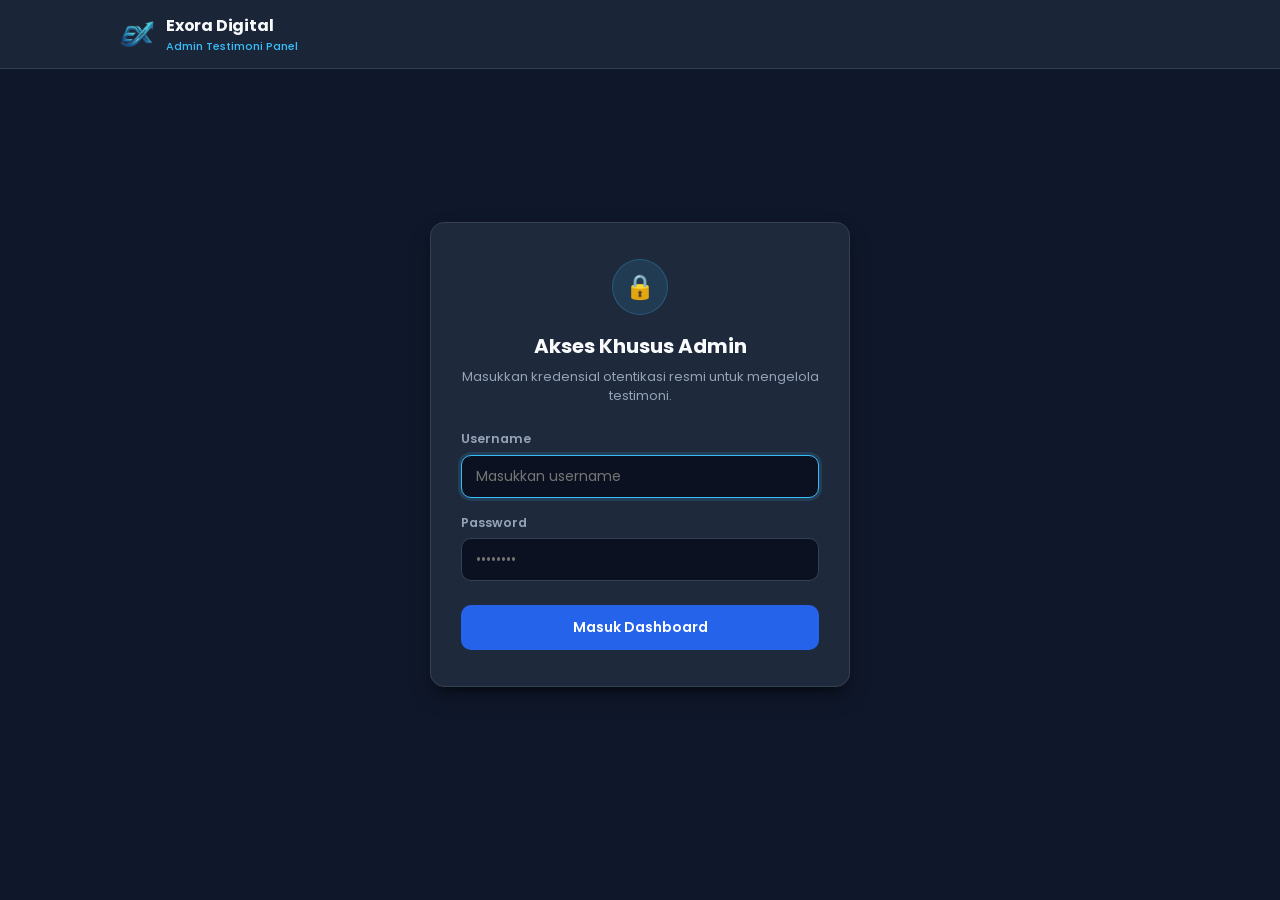
<file: admin.html>
<!DOCTYPE html>
<html lang="id">
<head>
    <meta charset="UTF-8">
    <meta name="viewport" content="width=device-width, initial-scale=1.0, viewport-fit=cover">
    <meta name="robots" content="noindex, nofollow, noarchive, nosnippet">
    <title>Exora Admin | Manajemen Testimoni</title>
    
    <link rel="icon" type="image/png" href="logo.png">
    
    <!-- Google Fonts: Poppins -->
    <link rel="preconnect" href="https://fonts.googleapis.com">
    <link rel="preconnect" href="https://fonts.gstatic.com" crossorigin>
    <link href="https://fonts.googleapis.com/css2?family=Poppins:wght@300;400;500;600;700&display=swap" rel="stylesheet">
    
    <style>
        :root {
            --bg-body: #0F172A;
            --bg-card: #1E293B;
            --bg-card-hover: #26354D;
            --bg-input: #0B1120;
            --border-color: #334155;
            --border-focus: #38BDF8;
            --text-primary: #F8FAFC;
            --text-secondary: #94A3B8;
            --text-muted: #64748B;
            --accent-blue: #38BDF8;
            --accent-green: #10B981;
            --accent-red: #EF4444;
            --radius-md: 10px;
            --radius-lg: 14px;
            --radius-full: 9999px;
            --font-family: 'Poppins', -apple-system, BlinkMacSystemFont, 'Segoe UI', Roboto, sans-serif;
            --shadow-card: 0 10px 25px -5px rgba(0, 0, 0, 0.4), 0 8px 10px -6px rgba(0, 0, 0, 0.4);
        }

        * {
            box-sizing: border-box;
            margin: 0;
            padding: 0;
            font-family: var(--font-family);
        }

        body {
            background-color: var(--bg-body);
            color: var(--text-primary);
            min-height: 100vh;
            display: flex;
            flex-direction: column;
            line-height: 1.5;
            padding-bottom: 60px;
        }

        /* Container */
        .container {
            max-width: 1080px;
            margin: 0 auto;
            padding: 0 20px;
            width: 100%;
        }

        /* Header / Navbar */
        .admin-nav {
            background-color: rgba(30, 41, 59, 0.85);
            backdrop-filter: blur(12px);
            border-bottom: 1px solid var(--border-color);
            position: sticky;
            top: 0;
            z-index: 100;
        }

        .admin-nav-content {
            display: flex;
            align-items: center;
            justify-content: space-between;
            height: 68px;
        }

        .brand-block {
            display: flex;
            align-items: center;
            gap: 12px;
            text-decoration: none;
            color: var(--text-primary);
        }

        .brand-logo-img {
            width: 34px;
            height: 34px;
            border-radius: 8px;
            object-fit: contain;
        }

        .brand-title-wrap {
            display: flex;
            flex-direction: column;
        }

        .brand-title {
            font-size: 16px;
            font-weight: 700;
            letter-spacing: -0.2px;
        }

        .brand-badge {
            font-size: 11px;
            color: var(--accent-blue);
            font-weight: 500;
        }

        .nav-right-actions {
            display: flex;
            align-items: center;
            gap: 12px;
        }

        .btn-logout {
            background: rgba(239, 68, 68, 0.12);
            color: #F87171;
            border: 1px solid rgba(239, 68, 68, 0.3);
            padding: 7px 16px;
            border-radius: var(--radius-md);
            font-size: 13px;
            font-weight: 600;
            cursor: pointer;
            transition: all 0.2s ease;
        }

        .btn-logout:hover {
            background: rgba(239, 68, 68, 0.25);
            color: #FFFFFF;
        }

        /* Authentication View */
        .auth-wrapper {
            display: flex;
            align-items: center;
            justify-content: center;
            flex-grow: 1;
            padding: 40px 20px;
        }

        .auth-card {
            background: var(--bg-card);
            border: 1px solid var(--border-color);
            border-radius: var(--radius-lg);
            padding: 36px 30px;
            width: 100%;
            max-width: 420px;
            box-shadow: var(--shadow-card);
            text-align: center;
        }

        .auth-icon-badge {
            width: 56px;
            height: 56px;
            background: rgba(56, 189, 248, 0.12);
            border: 1px solid rgba(56, 189, 248, 0.25);
            border-radius: 50%;
            display: flex;
            align-items: center;
            justify-content: center;
            margin: 0 auto 16px;
            color: var(--accent-blue);
            font-size: 24px;
        }

        .auth-title {
            font-size: 20px;
            font-weight: 700;
            margin-bottom: 6px;
        }

        .auth-desc {
            font-size: 13px;
            color: var(--text-secondary);
            margin-bottom: 24px;
        }

        .form-group {
            text-align: left;
            margin-bottom: 16px;
        }

        .form-label {
            display: block;
            font-size: 12.5px;
            font-weight: 600;
            color: var(--text-secondary);
            margin-bottom: 6px;
        }

        .form-input, .form-select, .form-textarea {
            width: 100%;
            background: var(--bg-input);
            border: 1px solid var(--border-color);
            border-radius: var(--radius-md);
            padding: 10px 14px;
            color: var(--text-primary);
            font-size: 14px;
            outline: none;
            transition: border-color 0.2s;
        }

        .form-input:focus, .form-select:focus, .form-textarea:focus {
            border-color: var(--border-focus);
            box-shadow: 0 0 0 3px rgba(56, 189, 248, 0.15);
        }

        .btn-submit-login {
            width: 100%;
            background: #2563EB;
            color: #FFFFFF;
            border: none;
            border-radius: var(--radius-md);
            padding: 12px;
            font-size: 14px;
            font-weight: 600;
            cursor: pointer;
            transition: background 0.2s ease;
            margin-top: 8px;
        }

        .btn-submit-login:hover {
            background: #1D4ED8;
        }

        .alert-box {
            padding: 10px 14px;
            border-radius: var(--radius-md);
            font-size: 13px;
            margin-bottom: 16px;
            display: none;
        }

        .alert-danger {
            background: rgba(239, 68, 68, 0.15);
            border: 1px solid rgba(239, 68, 68, 0.4);
            color: #FCA5A5;
        }

        .alert-success {
            background: rgba(16, 185, 129, 0.15);
            border: 1px solid rgba(16, 185, 129, 0.4);
            color: #6EE7B7;
        }

        /* Dashboard Views */
        .dashboard-container {
            margin-top: 30px;
        }

        .dashboard-header {
            margin-bottom: 24px;
        }

        .dashboard-headline {
            font-size: 22px;
            font-weight: 700;
            letter-spacing: -0.3px;
        }

        .dashboard-subheadline {
            font-size: 13.5px;
            color: var(--text-secondary);
        }

        .admin-grid {
            display: grid;
            grid-template-columns: 1fr 1fr;
            gap: 24px;
        }

        @media (max-width: 860px) {
            .admin-grid {
                grid-template-columns: 1fr;
            }
        }

        .card-panel {
            background: var(--bg-card);
            border: 1px solid var(--border-color);
            border-radius: var(--radius-lg);
            padding: 24px;
            box-shadow: var(--shadow-card);
        }

        .panel-title {
            font-size: 17px;
            font-weight: 700;
            margin-bottom: 16px;
            display: flex;
            align-items: center;
            gap: 8px;
        }

        .input-row-inline {
            display: flex;
            gap: 8px;
        }

        .btn-inline-action {
            background: #334155;
            color: var(--text-primary);
            border: 1px solid var(--border-color);
            padding: 0 14px;
            border-radius: var(--radius-md);
            font-size: 12px;
            font-weight: 600;
            white-space: nowrap;
            cursor: pointer;
            transition: all 0.2s;
        }

        .btn-inline-action:hover {
            background: var(--border-focus);
            color: #0F172A;
        }

        /* Dropzone / Upload Area */
        .dropzone-box {
            border: 2px dashed var(--border-color);
            border-radius: var(--radius-md);
            padding: 24px 16px;
            text-align: center;
            background: rgba(11, 17, 32, 0.5);
            cursor: pointer;
            transition: all 0.2s;
            position: relative;
        }

        .dropzone-box:hover, .dropzone-box.dragover {
            border-color: var(--accent-blue);
            background: rgba(56, 189, 248, 0.05);
        }

        .dropzone-icon {
            font-size: 32px;
            margin-bottom: 8px;
        }

        .dropzone-text {
            font-size: 13.5px;
            font-weight: 500;
            color: var(--text-primary);
            margin-bottom: 4px;
        }

        .dropzone-hint {
            font-size: 11.5px;
            color: var(--text-muted);
        }

        .file-hidden-input {
            position: absolute;
            top: 0;
            left: 0;
            width: 100%;
            height: 100%;
            opacity: 0;
            cursor: pointer;
        }

        /* Image Previews Strip */
        .image-preview-grid {
            display: grid;
            grid-template-columns: repeat(auto-fill, minmax(80px, 1fr));
            gap: 10px;
            margin-top: 14px;
        }

        .preview-item {
            position: relative;
            aspect-ratio: 9/16;
            background: #000;
            border-radius: 8px;
            overflow: hidden;
            border: 1px solid var(--border-color);
        }

        .preview-item img {
            width: 100%;
            height: 100%;
            object-fit: cover;
        }

        .btn-remove-img {
            position: absolute;
            top: 4px;
            right: 4px;
            background: rgba(239, 68, 68, 0.85);
            color: white;
            border: none;
            width: 20px;
            height: 20px;
            border-radius: 50%;
            font-size: 11px;
            cursor: pointer;
            display: flex;
            align-items: center;
            justify-content: center;
        }

        .btn-add-testi {
            width: 100%;
            background: var(--accent-green);
            color: #064E3B;
            border: none;
            border-radius: var(--radius-md);
            padding: 12px;
            font-size: 14px;
            font-weight: 700;
            cursor: pointer;
            transition: all 0.2s ease;
            margin-top: 14px;
            display: flex;
            align-items: center;
            justify-content: center;
            gap: 6px;
        }

        .btn-add-testi:hover {
            background: #34D399;
            box-shadow: 0 4px 15px rgba(16, 185, 129, 0.3);
        }

        /* Testimonial List Items */
        .testi-list-wrapper {
            display: flex;
            flex-direction: column;
            gap: 12px;
            max-height: 520px;
            overflow-y: auto;
            padding-right: 4px;
        }

        .testi-list-item {
            background: var(--bg-input);
            border: 1px solid var(--border-color);
            border-radius: var(--radius-md);
            padding: 14px;
            display: flex;
            align-items: flex-start;
            gap: 12px;
            justify-content: space-between;
        }

        .item-main-info {
            display: flex;
            gap: 12px;
            align-items: flex-start;
        }

        .item-thumb-strip {
            display: flex;
            gap: 4px;
        }

        .item-thumb {
            width: 44px;
            height: 64px;
            border-radius: 6px;
            object-fit: cover;
            border: 1px solid var(--border-color);
        }

        .item-details h4 {
            font-size: 14px;
            font-weight: 600;
            color: var(--text-primary);
        }

        .item-tag {
            display: inline-block;
            background: rgba(56, 189, 248, 0.15);
            color: var(--accent-blue);
            font-size: 11px;
            padding: 2px 8px;
            border-radius: 4px;
            font-weight: 500;
            margin: 4px 0;
        }

        .item-date {
            font-size: 11px;
            color: var(--text-muted);
        }

        .item-comment {
            font-size: 12px;
            color: var(--text-secondary);
            margin-top: 4px;
            font-style: italic;
        }

        .btn-delete-item {
            background: transparent;
            color: #EF4444;
            border: 1px solid rgba(239, 68, 68, 0.2);
            padding: 6px 10px;
            border-radius: 6px;
            font-size: 12px;
            cursor: pointer;
            transition: all 0.2s;
        }

        .btn-delete-item:hover {
            background: #EF4444;
            color: white;
        }

        /* Action Center & Push Box */
        .push-helper-box {
            background: linear-gradient(135deg, rgba(30, 41, 59, 0.9), rgba(15, 23, 42, 0.95));
            border: 1px solid rgba(56, 189, 248, 0.3);
            border-radius: var(--radius-lg);
            padding: 22px;
            margin-top: 24px;
        }

        .push-helper-headline {
            font-size: 15px;
            font-weight: 700;
            color: var(--accent-blue);
            margin-bottom: 6px;
            display: flex;
            align-items: center;
            gap: 8px;
        }

        .push-helper-text {
            font-size: 13px;
            color: var(--text-secondary);
            margin-bottom: 16px;
        }

        .action-btn-row {
            display: flex;
            gap: 12px;
            flex-wrap: wrap;
        }

        .btn-download-assets {
            background: #2563EB;
            color: white;
            border: none;
            padding: 10px 18px;
            border-radius: var(--radius-md);
            font-size: 13px;
            font-weight: 600;
            cursor: pointer;
            transition: background 0.2s;
            display: inline-flex;
            align-items: center;
            gap: 6px;
        }

        .btn-download-assets:hover {
            background: #1D4ED8;
        }

        .badge-verified-mini {
            color: var(--accent-green);
            font-size: 11px;
            font-weight: 600;
        }
    </style>
</head>
<body>

    <!-- Admin Navigation -->
    <header class="admin-nav">
        <div class="container admin-nav-content">
            <div class="brand-block">
                <img src="logo.png" alt="Exora Logo" class="brand-logo-img">
                <div class="brand-title-wrap">
                    <span class="brand-title">Exora Digital</span>
                    <span class="brand-badge">Admin Testimoni Panel</span>
                </div>
            </div>
            <div class="nav-right-actions" id="nav-actions" style="display: none;">
                <button type="button" class="btn-logout" id="btn-logout">Keluar (Logout)</button>
            </div>
        </div>
    </header>

    <!-- SECTION 1: AUTHENTICATION SCREEN -->
    <main class="auth-wrapper" id="auth-screen">
        <div class="auth-card">
            <div class="auth-icon-badge">🔒</div>
            <h1 class="auth-title">Akses Khusus Admin</h1>
            <p class="auth-desc">Masukkan kredensial otentikasi resmi untuk mengelola testimoni.</p>

            <div class="alert-box alert-danger" id="login-error-alert">Username atau password salah.</div>

            <form id="login-form" autocomplete="off">
                <div class="form-group">
                    <label class="form-label" for="login-user">Username</label>
                    <input type="text" class="form-input" id="login-user" placeholder="Masukkan username" required autofocus>
                </div>

                <div class="form-group">
                    <label class="form-label" for="login-pass">Password</label>
                    <input type="password" class="form-input" id="login-pass" placeholder="••••••••" required>
                </div>

                <button type="submit" class="btn-submit-login" id="btn-submit-login">Masuk Dashboard</button>
            </form>
        </div>
    </main>

    <!-- SECTION 2: ADMIN DASHBOARD (HIDDEN UNTIL AUTHENTICATED) -->
    <main class="container dashboard-container" id="dashboard-screen" style="display: none;">
        <div class="dashboard-header">
            <h1 class="dashboard-headline">Kelola Testimoni Pelanggan</h1>
            <p class="dashboard-subheadline">Upload screenshot bukti transaksi (multi-foto), sensor nama otomatis, dan kompresi WebP instan.</p>
        </div>

        <div class="admin-grid">
            <!-- Left Column: Add Testimonial Form -->
            <div class="card-panel">
                <h2 class="panel-title"><span>➕</span> Tambah Testimoni Baru</h2>

                <form id="add-testi-form">
                    <div class="form-group">
                        <label class="form-label">Nama Pelanggan</label>
                        <div class="input-row-inline">
                            <input type="text" class="form-input" id="cust-name" placeholder="Misal: Ahmad Santoso" required>
                            <button type="button" class="btn-inline-action" id="btn-auto-mask" title="Sensor nama otomatis dengan bintang">🔒 Sensor Otomatis</button>
                        </div>
                        <small style="font-size: 11px; color: var(--text-muted); margin-top: 4px; display: block;">Format sensor privasi: <code>A***d S*****o</code></small>
                    </div>

                    <div class="form-group">
                        <label class="form-label">Pilihan Paket yang Dibeli</label>
                        <select class="form-select" id="cust-package" required>
                            <option value="Akun Pribadi (18 Bulan)">Akun Pribadi (18 Bulan)</option>
                            <option value="Invite Sharing Family (18 Bulan)">Invite Sharing Family (18 Bulan)</option>
                            <option value="Akun Pribadi 5 TB">Akun Pribadi 5 TB</option>
                            <option value="Family Sharing 5 TB">Family Sharing 5 TB</option>
                        </select>
                    </div>

                    <div style="display: grid; grid-template-columns: 1fr 1fr; gap: 12px;">
                        <div class="form-group">
                            <label class="form-label">Rating</label>
                            <select class="form-select" id="cust-rating">
                                <option value="5">⭐⭐⭐⭐⭐ (5.0 / 5)</option>
                                <option value="4">⭐⭐⭐⭐ (4.0 / 5)</option>
                            </select>
                        </div>
                        <div class="form-group">
                            <label class="form-label">Tanggal Transaksi</label>
                            <input type="text" class="form-input" id="cust-date" required>
                        </div>
                    </div>

                    <div class="form-group">
                        <label class="form-label">Catatan / Ulasan Pelanggan (Opsional)</label>
                        <textarea class="form-textarea" id="cust-comment" rows="2" placeholder="Contoh: Proses cepat banget, langsung aktif 5 TB. Mantap!"></textarea>
                    </div>

                    <!-- Drag & Drop Multi-Image Uploader -->
                    <div class="form-group">
                        <label class="form-label">Screenshot Bukti Transaksi (Bisa 1 atau Lebih)</label>
                        <div class="dropzone-box" id="dropzone">
                            <input type="file" class="file-hidden-input" id="image-file-input" accept="image/png, image/jpeg, image/webp" multiple>
                            <div class="dropzone-icon">📸</div>
                            <div class="dropzone-text">Pilih atau Tarik Screenshot ke Sini</div>
                            <div class="dropzone-hint">Mendukung banyak foto sekaligus (Transfer, Chat WA, Bukti 5TB). Otomatis kompres WebP.</div>
                        </div>

                        <!-- Previews Grid -->
                        <div class="image-preview-grid" id="preview-grid"></div>
                    </div>

                    <button type="submit" class="btn-add-testi" id="btn-submit-testi">
                        <span>✓ Simpan Testimoni</span>
                    </button>
                </form>
            </div>

            <!-- Right Column: Testimonial List -->
            <div class="card-panel">
                <div style="display: flex; justify-content: space-between; align-items: center; margin-bottom: 16px;">
                    <h2 class="panel-title" style="margin-bottom: 0;"><span>📋</span> Daftar Testimoni Aktif</h2>
                    <span id="testi-count-badge" style="font-size: 12px; background: #334155; padding: 3px 8px; border-radius: var(--radius-full);">0 Testimoni</span>
                </div>

                <div class="testi-list-wrapper" id="testi-list-container">
                    <!-- Dynamic Testimonials Rendered Here -->
                </div>
            </div>
        </div>

        <!-- Push & Export Helper Box -->
        <div class="push-helper-box">
            <div class="push-helper-headline">
                <span>🚀</span>
                <span>Pusat Publikasi ke Website (GitHub Live Sync)</span>
            </div>
            <p class="push-helper-text">
                Setelah menambahkan testimoni baru di atas, klik tombol <strong>"Download File Testimoni & Gambar"</strong> lalu beritahukan ke Antigravity: <em>"Tolong push testimoni baru ke GitHub"</em> agar langsung live di <strong>exoradigital.my.id</strong>.
            </p>
            <div class="action-btn-row">
                <button type="button" class="btn-download-assets" id="btn-export-data">
                    <span>📥 Download Data JSON & Gambar WebP</span>
                </button>
            </div>
        </div>
    </main>

    <!-- App Logic Script -->
    <script>
        (function() {
            // Cryptographic Salt & Hash (SHA-256 with Salt for exoradigital:opay2139)
            const SALT = "exora_sec_2026_salt";
            const AUTH_HASH = "2d76e52fac515713149a4ea647ea30a26d6dadae0099ad1e9cad466eed34cdb5";
            const SESSION_KEY = "exora_auth_session_token";
            const STORAGE_KEY = "exora_local_testimonials";

            // State
            let currentTestimonials = [];
            let uploadedWebpImages = []; // Stores { name: string, dataUrl: string, blob: Blob }
            let failedAttempts = 0;
            let lockoutUntil = 0;

            // Elements
            const authScreen = document.getElementById('auth-screen');
            const dashboardScreen = document.getElementById('dashboard-screen');
            const navActions = document.getElementById('nav-actions');
            const loginForm = document.getElementById('login-form');
            const loginErrorAlert = document.getElementById('login-error-alert');
            const btnLogout = document.getElementById('btn-logout');

            const addTestiForm = document.getElementById('add-testi-form');
            const custNameInput = document.getElementById('cust-name');
            const btnAutoMask = document.getElementById('btn-auto-mask');
            const custPackageInput = document.getElementById('cust-package');
            const custRatingInput = document.getElementById('cust-rating');
            const custDateInput = document.getElementById('cust-date');
            const custCommentInput = document.getElementById('cust-comment');
            const imageFileInput = document.getElementById('image-file-input');
            const previewGrid = document.getElementById('preview-grid');
            const testiListContainer = document.getElementById('testi-list-container');
            const testiCountBadge = document.getElementById('testi-count-badge');
            const btnExportData = document.getElementById('btn-export-data');

            // Default Today's Date in Indonesian format
            const indonesianMonths = ['Januari', 'Februari', 'Maret', 'April', 'Mei', 'Juni', 'Juli', 'Agustus', 'September', 'Oktober', 'November', 'Desember'];
            const today = new Date();
            custDateInput.value = `${today.getDate()} ${indonesianMonths[today.getMonth()]} ${today.getFullYear()}`;

            // Helper: Compute SHA-256 Hash using Web Crypto API
            async function computeSha256(text) {
                const encoder = new TextEncoder();
                const data = encoder.encode(text);
                const hashBuffer = await crypto.subtle.digest('SHA-256', data);
                const hashArray = Array.from(new Uint8Array(hashBuffer));
                return hashArray.map(b => b.toString(16).padStart(2, '0')).join('');
            }

            // Check existing session
            async function checkSession() {
                const token = sessionStorage.getItem(SESSION_KEY);
                if (token === AUTH_HASH) {
                    showDashboard();
                } else {
                    showAuth();
                }
            }

            function showAuth() {
                authScreen.style.display = 'flex';
                dashboardScreen.style.display = 'none';
                navActions.style.display = 'none';
            }

            function showDashboard() {
                authScreen.style.display = 'none';
                dashboardScreen.style.display = 'block';
                navActions.style.display = 'flex';
                loadTestimonials();
            }

            // Authentication Handler
            loginForm.addEventListener('submit', async function(e) {
                e.preventDefault();
                const now = Date.now();
                if (now < lockoutUntil) {
                    const remaining = Math.ceil((lockoutUntil - now) / 1000);
                    loginErrorAlert.textContent = `Terlalu banyak percobaan gagal. Silakan coba lagi dalam ${remaining} detik.`;
                    loginErrorAlert.style.display = 'block';
                    return;
                }

                const username = document.getElementById('login-user').value.trim();
                const password = document.getElementById('login-pass').value.trim();

                const combinedInput = SALT + username + ':' + password;
                const inputHash = await computeSha256(combinedInput);

                if (inputHash === AUTH_HASH) {
                    failedAttempts = 0;
                    sessionStorage.setItem(SESSION_KEY, AUTH_HASH);
                    loginErrorAlert.style.display = 'none';
                    showDashboard();
                } else {
                    failedAttempts++;
                    if (failedAttempts >= 4) {
                        lockoutUntil = Date.now() + 180000; // 3 minutes lockout
                        loginErrorAlert.textContent = "Akses dikunci selama 3 menit karena percobaan tidak valid.";
                    } else {
                        loginErrorAlert.textContent = `Username atau password salah. (Percobaan ke-${failedAttempts}/4)`;
                    }
                    loginErrorAlert.style.display = 'block';
                }
            });

            btnLogout.addEventListener('click', function() {
                sessionStorage.removeItem(SESSION_KEY);
                showAuth();
            });

            // Name Auto-Masker (e.g., "Ahmad Santoso" -> "A***d S*****o")
            btnAutoMask.addEventListener('click', function() {
                const rawName = custNameInput.value.trim();
                if (!rawName) return;

                const words = rawName.split(/\s+/);
                const maskedWords = words.map(word => {
                    if (word.length <= 2) return word;
                    if (word.length === 3) return word[0] + '*' + word[2];
                    const stars = '*'.repeat(Math.max(1, word.length - 2));
                    return word[0] + stars + word[word.length - 1];
                });

                custNameInput.value = maskedWords.join(' ');
            });

            // Image Auto-Compressor to WebP using HTML5 Canvas
            async function compressToWebP(file) {
                return new Promise((resolve, reject) => {
                    const reader = new FileReader();
                    reader.onload = function(event) {
                        const img = new Image();
                        img.onload = function() {
                            const canvas = document.createElement('canvas');
                            let width = img.width;
                            let height = img.height;

                            // Scale down if larger than 1200px width for max efficiency
                            const MAX_WIDTH = 1200;
                            if (width > MAX_WIDTH) {
                                height = Math.round((height * MAX_WIDTH) / width);
                                width = MAX_WIDTH;
                            }

                            canvas.width = width;
                            canvas.height = height;
                            const ctx = canvas.getContext('2d');
                            ctx.drawImage(img, 0, 0, width, height);

                            canvas.toBlob(function(blob) {
                                if (!blob) {
                                    resolve(null);
                                    return;
                                }
                                const dataUrl = canvas.toDataURL('image/webp', 0.82);
                                resolve({ blob, dataUrl });
                            }, 'image/webp', 0.82);
                        };
                        img.onerror = reject;
                        img.src = event.target.result;
                    };
                    reader.onerror = reject;
                    reader.readAsDataURL(file);
                });
            }

            // Handle Multi-file selection & Drag/Drop
            imageFileInput.addEventListener('change', async function(e) {
                const files = Array.from(e.target.files);
                for (const file of files) {
                    if (!file.type.startsWith('image/')) continue;
                    const compressed = await compressToWebP(file);
                    if (compressed) {
                        const filename = `testi-${Date.now()}-${uploadedWebpImages.length + 1}.webp`;
                        uploadedWebpImages.push({
                            name: filename,
                            dataUrl: compressed.dataUrl,
                            blob: compressed.blob
                        });
                    }
                }
                renderImagePreviews();
                imageFileInput.value = '';
            });

            function renderImagePreviews() {
                previewGrid.innerHTML = '';
                uploadedWebpImages.forEach((imgObj, idx) => {
                    const item = document.createElement('div');
                    item.className = 'preview-item';
                    
                    const img = document.createElement('img');
                    img.src = imgObj.dataUrl;
                    
                    const btnRemove = document.createElement('button');
                    btnRemove.className = 'btn-remove-img';
                    btnRemove.type = 'button';
                    btnRemove.textContent = '✕';
                    btnRemove.onclick = () => {
                        uploadedWebpImages.splice(idx, 1);
                        renderImagePreviews();
                    };

                    item.appendChild(img);
                    item.appendChild(btnRemove);
                    previewGrid.appendChild(item);
                });
            }

            // Load Testimonials Data (from file/storage)
            async function loadTestimonials() {
                const localData = localStorage.getItem(STORAGE_KEY);
                if (localData) {
                    try {
                        currentTestimonials = JSON.parse(localData);
                        renderTestimonialsList();
                        return;
                    } catch (e) {
                        console.error(e);
                    }
                }

                try {
                    const res = await fetch('data/testimonials.json');
                    if (res.ok) {
                        currentTestimonials = await res.json();
                        localStorage.setItem(STORAGE_KEY, JSON.stringify(currentTestimonials));
                    }
                } catch (err) {
                    console.log('Using local state', err);
                }
                renderTestimonialsList();
            }

            function renderTestimonialsList() {
                testiListContainer.innerHTML = '';
                testiCountBadge.textContent = `${currentTestimonials.length} Testimoni`;

                if (currentTestimonials.length === 0) {
                    testiListContainer.innerHTML = '<p style="color: var(--text-muted); font-size: 13px; text-align: center; padding: 20px;">Belum ada testimoni.</p>';
                    return;
                }

                currentTestimonials.forEach((item, index) => {
                    const div = document.createElement('div');
                    div.className = 'testi-list-item';

                    const mainInfo = document.createElement('div');
                    mainInfo.className = 'item-main-info';

                    // Thumbnail strip
                    const thumbStrip = document.createElement('div');
                    thumbStrip.className = 'item-thumb-strip';
                    const imgList = item.images || (item.image ? [item.image] : []);
                    imgList.forEach(src => {
                        const img = document.createElement('img');
                        img.src = src;
                        img.className = 'item-thumb';
                        img.alt = item.name;
                        thumbStrip.appendChild(img);
                    });

                    // Details
                    const details = document.createElement('div');
                    details.className = 'item-details';

                    const nameEl = document.createElement('h4');
                    nameEl.textContent = item.name;

                    const tagEl = document.createElement('span');
                    tagEl.className = 'item-tag';
                    tagEl.textContent = item.package;

                    const dateEl = document.createElement('div');
                    dateEl.className = 'item-date';
                    dateEl.textContent = `${item.date} • ${'⭐'.repeat(item.rating || 5)}`;

                    details.appendChild(nameEl);
                    details.appendChild(tagEl);
                    details.appendChild(dateEl);

                    if (item.comment) {
                        const commentEl = document.createElement('div');
                        commentEl.className = 'item-comment';
                        commentEl.textContent = `“${item.comment}”`;
                        details.appendChild(commentEl);
                    }

                    mainInfo.appendChild(thumbStrip);
                    mainInfo.appendChild(details);

                    // Delete Action
                    const btnDelete = document.createElement('button');
                    btnDelete.className = 'btn-delete-item';
                    btnDelete.textContent = 'Hapus';
                    btnDelete.onclick = () => {
                        if (confirm(`Hapus testimoni dari "${item.name}"?`)) {
                            currentTestimonials.splice(index, 1);
                            localStorage.setItem(STORAGE_KEY, JSON.stringify(currentTestimonials));
                            renderTestimonialsList();
                        }
                    };

                    div.appendChild(mainInfo);
                    div.appendChild(btnDelete);
                    testiListContainer.appendChild(div);
                });
            }

            // Add Testimonial Form Submit
            addTestiForm.addEventListener('submit', function(e) {
                e.preventDefault();
                const name = custNameInput.value.trim();
                const pkg = custPackageInput.value;
                const rating = parseInt(custRatingInput.value, 10);
                const date = custDateInput.value.trim();
                const comment = custCommentInput.value.trim();

                const imagePaths = [];
                if (uploadedWebpImages.length > 0) {
                    uploadedWebpImages.forEach(img => {
                        imagePaths.push(`assets/testimonials/${img.name}`);
                    });
                } else {
                    imagePaths.push('assets/testimonials/testi-01.webp');
                }

                const newTestimonial = {
                    id: `exora-t-${Date.now()}`,
                    name: name,
                    package: pkg,
                    rating: rating,
                    date: date,
                    images: imagePaths,
                    verified: true,
                    comment: comment
                };

                currentTestimonials.unshift(newTestimonial);
                localStorage.setItem(STORAGE_KEY, JSON.stringify(currentTestimonials));
                renderTestimonialsList();

                // Trigger automatic download of new WebP images
                uploadedWebpImages.forEach(img => {
                    const a = document.createElement('a');
                    a.href = URL.createObjectURL(img.blob);
                    a.download = img.name;
                    document.body.appendChild(a);
                    a.click();
                    document.body.removeChild(a);
                });

                // Reset inputs
                custNameInput.value = '';
                custCommentInput.value = '';
                uploadedWebpImages = [];
                renderImagePreviews();

                alert('Testimoni berhasil ditambahkan! File gambar .webp otomatis terunduh.');
            });

            // Export Data JSON
            btnExportData.addEventListener('click', function() {
                const dataStr = JSON.stringify(currentTestimonials, null, 2);
                const blob = new Blob([dataStr], { type: 'application/json' });
                const url = URL.createObjectURL(blob);
                const a = document.createElement('a');
                a.href = url;
                a.download = 'testimonials.json';
                document.body.appendChild(a);
                a.click();
                document.body.removeChild(a);
                URL.revokeObjectURL(url);
            });

            // Init
            checkSession();
        })();
    </script>
</body>
</html>
</file>
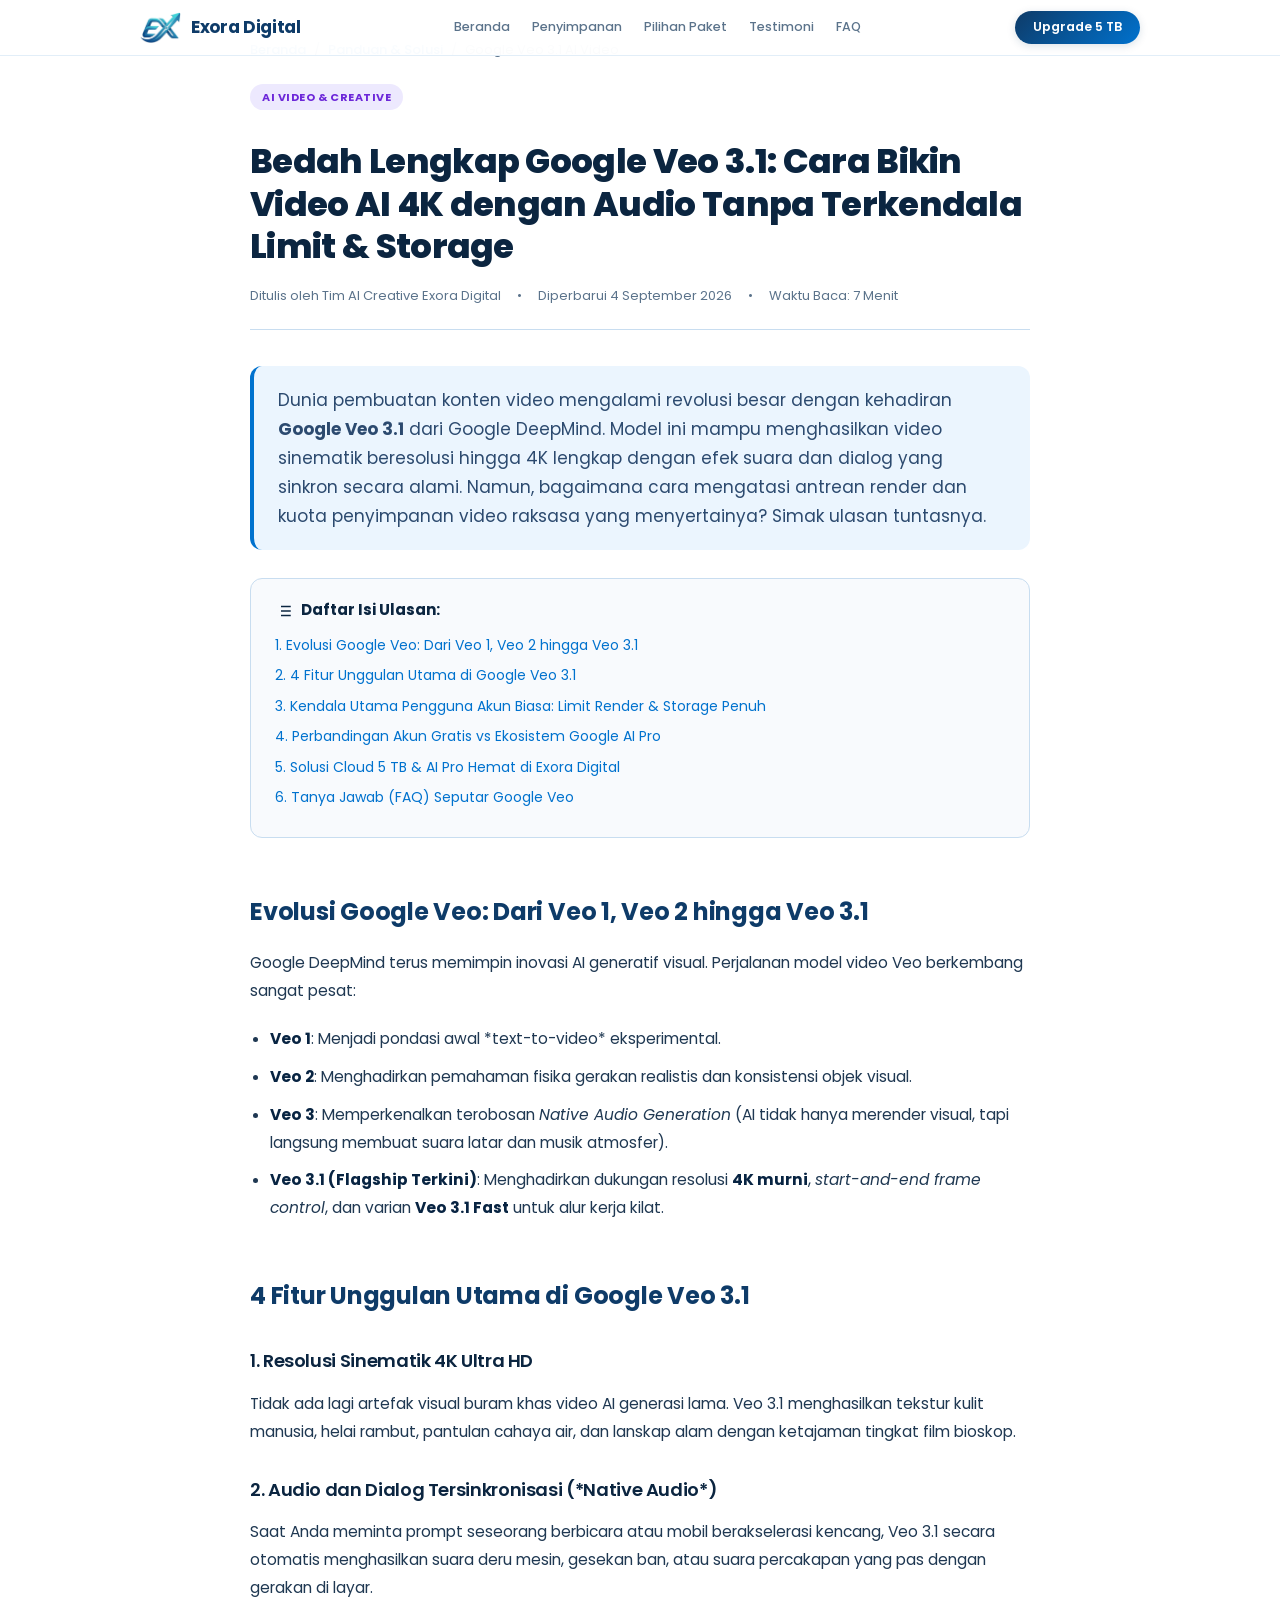
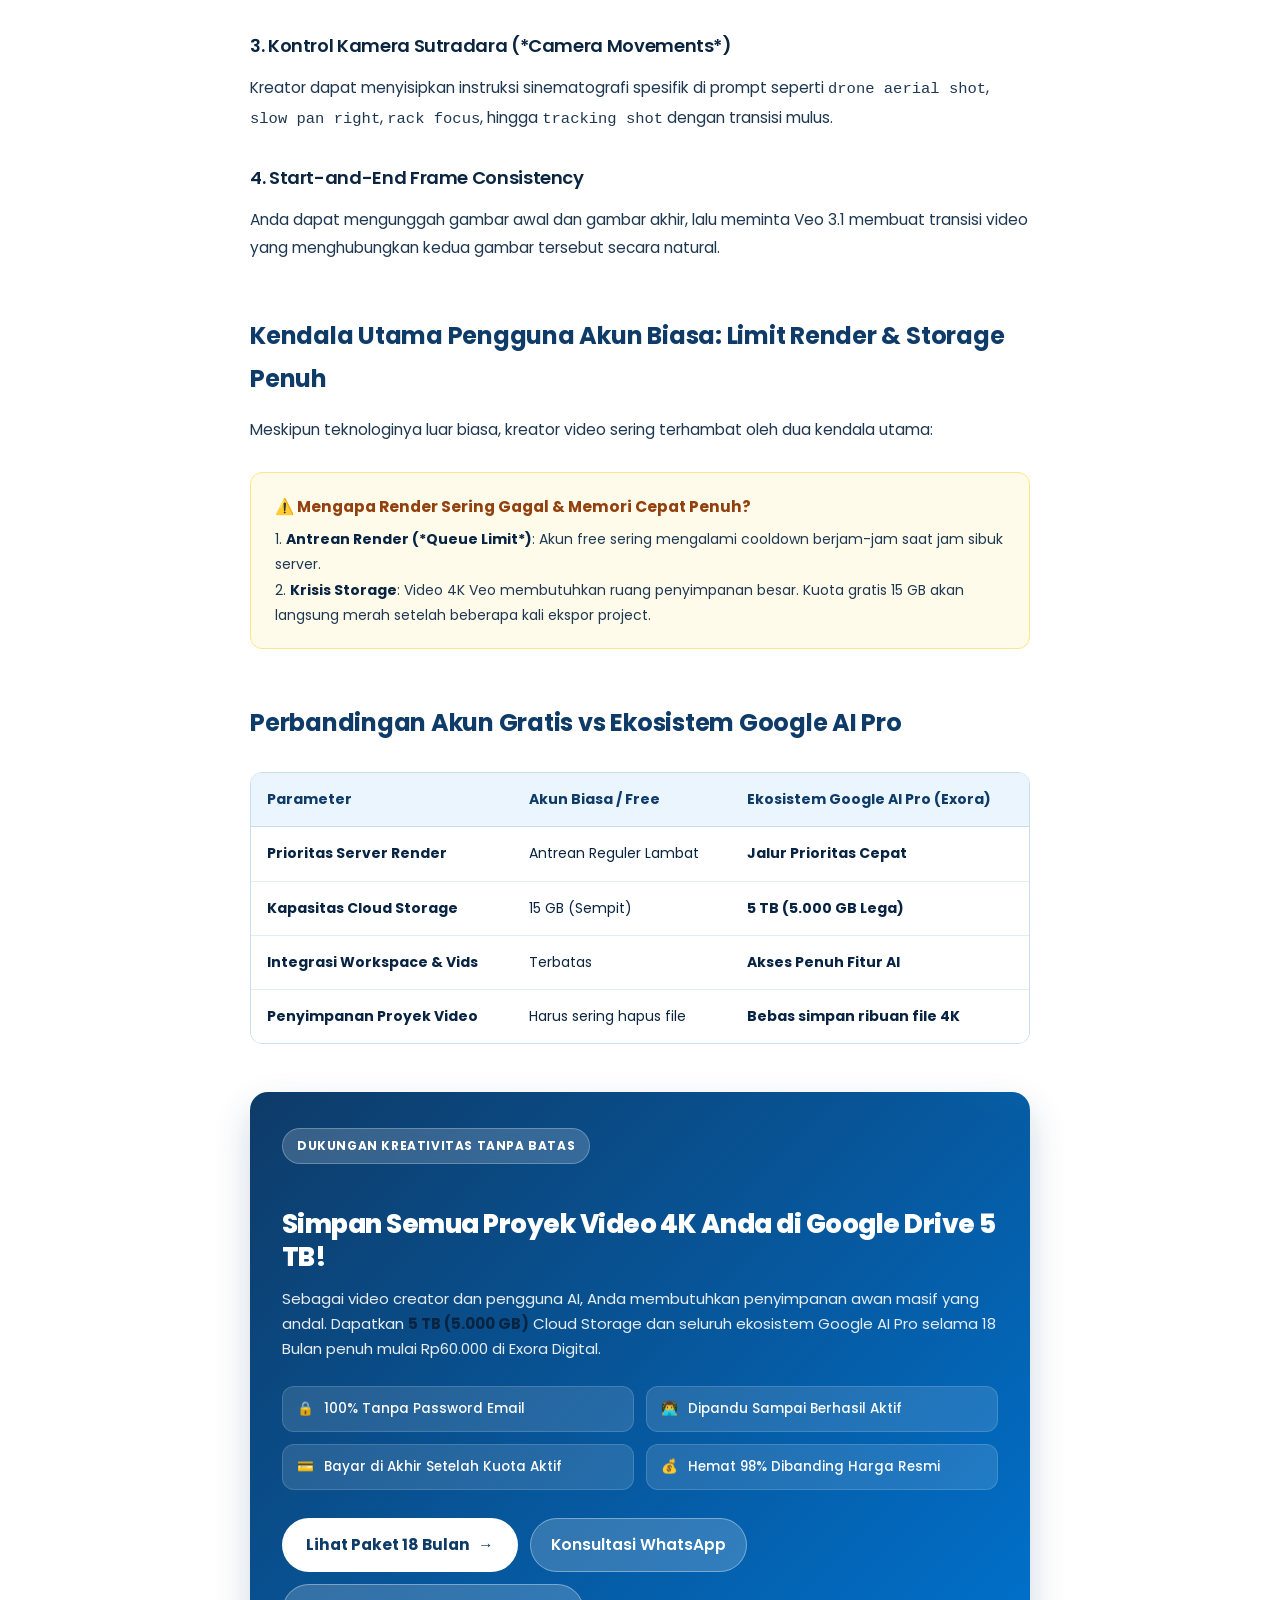
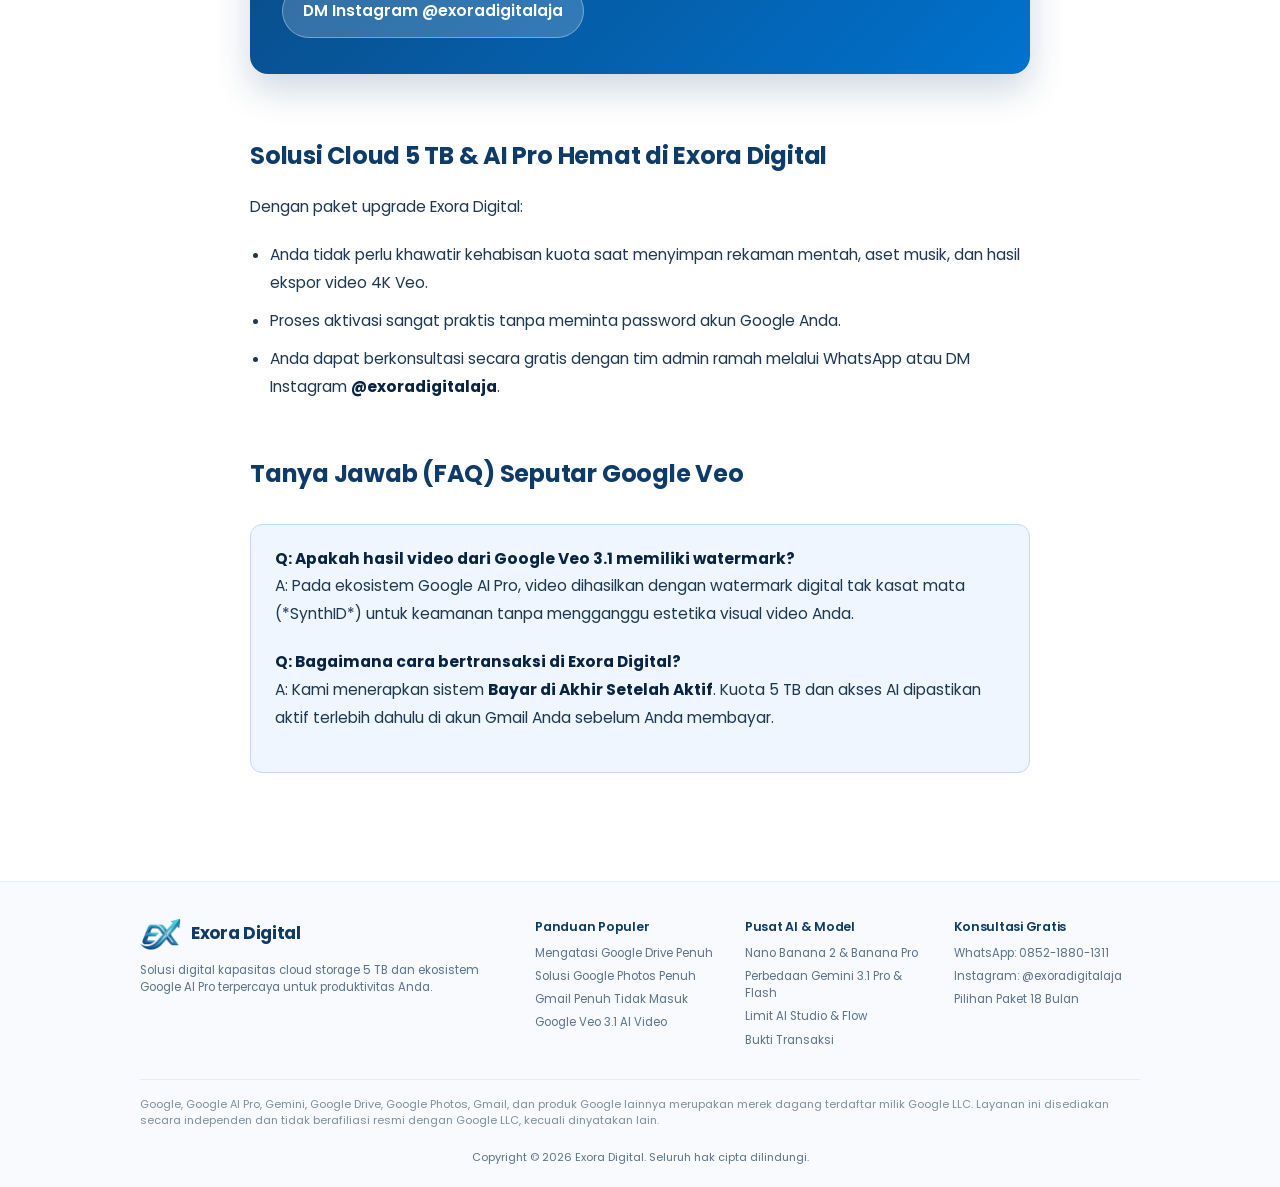
<file: bedah-google-veo-3-ai-video-generator.html>
<!DOCTYPE html>
<html lang="id">

<head>
    <meta charset="UTF-8">
    <meta name="viewport" content="width=device-width, initial-scale=1.0, viewport-fit=cover">

    <!-- Primary SEO Meta Tags -->
    <title>Bedah Lengkap Google Veo 3.1: Cara Bikin Video AI 4K dengan Audio Tanpa Terkendala Limit & Storage | Exora Digital</title>
    <meta name="title" content="Bedah Lengkap Google Veo 3.1: Cara Bikin Video AI 4K dengan Audio Tanpa Terkendala Limit & Storage | Exora Digital">
    <meta name="description"
        content="Ulasan lengkap Google Veo 3.1 AI Video Generator: fitur video 4K sinematik, audio sinkron otomatis, perbandingan akun biasa vs Google AI Pro, dan solusi penyimpanan 5 TB.">
    <meta name="keywords"
        content="google veo 3.1 video ai, cara menggunakan google veo 4k, limit render video google veo, ai generator video google deepmind, prompt veo video, upgrade google ai pro 5tb, exora digital">
    <meta name="robots" content="index, follow">
    <meta name="author" content="Exora Digital">
    <link rel="canonical" href="https://exoradigital.my.id/bedah-google-veo-3-ai-video-generator.html">

    <!-- Favicon & Icons -->
    <link rel="icon" type="image/png" href="logo.png">
    <link rel="apple-touch-icon" href="logo.png">

    <!-- Open Graph / WhatsApp Preview -->
    <meta property="og:type" content="article">
    <meta property="og:site_name" content="Exora Digital">
    <meta property="og:title" content="Bedah Lengkap Google Veo 3.1: Cara Bikin Video AI 4K dengan Audio Tanpa Terkendala Limit">
    <meta property="og:description"
        content="Panduan menyeluruh model video AI Google Veo 3.1. Ketahui cara bypass antrean render dan simpan aset video raksasa di Cloud 5 TB.">
    <meta property="og:image" content="https://exoradigital.my.id/logo.png">
    <meta property="og:url" content="https://exoradigital.my.id/bedah-google-veo-3-ai-video-generator.html">

    <!-- Structured Data (JSON-LD) -->
    <script type="application/ld+json">
    {
      "@context": "https://schema.org",
      "@graph": [
        {
          "@type": "BreadcrumbList",
          "itemListElement": [
            {
              "@type": "ListItem",
              "position": 1,
              "name": "Beranda",
              "item": "https://exoradigital.my.id/"
            },
            {
              "@type": "ListItem",
              "position": 2,
              "name": "Panduan",
              "item": "https://exoradigital.my.id/#panduan"
            },
            {
              "@type": "ListItem",
              "position": 3,
              "name": "Google Veo 3.1 AI Video",
              "item": "https://exoradigital.my.id/bedah-google-veo-3-ai-video-generator.html"
            }
          ]
        },
        {
          "@type": "Article",
          "headline": "Bedah Lengkap Google Veo 3.1: Cara Bikin Video AI 4K dengan Audio Tanpa Terkendala Limit & Storage",
          "image": "https://exoradigital.my.id/logo.png",
          "author": {
            "@type": "Organization",
            "name": "Exora Digital",
            "url": "https://exoradigital.my.id/"
          },
          "publisher": {
            "@type": "Organization",
            "name": "Exora Digital",
            "logo": {
              "@type": "ImageObject",
              "url": "https://exoradigital.my.id/logo.png"
            }
          },
          "datePublished": "2026-09-03",
          "dateModified": "2026-09-04",
          "description": "Panduan mendalam mengenai teknologi AI Video Google Veo 3.1, kemampuan audio terintegrasi, dan solusi kuota prioritas Google AI Pro."
        },
        {
          "@type": "FAQPage",
          "mainEntity": [
            {
              "@type": "Question",
              "name": "Apa keunggulan utama Google Veo 3.1 dibanding model AI video lainnya?",
              "acceptedAnswer": {
                "@type": "Answer",
                "text": "Google Veo 3.1 mendukung output hingga resolusi 4K dengan kemampuan Native Synchronized Audio (efek suara dan dialog yang sinkron otomatis) serta pemahaman fisika gerak dan kontrol sudut kamera sinematik."
              }
            },
            {
              "@type": "Question",
              "name": "Mengapa akun gratis sering mengalami limit render saat menggunakan Veo?",
              "acceptedAnswer": {
                "@type": "Answer",
                "text": "Komputasi render video berbasis difusi memerlukan resource GPU yang sangat besar. Akun gratis dibatasi dengan antrean reguler dan jatah kredit render harian yang sangat minim."
              }
            },
            {
              "@type": "Question",
              "name": "Mengapa butuh penyimpanan 5 TB untuk produksi video AI Veo?",
              "acceptedAnswer": {
                "@type": "Answer",
                "text": "File video mentah resolusi 4K dan aset generasi AI berukuran ratusan MB hingga gigabyte per klip. Kuota gratis 15 GB akan penuh hanya dalam beberapa kali eksperimen."
              }
            }
          ]
        }
      ]
    }
    </script>

    <!-- Google Fonts: Poppins -->
    <link rel="preconnect" href="https://fonts.googleapis.com">
    <link rel="preconnect" href="https://fonts.gstatic.com" crossorigin>
    <link href="https://fonts.googleapis.com/css2?family=Poppins:wght@300;400;500;600;700;800&display=swap"
        rel="stylesheet">
    <link rel="stylesheet" href="styles.css?v=3.0">
</head>

<body>

    <!-- Global Navigation -->
    <nav class="navbar" id="globalnav">
        <div class="container nav-content">
            <a href="index.html" class="nav-brand">
                <img src="logo.png" alt="Exora Digital Logo" class="brand-logo-img">
                <span class="nav-brand-text">Exora Digital</span>
            </a>
            <div class="nav-links">
                <a href="index.html" class="nav-link">Beranda</a>
                <a href="index.html#notification" class="nav-link">Penyimpanan</a>
                <a href="index.html#pricing" class="nav-link">Pilihan Paket</a>
                <a href="testimoni.html" class="nav-link">Testimoni</a>
                <a href="index.html#faq" class="nav-link">FAQ</a>
            </div>
            <a href="index.html#pricing" class="nav-cta">Upgrade 5 TB</a>
        </div>
    </nav>

    <!-- ARTICLE MAIN CONTAINER -->
    <main class="article-page-wrap">
        <!-- Breadcrumbs -->
        <nav class="article-breadcrumb" aria-label="Breadcrumb">
            <a href="index.html">Beranda</a>
            <span>/</span>
            <a href="index.html#panduan">Panduan & Solusi</a>
            <span>/</span>
            <span>Google Veo 3.1 AI Video</span>
        </nav>

        <!-- Article Header -->
        <header class="article-header">
            <span class="article-card-tag tag-ai">AI Video & Creative</span>
            <h1 class="article-headline">Bedah Lengkap Google Veo 3.1: Cara Bikin Video AI 4K dengan Audio Tanpa Terkendala Limit & Storage</h1>
            <div class="article-meta-row">
                <span>Ditulis oleh Tim AI Creative Exora Digital</span>
                <span>•</span>
                <span>Diperbarui 4 September 2026</span>
                <span>•</span>
                <span>Waktu Baca: 7 Menit</span>
            </div>
        </header>

        <!-- Lead Highlight -->
        <div class="article-lead">
            Dunia pembuatan konten video mengalami revolusi besar dengan kehadiran <strong>Google Veo 3.1</strong> dari Google DeepMind. Model ini mampu menghasilkan video sinematik beresolusi hingga 4K lengkap dengan efek suara dan dialog yang sinkron secara alami. Namun, bagaimana cara mengatasi antrean render dan kuota penyimpanan video raksasa yang menyertainya? Simak ulasan tuntasnya.
        </div>

        <!-- Table of Contents -->
        <div class="article-toc">
            <div class="article-toc-title">
                <svg width="18" height="18" viewBox="0 0 24 24" fill="none" stroke="currentColor" stroke-width="2">
                    <line x1="8" y1="6" x2="21" y2="6"></line>
                    <line x1="8" y1="12" x2="21" y2="12"></line>
                    <line x1="8" y1="18" x2="21" y2="18"></line>
                    <line x1="3" y1="6" x2="3.01" y2="6"></line>
                    <line x1="3" y1="12" x2="3.01" y2="12"></line>
                    <line x1="3" y1="18" x2="3.01" y2="18"></line>
                </svg>
                <span>Daftar Isi Ulasan:</span>
            </div>
            <ul class="article-toc-list">
                <li><a href="#apa-itu-veo">1. Evolusi Google Veo: Dari Veo 1, Veo 2 hingga Veo 3.1</a></li>
                <li><a href="#fitur-unggulan">2. 4 Fitur Unggulan Utama di Google Veo 3.1</a></li>
                <li><a href="#kendala-akun-biasa">3. Kendala Utama Pengguna Akun Biasa: Limit Render & Storage Penuh</a></li>
                <li><a href="#tabel-komparasi">4. Perbandingan Akun Gratis vs Ekosistem Google AI Pro</a></li>
                <li><a href="#solusi-exora">5. Solusi Cloud 5 TB & AI Pro Hemat di Exora Digital</a></li>
                <li><a href="#faq">6. Tanya Jawab (FAQ) Seputar Google Veo</a></li>
            </ul>
        </div>

        <!-- Article Body -->
        <article class="article-body">
            <h2 id="apa-itu-veo">Evolusi Google Veo: Dari Veo 1, Veo 2 hingga Veo 3.1</h2>
            <p>
                Google DeepMind terus memimpin inovasi AI generatif visual. Perjalanan model video Veo berkembang sangat pesat:
            </p>
            <ul>
                <li><strong>Veo 1</strong>: Menjadi pondasi awal *text-to-video* eksperimental.</li>
                <li><strong>Veo 2</strong>: Menghadirkan pemahaman fisika gerakan realistis dan konsistensi objek visual.</li>
                <li><strong>Veo 3</strong>: Memperkenalkan terobosan <em>Native Audio Generation</em> (AI tidak hanya merender visual, tapi langsung membuat suara latar dan musik atmosfer).</li>
                <li><strong>Veo 3.1 (Flagship Terkini)</strong>: Menghadirkan dukungan resolusi <strong>4K murni</strong>, <em>start-and-end frame control</em>, dan varian <strong>Veo 3.1 Fast</strong> untuk alur kerja kilat.</li>
            </ul>

            <h2 id="fitur-unggulan">4 Fitur Unggulan Utama di Google Veo 3.1</h2>
            
            <h3>1. Resolusi Sinematik 4K Ultra HD</h3>
            <p>
                Tidak ada lagi artefak visual buram khas video AI generasi lama. Veo 3.1 menghasilkan tekstur kulit manusia, helai rambut, pantulan cahaya air, dan lanskap alam dengan ketajaman tingkat film bioskop.
            </p>

            <h3>2. Audio dan Dialog Tersinkronisasi (*Native Audio*)</h3>
            <p>
                Saat Anda meminta prompt seseorang berbicara atau mobil berakselerasi kencang, Veo 3.1 secara otomatis menghasilkan suara deru mesin, gesekan ban, atau suara percakapan yang pas dengan gerakan di layar.
            </p>

            <h3>3. Kontrol Kamera Sutradara (*Camera Movements*)</h3>
            <p>
                Kreator dapat menyisipkan instruksi sinematografi spesifik di prompt seperti <code>drone aerial shot</code>, <code>slow pan right</code>, <code>rack focus</code>, hingga <code>tracking shot</code> dengan transisi mulus.
            </p>

            <h3>4. Start-and-End Frame Consistency</h3>
            <p>
                Anda dapat mengunggah gambar awal dan gambar akhir, lalu meminta Veo 3.1 membuat transisi video yang menghubungkan kedua gambar tersebut secara natural.
            </p>

            <h2 id="kendala-akun-biasa">Kendala Utama Pengguna Akun Biasa: Limit Render & Storage Penuh</h2>
            <p>
                Meskipun teknologinya luar biasa, kreator video sering terhambat oleh dua kendala utama:
            </p>
            <div class="callout-box warning">
                <div class="callout-title">⚠️ Mengapa Render Sering Gagal & Memori Cepat Penuh?</div>
                <p style="margin:0; font-size:14px;">
                    1. <strong>Antrean Render (*Queue Limit*)</strong>: Akun free sering mengalami cooldown berjam-jam saat jam sibuk server.<br>
                    2. <strong>Krisis Storage</strong>: Video 4K Veo membutuhkan ruang penyimpanan besar. Kuota gratis 15 GB akan langsung merah setelah beberapa kali ekspor project.
                </p>
            </div>

            <h2 id="tabel-komparasi">Perbandingan Akun Gratis vs Ekosistem Google AI Pro</h2>
            <div class="table-responsive">
                <table class="article-table">
                    <thead>
                        <tr>
                            <th>Parameter</th>
                            <th>Akun Biasa / Free</th>
                            <th>Ekosistem Google AI Pro (Exora)</th>
                        </tr>
                    </thead>
                    <tbody>
                        <tr>
                            <td><strong>Prioritas Server Render</strong></td>
                            <td>Antrean Reguler Lambat</td>
                            <td><strong>Jalur Prioritas Cepat</strong></td>
                        </tr>
                        <tr>
                            <td><strong>Kapasitas Cloud Storage</strong></td>
                            <td>15 GB (Sempit)</td>
                            <td><strong>5 TB (5.000 GB Lega)</strong></td>
                        </tr>
                        <tr>
                            <td><strong>Integrasi Workspace & Vids</strong></td>
                            <td>Terbatas</td>
                            <td><strong>Akses Penuh Fitur AI</strong></td>
                        </tr>
                        <tr>
                            <td><strong>Penyimpanan Proyek Video</strong></td>
                            <td>Harus sering hapus file</td>
                            <td><strong>Bebas simpan ribuan file 4K</strong></td>
                        </tr>
                    </tbody>
                </table>
            </div>

            <!-- HIGH-CONVERTING CONVERSION CARD -->
            <section class="article-conversion-card" id="upgrade-cta">
                <span class="article-conversion-badge">DUKUNGAN KREATIVITAS TANPA BATAS</span>
                <h3>Simpan Semua Proyek Video 4K Anda di Google Drive 5 TB!</h3>
                <p>
                    Sebagai video creator dan pengguna AI, Anda membutuhkan penyimpanan awan masif yang andal. Dapatkan <strong>5 TB (5.000 GB)</strong> Cloud Storage dan seluruh ekosistem Google AI Pro selama 18 Bulan penuh mulai Rp60.000 di Exora Digital.
                </p>

                <div class="article-usp-grid">
                    <div class="article-usp-item">
                        <span>🔒</span>
                        <span>100% Tanpa Password Email</span>
                    </div>
                    <div class="article-usp-item">
                        <span>👨‍💻</span>
                        <span>Dipandu Sampai Berhasil Aktif</span>
                    </div>
                    <div class="article-usp-item">
                        <span>💳</span>
                        <span>Bayar di Akhir Setelah Kuota Aktif</span>
                    </div>
                    <div class="article-usp-item">
                        <span>💰</span>
                        <span>Hemat 98% Dibanding Harga Resmi</span>
                    </div>
                </div>

                <div class="article-cta-btn-group">
                    <a href="index.html#pricing" class="article-cta-btn-primary">
                        <span>Lihat Paket 18 Bulan</span>
                        <span>→</span>
                    </a>
                    <a href="https://wa.me/6285218801311?text=Halo%20Exora%20Digital,%20saya%20tertarik%20upgrade%20Google%20AI%20Pro%20untuk%20produksi%20video"
                        target="_blank" rel="noopener" class="article-cta-btn-secondary">
                        <span>Konsultasi WhatsApp</span>
                    </a>
                    <a href="https://instagram.com/exoradigitalaja" target="_blank" rel="noopener" class="article-cta-btn-secondary">
                        <span>DM Instagram @exoradigitalaja</span>
                    </a>
                </div>
            </section>

            <h2 id="solusi-exora">Solusi Cloud 5 TB & AI Pro Hemat di Exora Digital</h2>
            <p>
                Dengan paket upgrade Exora Digital:
            </p>
            <ul>
                <li>Anda tidak perlu khawatir kehabisan kuota saat menyimpan rekaman mentah, aset musik, dan hasil ekspor video 4K Veo.</li>
                <li>Proses aktivasi sangat praktis tanpa meminta password akun Google Anda.</li>
                <li>Anda dapat berkonsultasi secara gratis dengan tim admin ramah melalui WhatsApp atau DM Instagram <strong>@exoradigitalaja</strong>.</li>
            </ul>

            <h2 id="faq">Tanya Jawab (FAQ) Seputar Google Veo</h2>
            <div class="callout-box info">
                <p><strong>Q: Apakah hasil video dari Google Veo 3.1 memiliki watermark?</strong><br>
                A: Pada ekosistem Google AI Pro, video dihasilkan dengan watermark digital tak kasat mata (*SynthID*) untuk keamanan tanpa mengganggu estetika visual video Anda.</p>
                
                <p style="margin-top:14px;"><strong>Q: Bagaimana cara bertransaksi di Exora Digital?</strong><br>
                A: Kami menerapkan sistem <strong>Bayar di Akhir Setelah Aktif</strong>. Kuota 5 TB dan akses AI dipastikan aktif terlebih dahulu di akun Gmail Anda sebelum Anda membayar.</p>
            </div>
        </article>
    </main>

    <!-- Global Footer -->
    <footer class="footer-clean">
        <div class="container">
            <div class="footer-navs">
                <div class="footer-col">
                    <div class="footer-brand-wrap">
                        <img src="logo.png" alt="Exora Digital Logo" class="brand-logo-img">
                        <span class="brand-title-text">Exora Digital</span>
                    </div>
                    <p style="margin-bottom: 12px;">Solusi digital kapasitas cloud storage 5 TB dan ekosistem Google AI Pro terpercaya untuk produktivitas Anda.</p>
                </div>
                <div class="footer-col">
                    <h4>Panduan Populer</h4>
                    <ul>
                        <li><a href="panduan-mengatasi-google-drive-penuh.html">Mengatasi Google Drive Penuh</a></li>
                        <li><a href="solusi-penyimpanan-google-foto-penuh.html">Solusi Google Photos Penuh</a></li>
                        <li><a href="cara-mengatasi-gmail-penuh-tidak-bisa-terima-email.html">Gmail Penuh Tidak Masuk</a></li>
                        <li><a href="bedah-google-veo-3-ai-video-generator.html">Google Veo 3.1 AI Video</a></li>
                    </ul>
                </div>
                <div class="footer-col">
                    <h4>Pusat AI & Model</h4>
                    <ul>
                        <li><a href="mengenal-nano-banana-2-dan-banana-pro-gemini.html">Nano Banana 2 & Banana Pro</a></li>
                        <li><a href="perbedaan-gemini-3-pro-flash-nano-model-google.html">Perbedaan Gemini 3.1 Pro & Flash</a></li>
                        <li><a href="panduan-mengatasi-rate-limit-google-ai-studio-flow.html">Limit AI Studio & Flow</a></li>
                        <li><a href="testimoni.html">Bukti Transaksi</a></li>
                    </ul>
                </div>
                <div class="footer-col">
                    <h4>Konsultasi Gratis</h4>
                    <ul>
                        <li><a href="https://wa.me/6285218801311" target="_blank" rel="noopener">WhatsApp: 0852-1880-1311</a></li>
                        <li><a href="https://instagram.com/exoradigitalaja" target="_blank" rel="noopener">Instagram: @exoradigitalaja</a></li>
                        <li><a href="index.html#pricing">Pilihan Paket 18 Bulan</a></li>
                    </ul>
                </div>
            </div>

            <div class="footer-disclaimer-text">
                Google, Google AI Pro, Gemini, Google Drive, Google Photos, Gmail, dan produk Google lainnya merupakan merek dagang terdaftar milik Google LLC. Layanan ini disediakan secara independen dan tidak berafiliasi resmi dengan Google LLC, kecuali dinyatakan lain.
            </div>

            <div class="footer-row-bottom">
                <div>Copyright &copy; 2026 Exora Digital. Seluruh hak cipta dilindungi.</div>
            </div>
        </div>
    </footer>

</body>

</html>
</file>
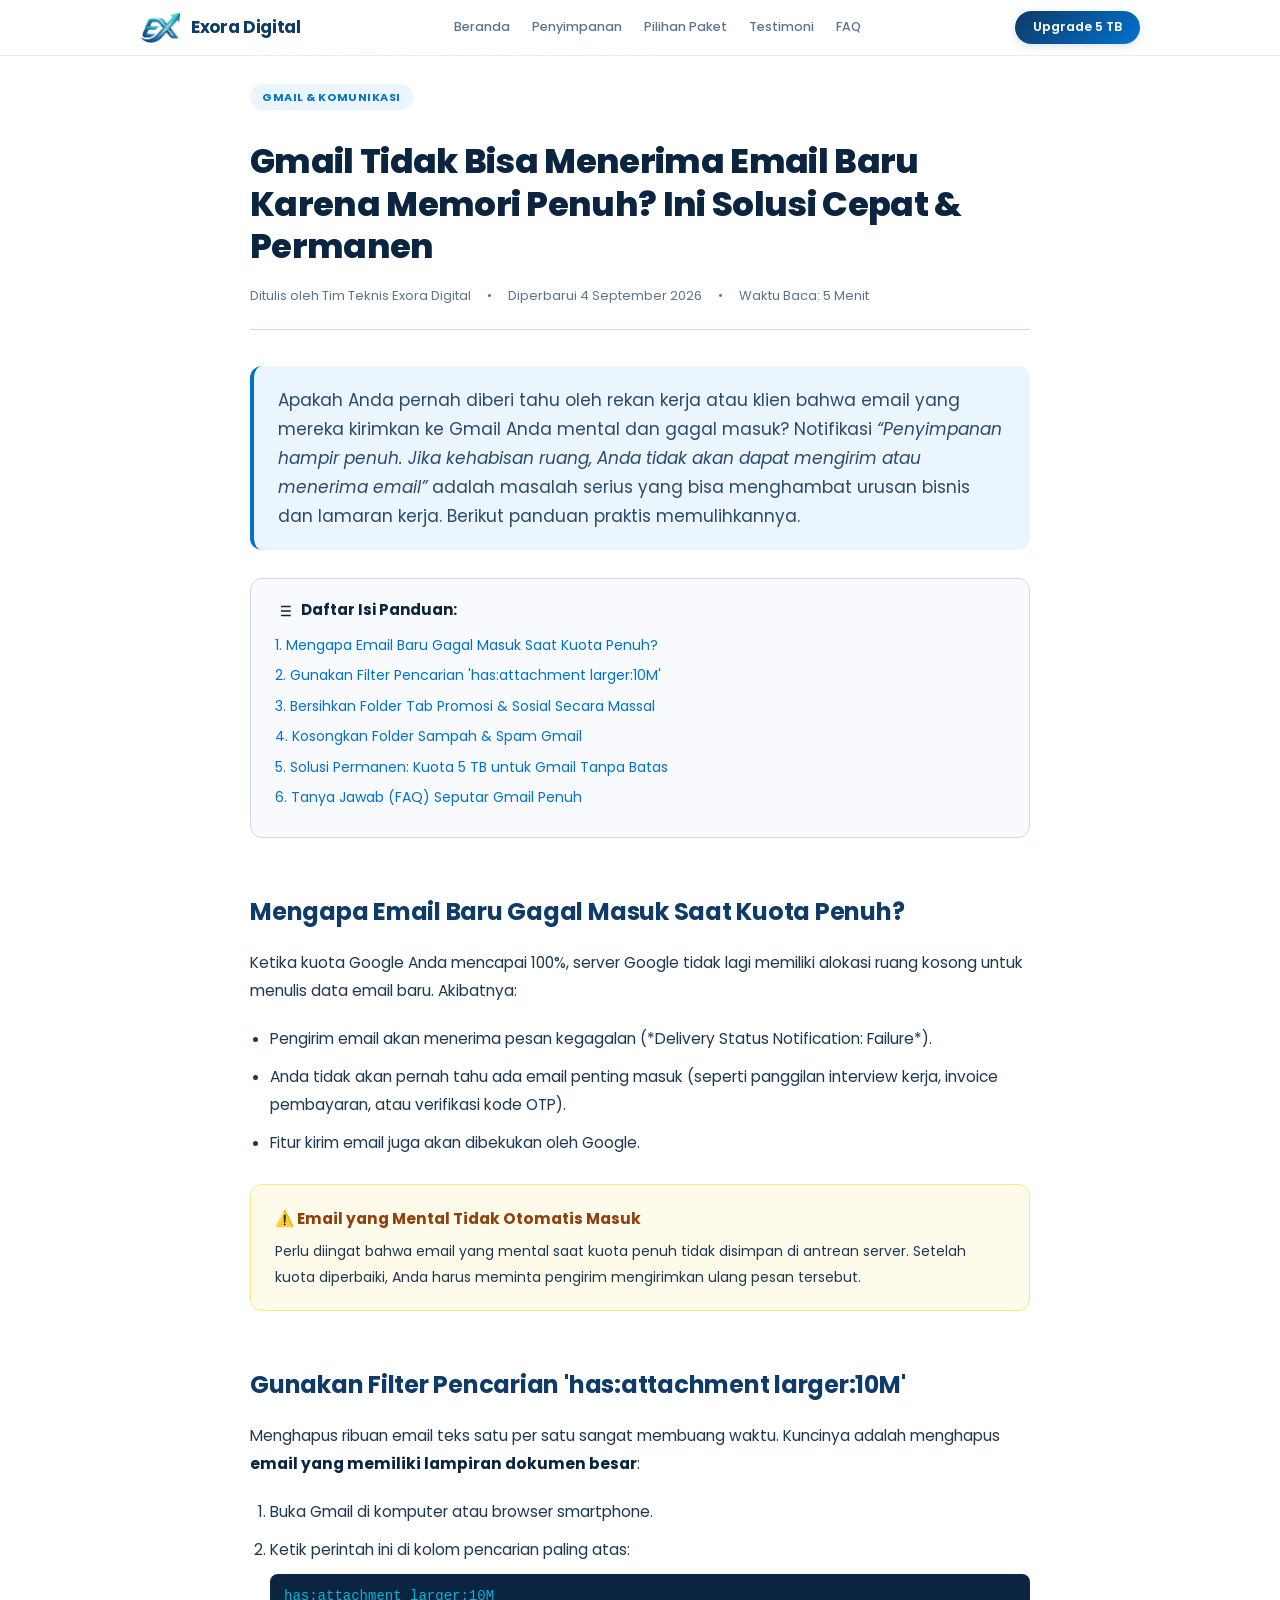
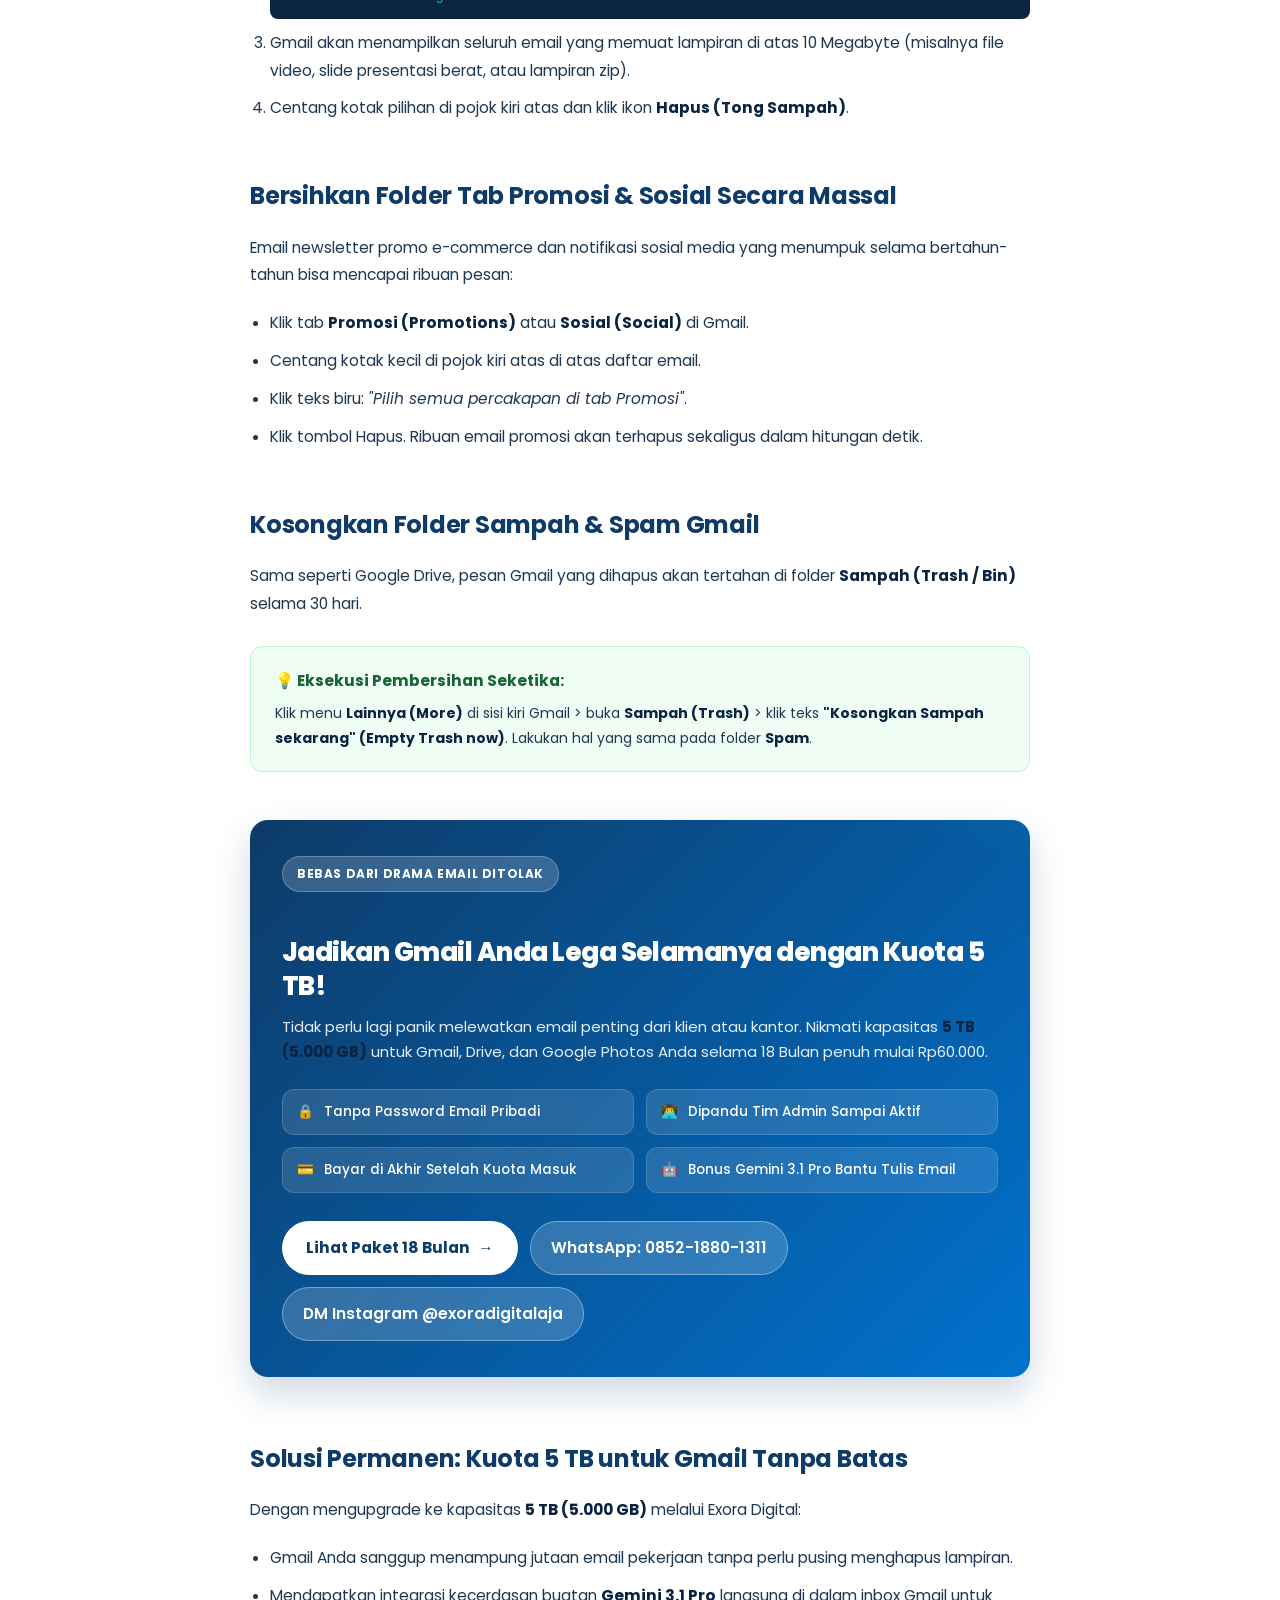
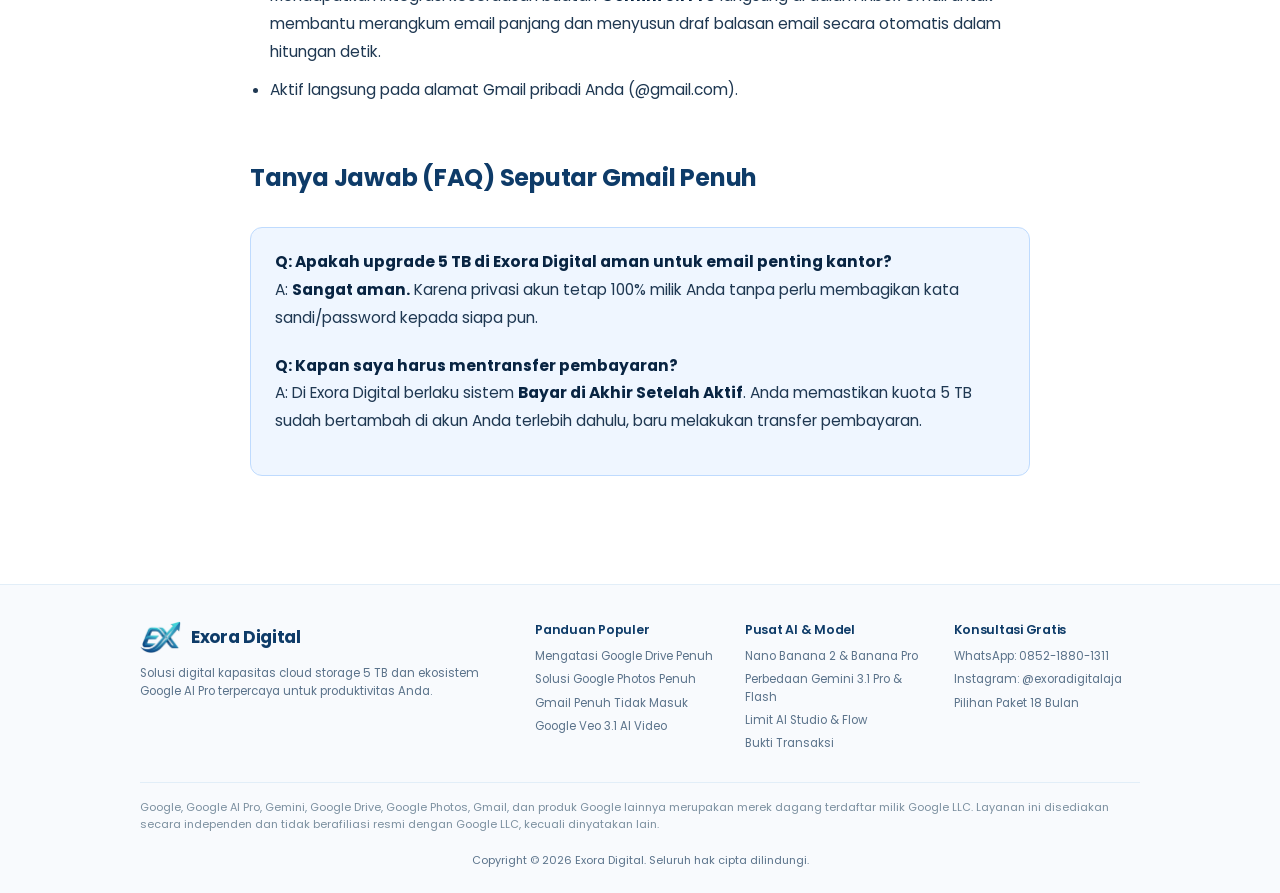
<file: cara-mengatasi-gmail-penuh-tidak-bisa-terima-email.html>
<!DOCTYPE html>
<html lang="id">

<head>
    <meta charset="UTF-8">
    <meta name="viewport" content="width=device-width, initial-scale=1.0, viewport-fit=cover">

    <!-- Primary SEO Meta Tags -->
    <title>Gmail Tidak Bisa Menerima Email Baru Karena Memori Penuh? Ini Solusi Cepat & Permanen | Exora Digital</title>
    <meta name="title" content="Gmail Tidak Bisa Menerima Email Baru Karena Memori Penuh? Ini Solusi Cepat & Permanen | Exora Digital">
    <meta name="description"
        content="Penyimpanan Gmail penuh sehingga pesan penting gagal masuk? Pelajari cara memfilter email berukuran besar, trik mengosongkan kuota, dan solusi tambah kapasitas hingga 5 TB.">
    <meta name="keywords"
        content="gmail tidak bisa menerima email, memori gmail penuh, penyimpanan google penuh email tidak masuk, cara bersihkan email lampiran besar, tambah kuota gmail, exora digital">
    <meta name="robots" content="index, follow">
    <meta name="author" content="Exora Digital">
    <link rel="canonical" href="https://exoradigital.my.id/cara-mengatasi-gmail-penuh-tidak-bisa-terima-email.html">

    <!-- Favicon & Icons -->
    <link rel="icon" type="image/png" href="logo.png">
    <link rel="apple-touch-icon" href="logo.png">

    <!-- Open Graph / WhatsApp Preview -->
    <meta property="og:type" content="article">
    <meta property="og:site_name" content="Exora Digital">
    <meta property="og:title" content="Gmail Tidak Bisa Menerima Email Baru Karena Memori Penuh? Ini Solusi Cepat & Permanen">
    <meta property="og:description"
        content="Jangan biarkan email penting kantor atau lamaran kerja tertolak. Ini cara mengatasi memori Gmail penuh dan solusi kuota 5 TB 18 Bulan.">
    <meta property="og:image" content="https://exoradigital.my.id/logo.png">
    <meta property="og:url" content="https://exoradigital.my.id/cara-mengatasi-gmail-penuh-tidak-bisa-terima-email.html">

    <!-- Structured Data (JSON-LD) -->
    <script type="application/ld+json">
    {
      "@context": "https://schema.org",
      "@graph": [
        {
          "@type": "BreadcrumbList",
          "itemListElement": [
            {
              "@type": "ListItem",
              "position": 1,
              "name": "Beranda",
              "item": "https://exoradigital.my.id/"
            },
            {
              "@type": "ListItem",
              "position": 2,
              "name": "Panduan",
              "item": "https://exoradigital.my.id/#panduan"
            },
            {
              "@type": "ListItem",
              "position": 3,
              "name": "Gmail Penuh Tidak Bisa Terima Email",
              "item": "https://exoradigital.my.id/cara-mengatasi-gmail-penuh-tidak-bisa-terima-email.html"
            }
          ]
        },
        {
          "@type": "Article",
          "headline": "Gmail Tidak Bisa Menerima Email Baru Karena Memori Penuh? Ini Solusi Cepat & Permanen",
          "image": "https://exoradigital.my.id/logo.png",
          "author": {
            "@type": "Organization",
            "name": "Exora Digital",
            "url": "https://exoradigital.my.id/"
          },
          "publisher": {
            "@type": "Organization",
            "name": "Exora Digital",
            "logo": {
              "@type": "ImageObject",
              "url": "https://exoradigital.my.id/logo.png"
            }
          },
          "datePublished": "2026-09-02",
          "dateModified": "2026-09-04",
          "description": "Panduan mengatasi masalah email Gmail yang gagal diterima akibat kuota penyimpanan Google penuh serta cara menambah storage hingga 5 TB."
        },
        {
          "@type": "FAQPage",
          "mainEntity": [
            {
              "@type": "Question",
              "name": "Apakah email yang dikirim saat Gmail penuh akan masuk setelah kuota ditambah?",
              "acceptedAnswer": {
                "@type": "Answer",
                "text": "Email yang mental (bounce) saat kuota 100% penuh biasanya ditolak langsung oleh server pengirim. Oleh karena itu, pengirim harus mengirim ulang email tersebut setelah ruang penyimpanan Anda kembali tersedia."
              }
            },
            {
              "@type": "Question",
              "name": "Bagaimana cara menyaring email berukuran besar di Gmail?",
              "acceptedAnswer": {
                "@type": "Answer",
                "text": "Ketik 'size:10M' atau 'has:attachment larger:10M' pada bilah pencarian Gmail untuk menampilkan semua pesan dengan lampiran di atas 10 Megabyte."
              }
            },
            {
              "@type": "Question",
              "name": "Berapa lama proses aktivasi upgrade kapasitas Gmail di Exora Digital?",
              "acceptedAnswer": {
                "@type": "Answer",
                "text": "Proses aktivasi kapasitas 5 TB di Exora Digital hanya membutuhkan waktu 1-3 menit dan dipandu langsung oleh tim admin sampai berhasil aktif di akun Anda."
              }
            }
          ]
        }
      ]
    }
    </script>

    <!-- Google Fonts: Poppins -->
    <link rel="preconnect" href="https://fonts.googleapis.com">
    <link rel="preconnect" href="https://fonts.gstatic.com" crossorigin>
    <link href="https://fonts.googleapis.com/css2?family=Poppins:wght@300;400;500;600;700;800&display=swap"
        rel="stylesheet">
    <link rel="stylesheet" href="styles.css?v=3.0">
</head>

<body>

    <!-- Global Navigation -->
    <nav class="navbar" id="globalnav">
        <div class="container nav-content">
            <a href="index.html" class="nav-brand">
                <img src="logo.png" alt="Exora Digital Logo" class="brand-logo-img">
                <span class="nav-brand-text">Exora Digital</span>
            </a>
            <div class="nav-links">
                <a href="index.html" class="nav-link">Beranda</a>
                <a href="index.html#notification" class="nav-link">Penyimpanan</a>
                <a href="index.html#pricing" class="nav-link">Pilihan Paket</a>
                <a href="testimoni.html" class="nav-link">Testimoni</a>
                <a href="index.html#faq" class="nav-link">FAQ</a>
            </div>
            <a href="index.html#pricing" class="nav-cta">Upgrade 5 TB</a>
        </div>
    </nav>

    <!-- ARTICLE MAIN CONTAINER -->
    <main class="article-page-wrap">
        <!-- Breadcrumbs -->
        <nav class="article-breadcrumb" aria-label="Breadcrumb">
            <a href="index.html">Beranda</a>
            <span>/</span>
            <a href="index.html#panduan">Panduan & Solusi</a>
            <span>/</span>
            <span>Gmail Tidak Bisa Terima Email</span>
        </nav>

        <!-- Article Header -->
        <header class="article-header">
            <span class="article-card-tag">Gmail & Komunikasi</span>
            <h1 class="article-headline">Gmail Tidak Bisa Menerima Email Baru Karena Memori Penuh? Ini Solusi Cepat & Permanen</h1>
            <div class="article-meta-row">
                <span>Ditulis oleh Tim Teknis Exora Digital</span>
                <span>•</span>
                <span>Diperbarui 4 September 2026</span>
                <span>•</span>
                <span>Waktu Baca: 5 Menit</span>
            </div>
        </header>

        <!-- Lead Highlight -->
        <div class="article-lead">
            Apakah Anda pernah diberi tahu oleh rekan kerja atau klien bahwa email yang mereka kirimkan ke Gmail Anda mental dan gagal masuk? Notifikasi <em>“Penyimpanan hampir penuh. Jika kehabisan ruang, Anda tidak akan dapat mengirim atau menerima email”</em> adalah masalah serius yang bisa menghambat urusan bisnis dan lamaran kerja. Berikut panduan praktis memulihkannya.
        </div>

        <!-- Table of Contents -->
        <div class="article-toc">
            <div class="article-toc-title">
                <svg width="18" height="18" viewBox="0 0 24 24" fill="none" stroke="currentColor" stroke-width="2">
                    <line x1="8" y1="6" x2="21" y2="6"></line>
                    <line x1="8" y1="12" x2="21" y2="12"></line>
                    <line x1="8" y1="18" x2="21" y2="18"></line>
                    <line x1="3" y1="6" x2="3.01" y2="6"></line>
                    <line x1="3" y1="12" x2="3.01" y2="12"></line>
                    <line x1="3" y1="18" x2="3.01" y2="18"></line>
                </svg>
                <span>Daftar Isi Panduan:</span>
            </div>
            <ul class="article-toc-list">
                <li><a href="#mengapa-email-mental">1. Mengapa Email Baru Gagal Masuk Saat Kuota Penuh?</a></li>
                <li><a href="#filter-lampiran-besar">2. Gunakan Filter Pencarian 'has:attachment larger:10M'</a></li>
                <li><a href="#hapus-promosi-sosial">3. Bersihkan Folder Tab Promosi & Sosial Secara Massal</a></li>
                <li><a href="#kosongkan-spam-trash">4. Kosongkan Folder Sampah & Spam Gmail</a></li>
                <li><a href="#solusi-5tb">5. Solusi Permanen: Kuota 5 TB untuk Gmail Tanpa Batas</a></li>
                <li><a href="#faq">6. Tanya Jawab (FAQ) Seputar Gmail Penuh</a></li>
            </ul>
        </div>

        <!-- Article Body -->
        <article class="article-body">
            <h2 id="mengapa-email-mental">Mengapa Email Baru Gagal Masuk Saat Kuota Penuh?</h2>
            <p>
                Ketika kuota Google Anda mencapai 100%, server Google tidak lagi memiliki alokasi ruang kosong untuk menulis data email baru. Akibatnya:
            </p>
            <ul>
                <li>Pengirim email akan menerima pesan kegagalan (*Delivery Status Notification: Failure*).</li>
                <li>Anda tidak akan pernah tahu ada email penting masuk (seperti panggilan interview kerja, invoice pembayaran, atau verifikasi kode OTP).</li>
                <li>Fitur kirim email juga akan dibekukan oleh Google.</li>
            </ul>

            <div class="callout-box warning">
                <div class="callout-title">⚠️ Email yang Mental Tidak Otomatis Masuk</div>
                <p style="margin:0; font-size:14px;">
                    Perlu diingat bahwa email yang mental saat kuota penuh tidak disimpan di antrean server. Setelah kuota diperbaiki, Anda harus meminta pengirim mengirimkan ulang pesan tersebut.
                </p>
            </div>

            <h2 id="filter-lampiran-besar">Gunakan Filter Pencarian 'has:attachment larger:10M'</h2>
            <p>
                Menghapus ribuan email teks satu per satu sangat membuang waktu. Kuncinya adalah menghapus <strong>email yang memiliki lampiran dokumen besar</strong>:
            </p>
            <ol>
                <li>Buka Gmail di komputer atau browser smartphone.</li>
                <li>Ketik perintah ini di kolom pencarian paling atas:
                    <div style="background:#0B2540; color:#00B4D8; padding:10px 14px; border-radius:8px; font-family:monospace; margin:10px 0; font-size:14px;">
                        has:attachment larger:10M
                    </div>
                </li>
                <li>Gmail akan menampilkan seluruh email yang memuat lampiran di atas 10 Megabyte (misalnya file video, slide presentasi berat, atau lampiran zip).</li>
                <li>Centang kotak pilihan di pojok kiri atas dan klik ikon <strong>Hapus (Tong Sampah)</strong>.</li>
            </ol>

            <h2 id="hapus-promosi-sosial">Bersihkan Folder Tab Promosi & Sosial Secara Massal</h2>
            <p>
                Email newsletter promo e-commerce dan notifikasi sosial media yang menumpuk selama bertahun-tahun bisa mencapai ribuan pesan:
            </p>
            <ul>
                <li>Klik tab <strong>Promosi (Promotions)</strong> atau <strong>Sosial (Social)</strong> di Gmail.</li>
                <li>Centang kotak kecil di pojok kiri atas di atas daftar email.</li>
                <li>Klik teks biru: <em>"Pilih semua percakapan di tab Promosi"</em>.</li>
                <li>Klik tombol Hapus. Ribuan email promosi akan terhapus sekaligus dalam hitungan detik.</li>
            </ul>

            <h2 id="kosongkan-spam-trash">Kosongkan Folder Sampah & Spam Gmail</h2>
            <p>
                Sama seperti Google Drive, pesan Gmail yang dihapus akan tertahan di folder <strong>Sampah (Trash / Bin)</strong> selama 30 hari.
            </p>
            <div class="callout-box tip">
                <div class="callout-title">💡 Eksekusi Pembersihan Seketika:</div>
                <p style="margin:0; font-size:14px;">
                    Klik menu <strong>Lainnya (More)</strong> di sisi kiri Gmail &gt; buka <strong>Sampah (Trash)</strong> &gt; klik teks <strong>"Kosongkan Sampah sekarang" (Empty Trash now)</strong>. Lakukan hal yang sama pada folder <strong>Spam</strong>.
                </p>
            </div>

            <!-- HIGH-CONVERTING CONVERSION CARD -->
            <section class="article-conversion-card" id="upgrade-cta">
                <span class="article-conversion-badge">BEBAS DARI DRAMA EMAIL DITOLAK</span>
                <h3>Jadikan Gmail Anda Lega Selamanya dengan Kuota 5 TB!</h3>
                <p>
                    Tidak perlu lagi panik melewatkan email penting dari klien atau kantor. Nikmati kapasitas <strong>5 TB (5.000 GB)</strong> untuk Gmail, Drive, dan Google Photos Anda selama 18 Bulan penuh mulai Rp60.000.
                </p>

                <div class="article-usp-grid">
                    <div class="article-usp-item">
                        <span>🔒</span>
                        <span>Tanpa Password Email Pribadi</span>
                    </div>
                    <div class="article-usp-item">
                        <span>👨‍💻</span>
                        <span>Dipandu Tim Admin Sampai Aktif</span>
                    </div>
                    <div class="article-usp-item">
                        <span>💳</span>
                        <span>Bayar di Akhir Setelah Kuota Masuk</span>
                    </div>
                    <div class="article-usp-item">
                        <span>🤖</span>
                        <span>Bonus Gemini 3.1 Pro Bantu Tulis Email</span>
                    </div>
                </div>

                <div class="article-cta-btn-group">
                    <a href="index.html#pricing" class="article-cta-btn-primary">
                        <span>Lihat Paket 18 Bulan</span>
                        <span>→</span>
                    </a>
                    <a href="https://wa.me/6285218801311?text=Halo%20Exora%20Digital,%20saya%20mau%20tanya%20upgrade%20Gmail%205TB"
                        target="_blank" rel="noopener" class="article-cta-btn-secondary">
                        <span>WhatsApp: 0852-1880-1311</span>
                    </a>
                    <a href="https://instagram.com/exoradigitalaja" target="_blank" rel="noopener" class="article-cta-btn-secondary">
                        <span>DM Instagram @exoradigitalaja</span>
                    </a>
                </div>
            </section>

            <h2 id="solusi-5tb">Solusi Permanen: Kuota 5 TB untuk Gmail Tanpa Batas</h2>
            <p>
                Dengan mengupgrade ke kapasitas <strong>5 TB (5.000 GB)</strong> melalui Exora Digital:
            </p>
            <ul>
                <li>Gmail Anda sanggup menampung jutaan email pekerjaan tanpa perlu pusing menghapus lampiran.</li>
                <li>Mendapatkan integrasi kecerdasan buatan <strong>Gemini 3.1 Pro</strong> langsung di dalam inbox Gmail untuk membantu merangkum email panjang dan menyusun draf balasan email secara otomatis dalam hitungan detik.</li>
                <li>Aktif langsung pada alamat Gmail pribadi Anda (@gmail.com).</li>
            </ul>

            <h2 id="faq">Tanya Jawab (FAQ) Seputar Gmail Penuh</h2>
            <div class="callout-box info">
                <p><strong>Q: Apakah upgrade 5 TB di Exora Digital aman untuk email penting kantor?</strong><br>
                A: <strong>Sangat aman.</strong> Karena privasi akun tetap 100% milik Anda tanpa perlu membagikan kata sandi/password kepada siapa pun.</p>
                
                <p style="margin-top:14px;"><strong>Q: Kapan saya harus mentransfer pembayaran?</strong><br>
                A: Di Exora Digital berlaku sistem <strong>Bayar di Akhir Setelah Aktif</strong>. Anda memastikan kuota 5 TB sudah bertambah di akun Anda terlebih dahulu, baru melakukan transfer pembayaran.</p>
            </div>
        </article>
    </main>

    <!-- Global Footer -->
    <footer class="footer-clean">
        <div class="container">
            <div class="footer-navs">
                <div class="footer-col">
                    <div class="footer-brand-wrap">
                        <img src="logo.png" alt="Exora Digital Logo" class="brand-logo-img">
                        <span class="brand-title-text">Exora Digital</span>
                    </div>
                    <p style="margin-bottom: 12px;">Solusi digital kapasitas cloud storage 5 TB dan ekosistem Google AI Pro terpercaya untuk produktivitas Anda.</p>
                </div>
                <div class="footer-col">
                    <h4>Panduan Populer</h4>
                    <ul>
                        <li><a href="panduan-mengatasi-google-drive-penuh.html">Mengatasi Google Drive Penuh</a></li>
                        <li><a href="solusi-penyimpanan-google-foto-penuh.html">Solusi Google Photos Penuh</a></li>
                        <li><a href="cara-mengatasi-gmail-penuh-tidak-bisa-terima-email.html">Gmail Penuh Tidak Masuk</a></li>
                        <li><a href="bedah-google-veo-3-ai-video-generator.html">Google Veo 3.1 AI Video</a></li>
                    </ul>
                </div>
                <div class="footer-col">
                    <h4>Pusat AI & Model</h4>
                    <ul>
                        <li><a href="mengenal-nano-banana-2-dan-banana-pro-gemini.html">Nano Banana 2 & Banana Pro</a></li>
                        <li><a href="perbedaan-gemini-3-pro-flash-nano-model-google.html">Perbedaan Gemini 3.1 Pro & Flash</a></li>
                        <li><a href="panduan-mengatasi-rate-limit-google-ai-studio-flow.html">Limit AI Studio & Flow</a></li>
                        <li><a href="testimoni.html">Bukti Transaksi</a></li>
                    </ul>
                </div>
                <div class="footer-col">
                    <h4>Konsultasi Gratis</h4>
                    <ul>
                        <li><a href="https://wa.me/6285218801311" target="_blank" rel="noopener">WhatsApp: 0852-1880-1311</a></li>
                        <li><a href="https://instagram.com/exoradigitalaja" target="_blank" rel="noopener">Instagram: @exoradigitalaja</a></li>
                        <li><a href="index.html#pricing">Pilihan Paket 18 Bulan</a></li>
                    </ul>
                </div>
            </div>

            <div class="footer-disclaimer-text">
                Google, Google AI Pro, Gemini, Google Drive, Google Photos, Gmail, dan produk Google lainnya merupakan merek dagang terdaftar milik Google LLC. Layanan ini disediakan secara independen dan tidak berafiliasi resmi dengan Google LLC, kecuali dinyatakan lain.
            </div>

            <div class="footer-row-bottom">
                <div>Copyright &copy; 2026 Exora Digital. Seluruh hak cipta dilindungi.</div>
            </div>
        </div>
    </footer>

</body>

</html>
</file>
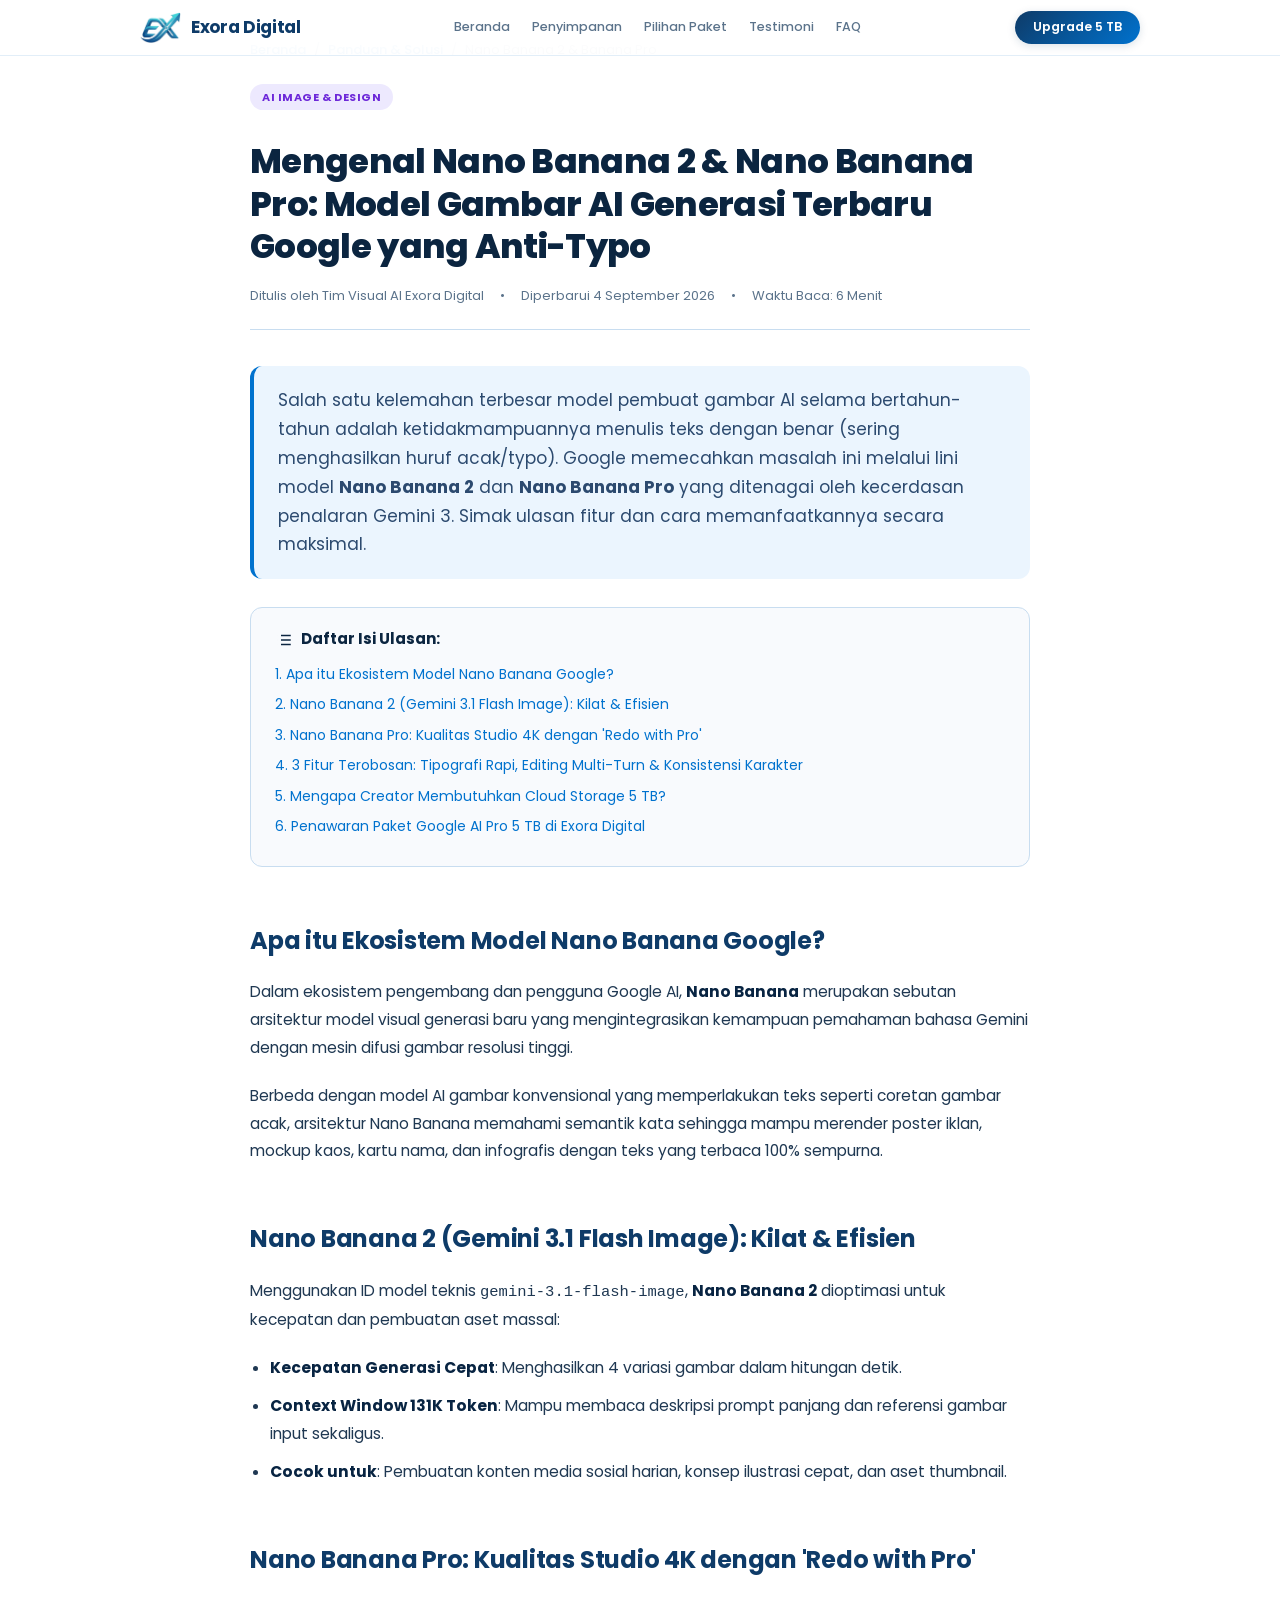
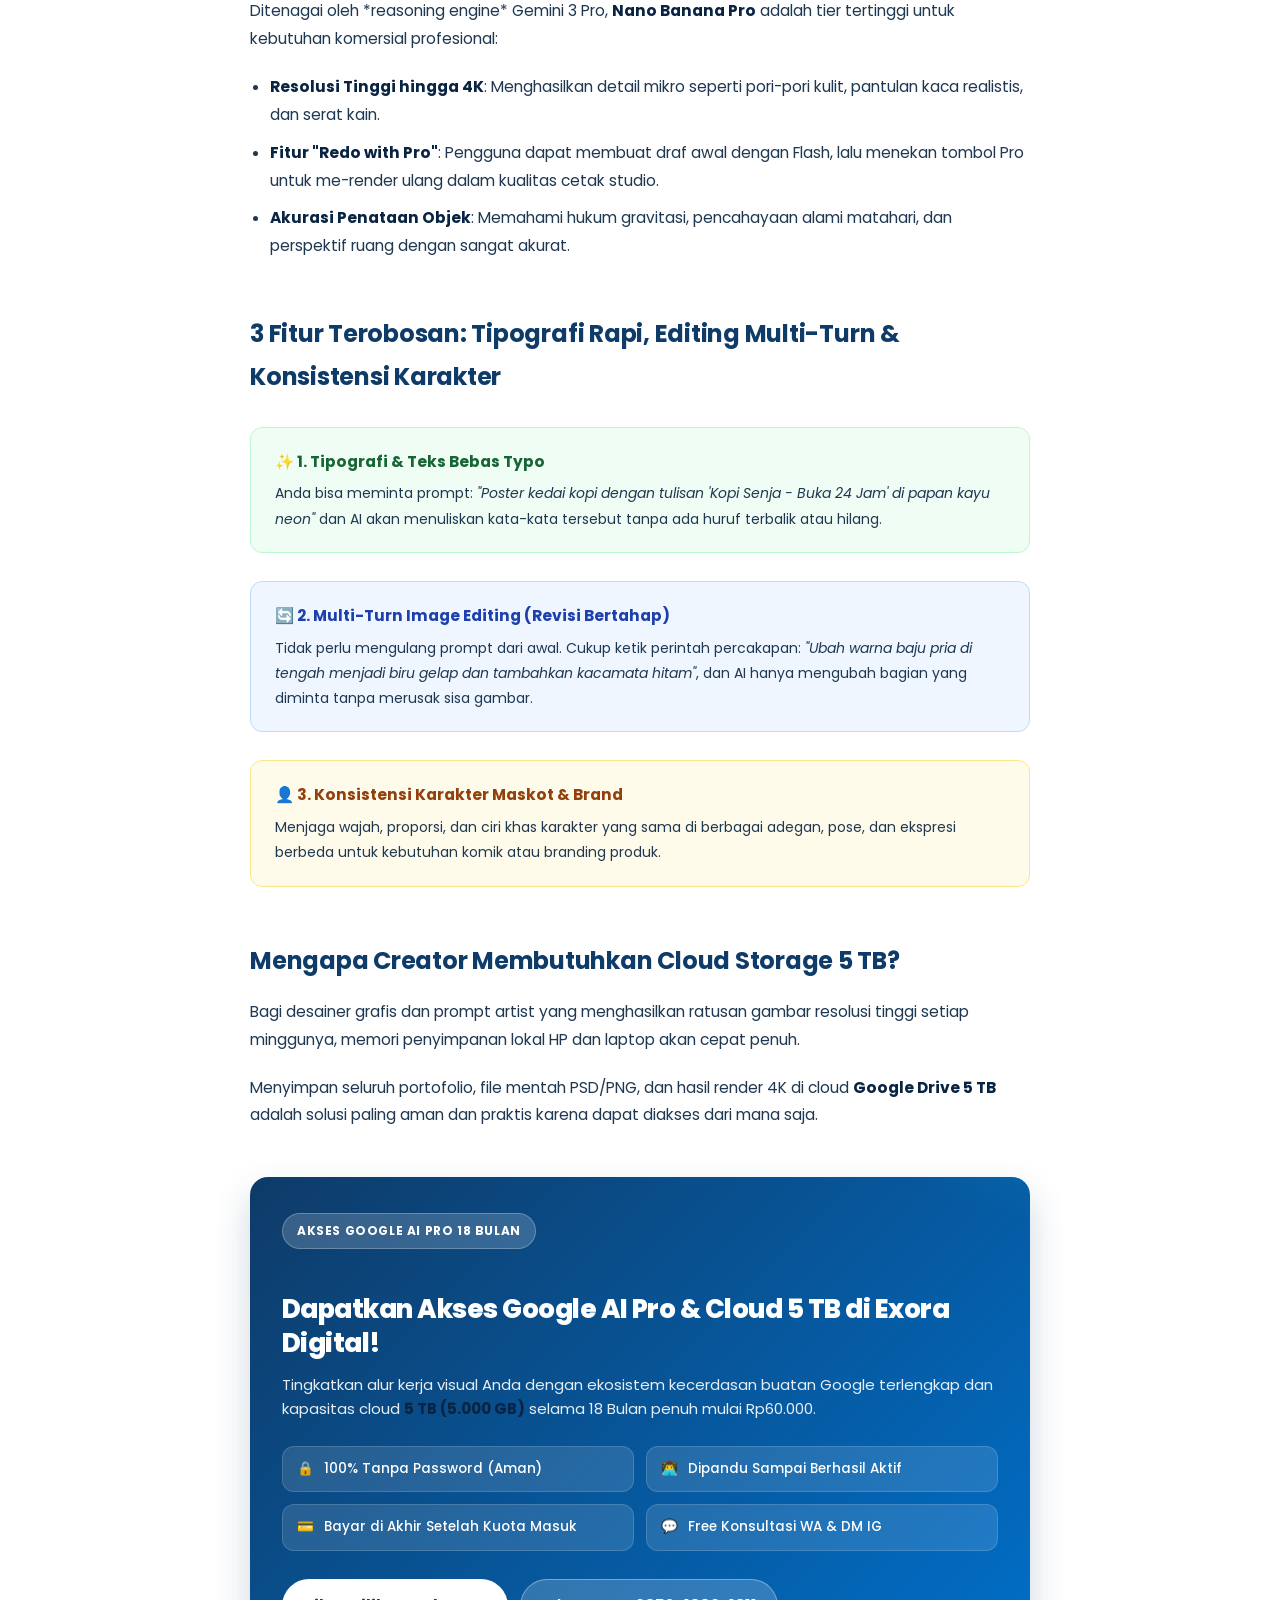
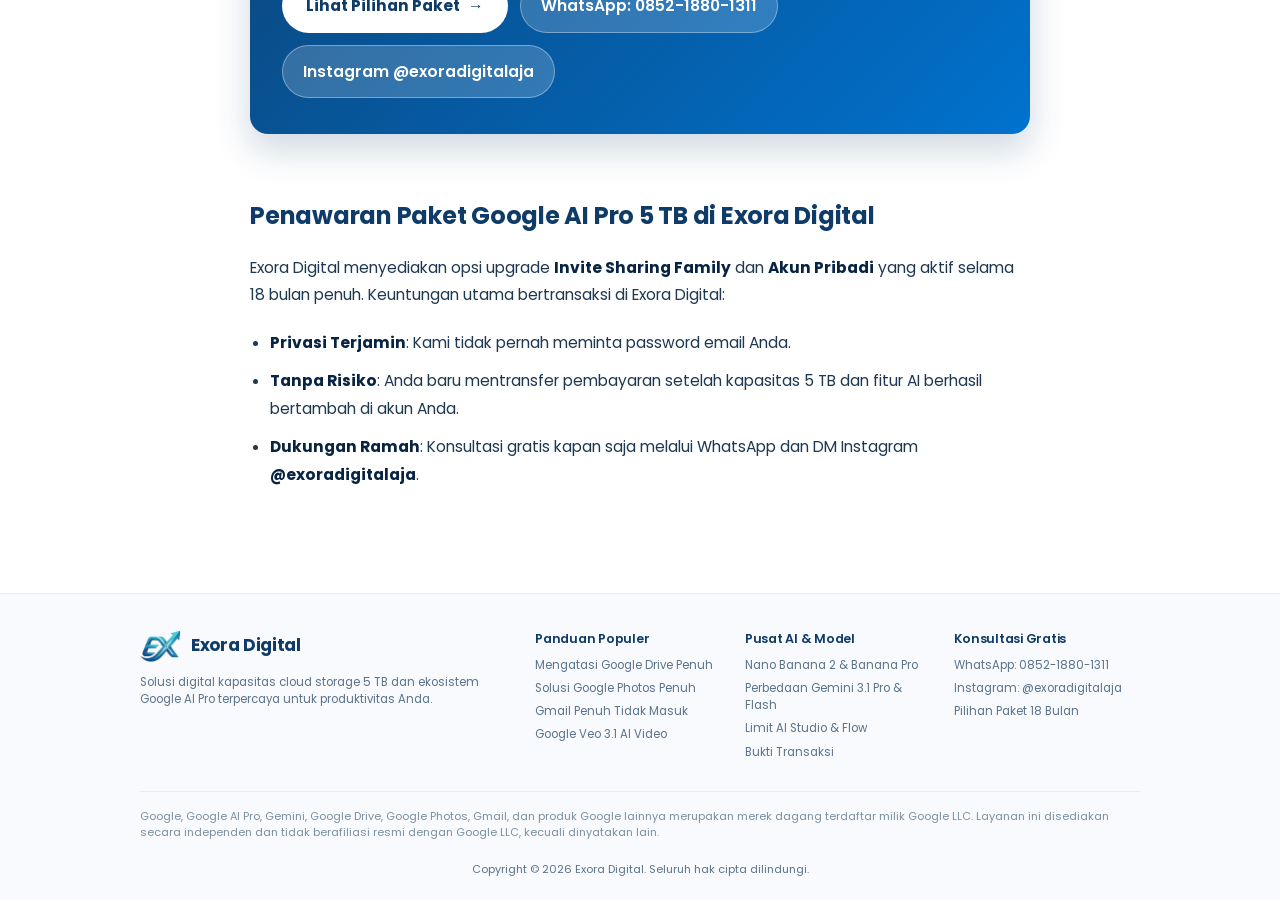
<file: mengenal-nano-banana-2-dan-banana-pro-gemini.html>
<!DOCTYPE html>
<html lang="id">

<head>
    <meta charset="UTF-8">
    <meta name="viewport" content="width=device-width, initial-scale=1.0, viewport-fit=cover">

    <!-- Primary SEO Meta Tags -->
    <title>Mengenal Nano Banana 2 & Nano Banana Pro: Model Gambar AI Generasi Terbaru Google yang Anti-Typo | Exora Digital</title>
    <meta name="title" content="Mengenal Nano Banana 2 & Nano Banana Pro: Model Gambar AI Generasi Terbaru Google yang Anti-Typo | Exora Digital">
    <meta name="description"
        content="Kupas tuntas Nano Banana 2 (Gemini 3.1 Flash Image) & Nano Banana Pro: AI pembuat gambar revolusioner dengan teks anti-typo, resolusi 4K studio, dan konsistensi karakter.">
    <meta name="keywords"
        content="nano banana 2 gemini, nano banana pro image generator, gemini 3.1 flash image, ai pembuat gambar tulisan jelas, redo with pro gemini, google ai pro 5tb, exora digital">
    <meta name="robots" content="index, follow">
    <meta name="author" content="Exora Digital">
    <link rel="canonical" href="https://exoradigital.my.id/mengenal-nano-banana-2-dan-banana-pro-gemini.html">

    <!-- Favicon & Icons -->
    <link rel="icon" type="image/png" href="logo.png">
    <link rel="apple-touch-icon" href="logo.png">

    <!-- Open Graph / WhatsApp Preview -->
    <meta property="og:type" content="article">
    <meta property="og:site_name" content="Exora Digital">
    <meta property="og:title" content="Mengenal Nano Banana 2 & Nano Banana Pro: Model Gambar AI Google yang Anti-Typo">
    <meta property="og:description"
        content="Pelajari kecanggihan model visual Nano Banana 2 dan Nano Banana Pro dari Google Gemini 3. Solusi penyimpanan aset 4K di Cloud 5 TB.">
    <meta property="og:image" content="https://exoradigital.my.id/logo.png">
    <meta property="og:url" content="https://exoradigital.my.id/mengenal-nano-banana-2-dan-banana-pro-gemini.html">

    <!-- Structured Data (JSON-LD) -->
    <script type="application/ld+json">
    {
      "@context": "https://schema.org",
      "@graph": [
        {
          "@type": "BreadcrumbList",
          "itemListElement": [
            {
              "@type": "ListItem",
              "position": 1,
              "name": "Beranda",
              "item": "https://exoradigital.my.id/"
            },
            {
              "@type": "ListItem",
              "position": 2,
              "name": "Panduan",
              "item": "https://exoradigital.my.id/#panduan"
            },
            {
              "@type": "ListItem",
              "position": 3,
              "name": "Nano Banana 2 & Banana Pro",
              "item": "https://exoradigital.my.id/mengenal-nano-banana-2-dan-banana-pro-gemini.html"
            }
          ]
        },
        {
          "@type": "Article",
          "headline": "Mengenal Nano Banana 2 & Nano Banana Pro: Model Gambar AI Generasi Terbaru Google yang Anti-Typo",
          "image": "https://exoradigital.my.id/logo.png",
          "author": {
            "@type": "Organization",
            "name": "Exora Digital",
            "url": "https://exoradigital.my.id/"
          },
          "publisher": {
            "@type": "Organization",
            "name": "Exora Digital",
            "logo": {
              "@type": "ImageObject",
              "url": "https://exoradigital.my.id/logo.png"
            }
          },
          "datePublished": "2026-09-03",
          "dateModified": "2026-09-04",
          "description": "Analisis mendalam mengenai model visual AI Google Gemini: Nano Banana 2 (Flash Image) dan Nano Banana Pro (Gemini 3 Pro Image)."
        },
        {
          "@type": "FAQPage",
          "mainEntity": [
            {
              "@type": "Question",
              "name": "Apa itu model Nano Banana 2 pada ekosistem Google?",
              "acceptedAnswer": {
                "@type": "Answer",
                "text": "Nano Banana 2 adalah branding untuk model Gemini 3.1 Flash Image dari Google. Model ini dirancang khusus untuk generasi gambar kilat, editing multi-turn, dan kemampuan merender teks tipografi di dalam gambar secara jelas tanpa typo."
              }
            },
            {
              "@type": "Question",
              "name": "Apa perbedaan Nano Banana 2 dan Nano Banana Pro?",
              "acceptedAnswer": {
                "@type": "Answer",
                "text": "Nano Banana 2 (Flash) berfokus pada kecepatan dan efisiensi pembuatan aset, sedangkan Nano Banana Pro (Gemini 3 Pro Image) menghasilkan gambar kualitas studio resolusi hingga 4K dengan penalaran artistik mendalam dan fitur 'Redo with Pro'."
              }
            },
            {
              "@type": "Question",
              "name": "Bagaimana cara mendapatkan Google AI Pro di Exora Digital?",
              "acceptedAnswer": {
                "@type": "Answer",
                "text": "Cukup pesan paket 18 Bulan di Exora Digital. Tim admin akan memandu aktivasi di akun Anda tanpa meminta password, dan pembayaran dilakukan di akhir setelah kuota 5 TB terbukti aktif."
              }
            }
          ]
        }
      ]
    }
    </script>

    <!-- Google Fonts: Poppins -->
    <link rel="preconnect" href="https://fonts.googleapis.com">
    <link rel="preconnect" href="https://fonts.gstatic.com" crossorigin>
    <link href="https://fonts.googleapis.com/css2?family=Poppins:wght@300;400;500;600;700;800&display=swap"
        rel="stylesheet">
    <link rel="stylesheet" href="styles.css?v=3.0">
</head>

<body>

    <!-- Global Navigation -->
    <nav class="navbar" id="globalnav">
        <div class="container nav-content">
            <a href="index.html" class="nav-brand">
                <img src="logo.png" alt="Exora Digital Logo" class="brand-logo-img">
                <span class="nav-brand-text">Exora Digital</span>
            </a>
            <div class="nav-links">
                <a href="index.html" class="nav-link">Beranda</a>
                <a href="index.html#notification" class="nav-link">Penyimpanan</a>
                <a href="index.html#pricing" class="nav-link">Pilihan Paket</a>
                <a href="testimoni.html" class="nav-link">Testimoni</a>
                <a href="index.html#faq" class="nav-link">FAQ</a>
            </div>
            <a href="index.html#pricing" class="nav-cta">Upgrade 5 TB</a>
        </div>
    </nav>

    <!-- ARTICLE MAIN CONTAINER -->
    <main class="article-page-wrap">
        <!-- Breadcrumbs -->
        <nav class="article-breadcrumb" aria-label="Breadcrumb">
            <a href="index.html">Beranda</a>
            <span>/</span>
            <a href="index.html#panduan">Panduan & Solusi</a>
            <span>/</span>
            <span>Nano Banana 2 & Banana Pro</span>
        </nav>

        <!-- Article Header -->
        <header class="article-header">
            <span class="article-card-tag tag-ai">AI Image & Design</span>
            <h1 class="article-headline">Mengenal Nano Banana 2 & Nano Banana Pro: Model Gambar AI Generasi Terbaru Google yang Anti-Typo</h1>
            <div class="article-meta-row">
                <span>Ditulis oleh Tim Visual AI Exora Digital</span>
                <span>•</span>
                <span>Diperbarui 4 September 2026</span>
                <span>•</span>
                <span>Waktu Baca: 6 Menit</span>
            </div>
        </header>

        <!-- Lead Highlight -->
        <div class="article-lead">
            Salah satu kelemahan terbesar model pembuat gambar AI selama bertahun-tahun adalah ketidakmampuannya menulis teks dengan benar (sering menghasilkan huruf acak/typo). Google memecahkan masalah ini melalui lini model <strong>Nano Banana 2</strong> dan <strong>Nano Banana Pro</strong> yang ditenagai oleh kecerdasan penalaran Gemini 3. Simak ulasan fitur dan cara memanfaatkannya secara maksimal.
        </div>

        <!-- Table of Contents -->
        <div class="article-toc">
            <div class="article-toc-title">
                <svg width="18" height="18" viewBox="0 0 24 24" fill="none" stroke="currentColor" stroke-width="2">
                    <line x1="8" y1="6" x2="21" y2="6"></line>
                    <line x1="8" y1="12" x2="21" y2="12"></line>
                    <line x1="8" y1="18" x2="21" y2="18"></line>
                    <line x1="3" y1="6" x2="3.01" y2="6"></line>
                    <line x1="3" y1="12" x2="3.01" y2="12"></line>
                    <line x1="3" y1="18" x2="3.01" y2="18"></line>
                </svg>
                <span>Daftar Isi Ulasan:</span>
            </div>
            <ul class="article-toc-list">
                <li><a href="#apa-itu-nano-banana">1. Apa itu Ekosistem Model Nano Banana Google?</a></li>
                <li><a href="#nano-banana-2">2. Nano Banana 2 (Gemini 3.1 Flash Image): Kilat & Efisien</a></li>
                <li><a href="#nano-banana-pro">3. Nano Banana Pro: Kualitas Studio 4K dengan 'Redo with Pro'</a></li>
                <li><a href="#fitur-revolusioner">4. 3 Fitur Terobosan: Tipografi Rapi, Editing Multi-Turn & Konsistensi Karakter</a></li>
                <li><a href="#kebutuhan-storage">5. Mengapa Creator Membutuhkan Cloud Storage 5 TB?</a></li>
                <li><a href="#solusi-exora">6. Penawaran Paket Google AI Pro 5 TB di Exora Digital</a></li>
            </ul>
        </div>

        <!-- Article Body -->
        <article class="article-body">
            <h2 id="apa-itu-nano-banana">Apa itu Ekosistem Model Nano Banana Google?</h2>
            <p>
                Dalam ekosistem pengembang dan pengguna Google AI, <strong>Nano Banana</strong> merupakan sebutan arsitektur model visual generasi baru yang mengintegrasikan kemampuan pemahaman bahasa Gemini dengan mesin difusi gambar resolusi tinggi.
            </p>
            <p>
                Berbeda dengan model AI gambar konvensional yang memperlakukan teks seperti coretan gambar acak, arsitektur Nano Banana memahami semantik kata sehingga mampu merender poster iklan, mockup kaos, kartu nama, dan infografis dengan teks yang terbaca 100% sempurna.
            </p>

            <h2 id="nano-banana-2">Nano Banana 2 (Gemini 3.1 Flash Image): Kilat & Efisien</h2>
            <p>
                Menggunakan ID model teknis <code>gemini-3.1-flash-image</code>, <strong>Nano Banana 2</strong> dioptimasi untuk kecepatan dan pembuatan aset massal:
            </p>
            <ul>
                <li><strong>Kecepatan Generasi Cepat</strong>: Menghasilkan 4 variasi gambar dalam hitungan detik.</li>
                <li><strong>Context Window 131K Token</strong>: Mampu membaca deskripsi prompt panjang dan referensi gambar input sekaligus.</li>
                <li><strong>Cocok untuk</strong>: Pembuatan konten media sosial harian, konsep ilustrasi cepat, dan aset thumbnail.</li>
            </ul>

            <h2 id="nano-banana-pro">Nano Banana Pro: Kualitas Studio 4K dengan 'Redo with Pro'</h2>
            <p>
                Ditenagai oleh *reasoning engine* Gemini 3 Pro, <strong>Nano Banana Pro</strong> adalah tier tertinggi untuk kebutuhan komersial profesional:
            </p>
            <ul>
                <li><strong>Resolusi Tinggi hingga 4K</strong>: Menghasilkan detail mikro seperti pori-pori kulit, pantulan kaca realistis, dan serat kain.</li>
                <li><strong>Fitur "Redo with Pro"</strong>: Pengguna dapat membuat draf awal dengan Flash, lalu menekan tombol Pro untuk me-render ulang dalam kualitas cetak studio.</li>
                <li><strong>Akurasi Penataan Objek</strong>: Memahami hukum gravitasi, pencahayaan alami matahari, dan perspektif ruang dengan sangat akurat.</li>
            </ul>

            <h2 id="fitur-revolusioner">3 Fitur Terobosan: Tipografi Rapi, Editing Multi-Turn & Konsistensi Karakter</h2>
            
            <div class="callout-box tip">
                <div class="callout-title">✨ 1. Tipografi & Teks Bebas Typo</div>
                <p style="margin:0; font-size:14px;">
                    Anda bisa meminta prompt: <em>"Poster kedai kopi dengan tulisan 'Kopi Senja - Buka 24 Jam' di papan kayu neon"</em> dan AI akan menuliskan kata-kata tersebut tanpa ada huruf terbalik atau hilang.
                </p>
            </div>

            <div class="callout-box info">
                <div class="callout-title">🔄 2. Multi-Turn Image Editing (Revisi Bertahap)</div>
                <p style="margin:0; font-size:14px;">
                    Tidak perlu mengulang prompt dari awal. Cukup ketik perintah percakapan: <em>"Ubah warna baju pria di tengah menjadi biru gelap dan tambahkan kacamata hitam"</em>, dan AI hanya mengubah bagian yang diminta tanpa merusak sisa gambar.
                </p>
            </div>

            <div class="callout-box warning">
                <div class="callout-title">👤 3. Konsistensi Karakter Maskot & Brand</div>
                <p style="margin:0; font-size:14px;">
                    Menjaga wajah, proporsi, dan ciri khas karakter yang sama di berbagai adegan, pose, dan ekspresi berbeda untuk kebutuhan komik atau branding produk.
                </p>
            </div>

            <h2 id="kebutuhan-storage">Mengapa Creator Membutuhkan Cloud Storage 5 TB?</h2>
            <p>
                Bagi desainer grafis dan prompt artist yang menghasilkan ratusan gambar resolusi tinggi setiap minggunya, memori penyimpanan lokal HP dan laptop akan cepat penuh.
            </p>
            <p>
                Menyimpan seluruh portofolio, file mentah PSD/PNG, dan hasil render 4K di cloud <strong>Google Drive 5 TB</strong> adalah solusi paling aman dan praktis karena dapat diakses dari mana saja.
            </p>

            <!-- HIGH-CONVERTING CONVERSION CARD -->
            <section class="article-conversion-card" id="upgrade-cta">
                <span class="article-conversion-badge">AKSES GOOGLE AI PRO 18 BULAN</span>
                <h3>Dapatkan Akses Google AI Pro & Cloud 5 TB di Exora Digital!</h3>
                <p>
                    Tingkatkan alur kerja visual Anda dengan ekosistem kecerdasan buatan Google terlengkap dan kapasitas cloud <strong>5 TB (5.000 GB)</strong> selama 18 Bulan penuh mulai Rp60.000.
                </p>

                <div class="article-usp-grid">
                    <div class="article-usp-item">
                        <span>🔒</span>
                        <span>100% Tanpa Password (Aman)</span>
                    </div>
                    <div class="article-usp-item">
                        <span>👨‍💻</span>
                        <span>Dipandu Sampai Berhasil Aktif</span>
                    </div>
                    <div class="article-usp-item">
                        <span>💳</span>
                        <span>Bayar di Akhir Setelah Kuota Masuk</span>
                    </div>
                    <div class="article-usp-item">
                        <span>💬</span>
                        <span>Free Konsultasi WA & DM IG</span>
                    </div>
                </div>

                <div class="article-cta-btn-group">
                    <a href="index.html#pricing" class="article-cta-btn-primary">
                        <span>Lihat Pilihan Paket</span>
                        <span>→</span>
                    </a>
                    <a href="https://wa.me/6285218801311?text=Halo%20Exora%20Digital,%20saya%20mau%20order%20Google%20AI%20Pro%205TB"
                        target="_blank" rel="noopener" class="article-cta-btn-secondary">
                        <span>WhatsApp: 0852-1880-1311</span>
                    </a>
                    <a href="https://instagram.com/exoradigitalaja" target="_blank" rel="noopener" class="article-cta-btn-secondary">
                        <span>Instagram @exoradigitalaja</span>
                    </a>
                </div>
            </section>

            <h2 id="solusi-exora">Penawaran Paket Google AI Pro 5 TB di Exora Digital</h2>
            <p>
                Exora Digital menyediakan opsi upgrade <strong>Invite Sharing Family</strong> dan <strong>Akun Pribadi</strong> yang aktif selama 18 bulan penuh. Keuntungan utama bertransaksi di Exora Digital:
            </p>
            <ul>
                <li><strong>Privasi Terjamin</strong>: Kami tidak pernah meminta password email Anda.</li>
                <li><strong>Tanpa Risiko</strong>: Anda baru mentransfer pembayaran setelah kapasitas 5 TB dan fitur AI berhasil bertambah di akun Anda.</li>
                <li><strong>Dukungan Ramah</strong>: Konsultasi gratis kapan saja melalui WhatsApp dan DM Instagram <strong>@exoradigitalaja</strong>.</li>
            </ul>
        </article>
    </main>

    <!-- Global Footer -->
    <footer class="footer-clean">
        <div class="container">
            <div class="footer-navs">
                <div class="footer-col">
                    <div class="footer-brand-wrap">
                        <img src="logo.png" alt="Exora Digital Logo" class="brand-logo-img">
                        <span class="brand-title-text">Exora Digital</span>
                    </div>
                    <p style="margin-bottom: 12px;">Solusi digital kapasitas cloud storage 5 TB dan ekosistem Google AI Pro terpercaya untuk produktivitas Anda.</p>
                </div>
                <div class="footer-col">
                    <h4>Panduan Populer</h4>
                    <ul>
                        <li><a href="panduan-mengatasi-google-drive-penuh.html">Mengatasi Google Drive Penuh</a></li>
                        <li><a href="solusi-penyimpanan-google-foto-penuh.html">Solusi Google Photos Penuh</a></li>
                        <li><a href="cara-mengatasi-gmail-penuh-tidak-bisa-terima-email.html">Gmail Penuh Tidak Masuk</a></li>
                        <li><a href="bedah-google-veo-3-ai-video-generator.html">Google Veo 3.1 AI Video</a></li>
                    </ul>
                </div>
                <div class="footer-col">
                    <h4>Pusat AI & Model</h4>
                    <ul>
                        <li><a href="mengenal-nano-banana-2-dan-banana-pro-gemini.html">Nano Banana 2 & Banana Pro</a></li>
                        <li><a href="perbedaan-gemini-3-pro-flash-nano-model-google.html">Perbedaan Gemini 3.1 Pro & Flash</a></li>
                        <li><a href="panduan-mengatasi-rate-limit-google-ai-studio-flow.html">Limit AI Studio & Flow</a></li>
                        <li><a href="testimoni.html">Bukti Transaksi</a></li>
                    </ul>
                </div>
                <div class="footer-col">
                    <h4>Konsultasi Gratis</h4>
                    <ul>
                        <li><a href="https://wa.me/6285218801311" target="_blank" rel="noopener">WhatsApp: 0852-1880-1311</a></li>
                        <li><a href="https://instagram.com/exoradigitalaja" target="_blank" rel="noopener">Instagram: @exoradigitalaja</a></li>
                        <li><a href="index.html#pricing">Pilihan Paket 18 Bulan</a></li>
                    </ul>
                </div>
            </div>

            <div class="footer-disclaimer-text">
                Google, Google AI Pro, Gemini, Google Drive, Google Photos, Gmail, dan produk Google lainnya merupakan merek dagang terdaftar milik Google LLC. Layanan ini disediakan secara independen dan tidak berafiliasi resmi dengan Google LLC, kecuali dinyatakan lain.
            </div>

            <div class="footer-row-bottom">
                <div>Copyright &copy; 2026 Exora Digital. Seluruh hak cipta dilindungi.</div>
            </div>
        </div>
    </footer>

</body>

</html>
</file>
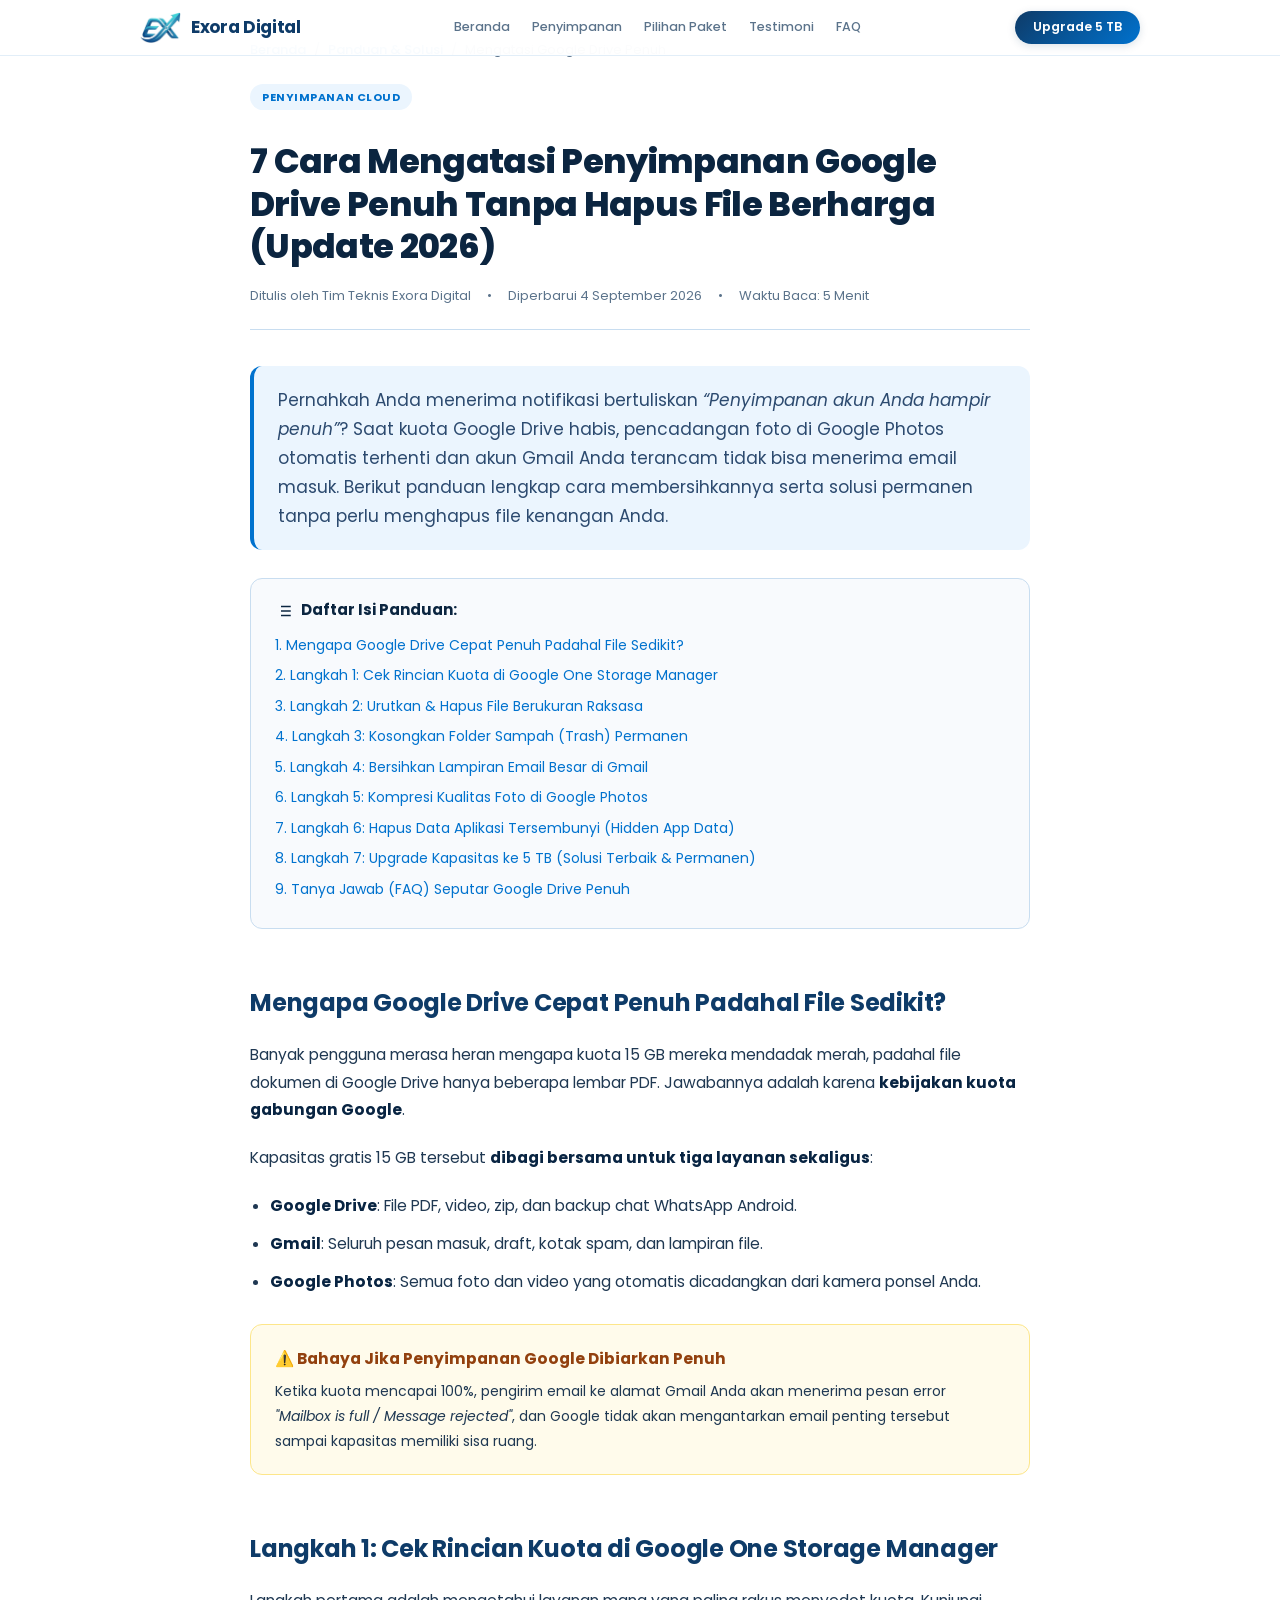
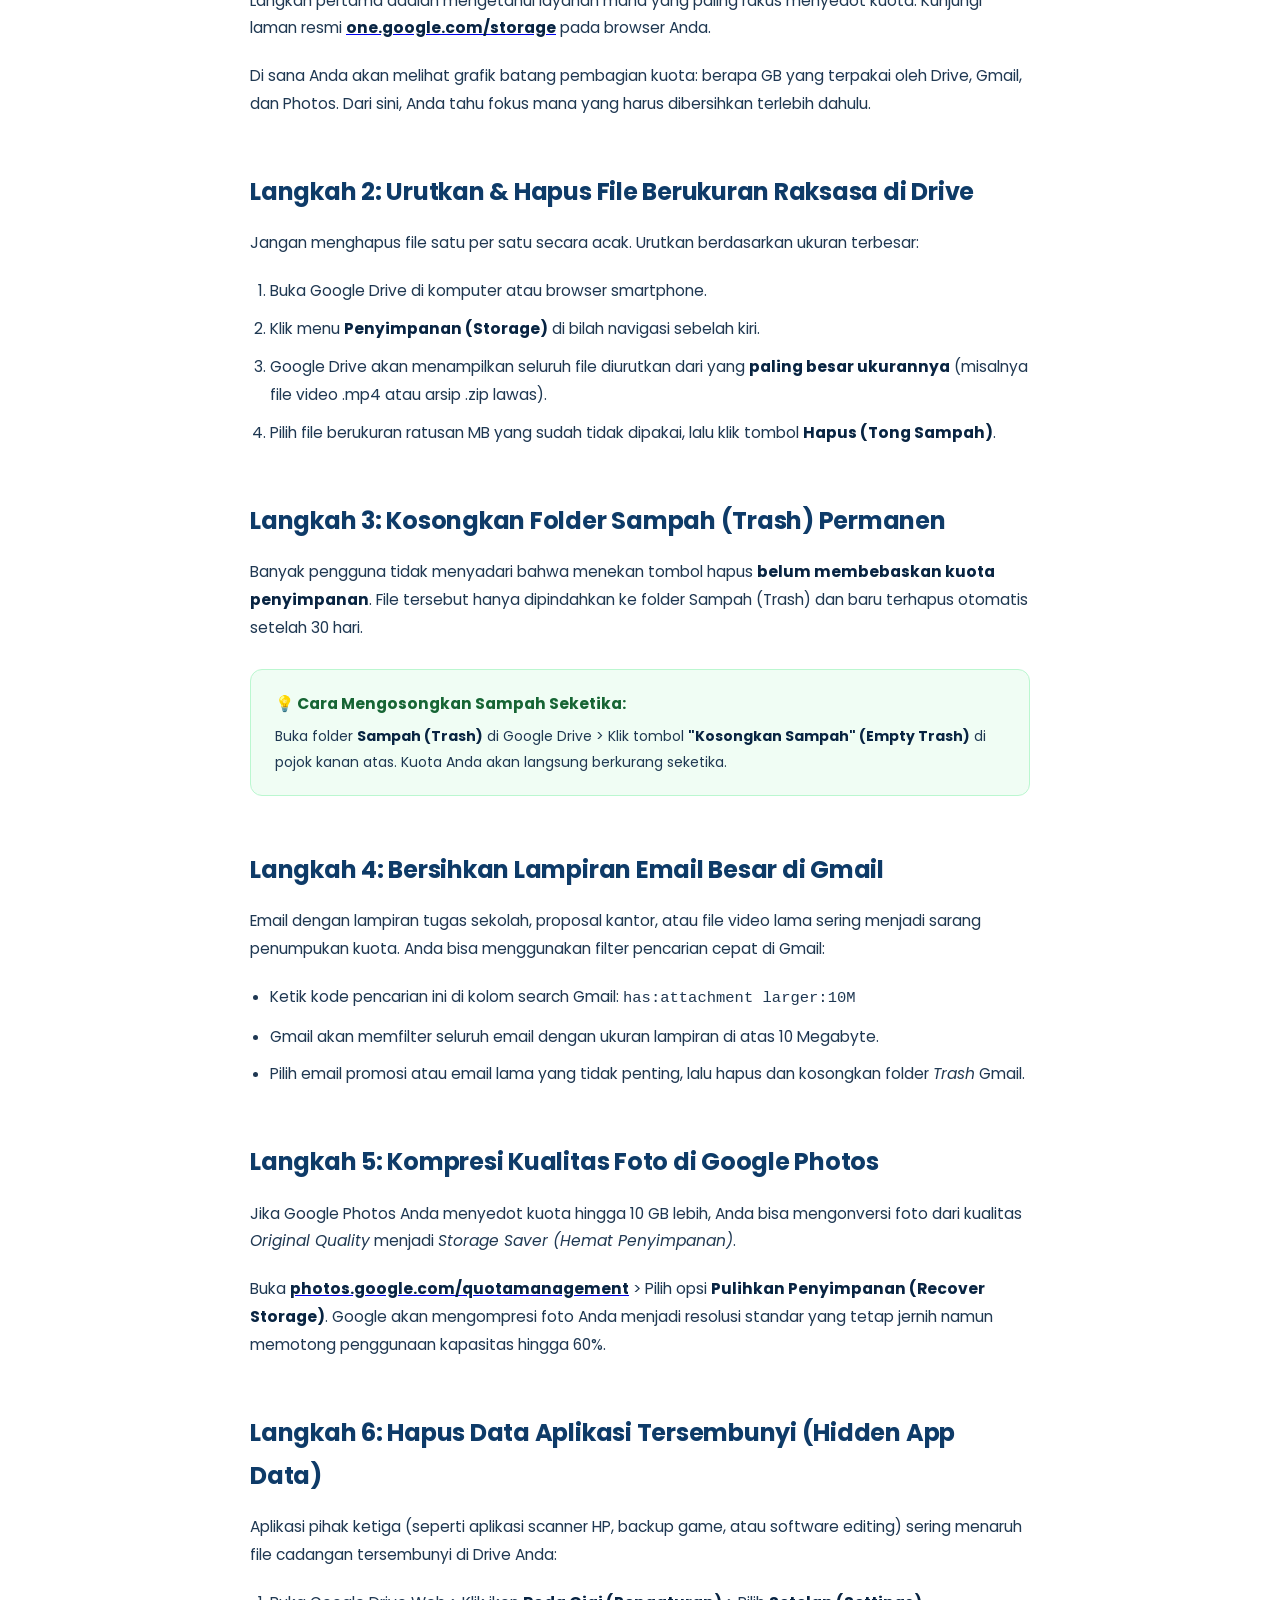
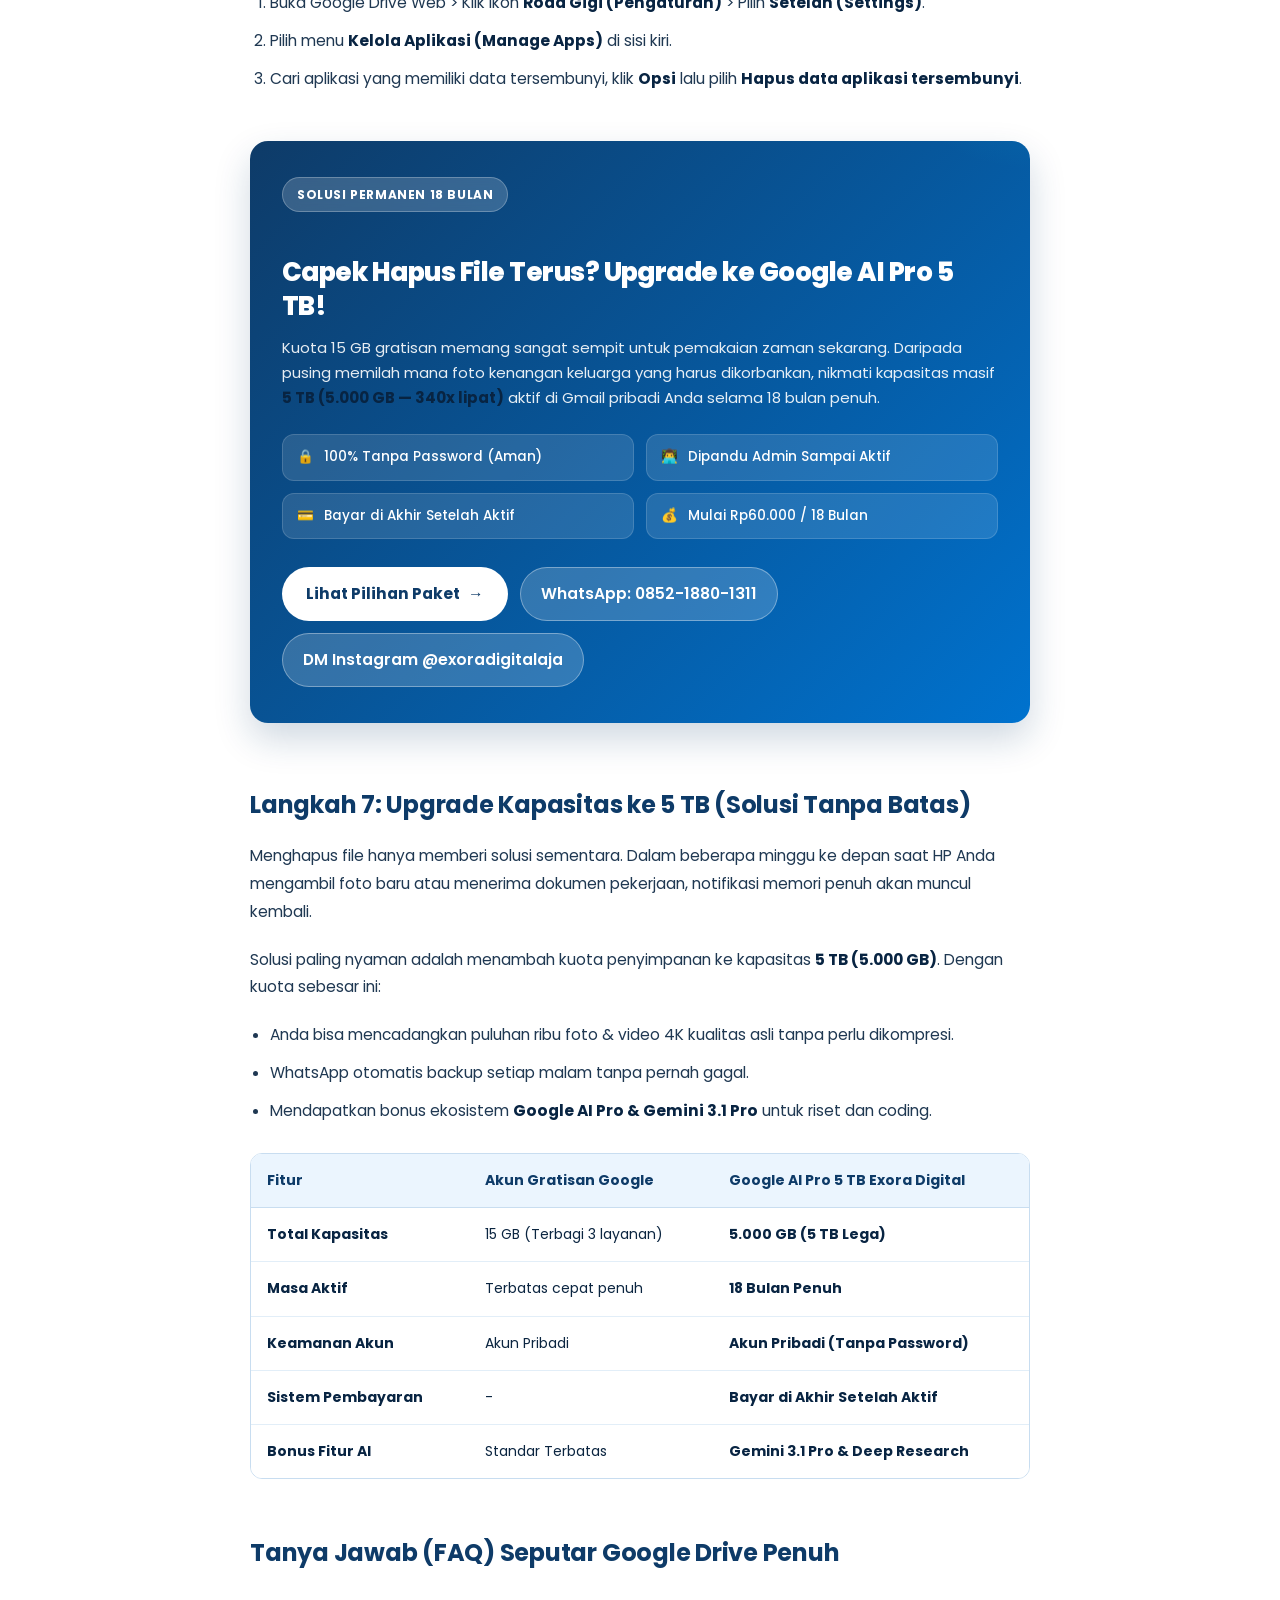
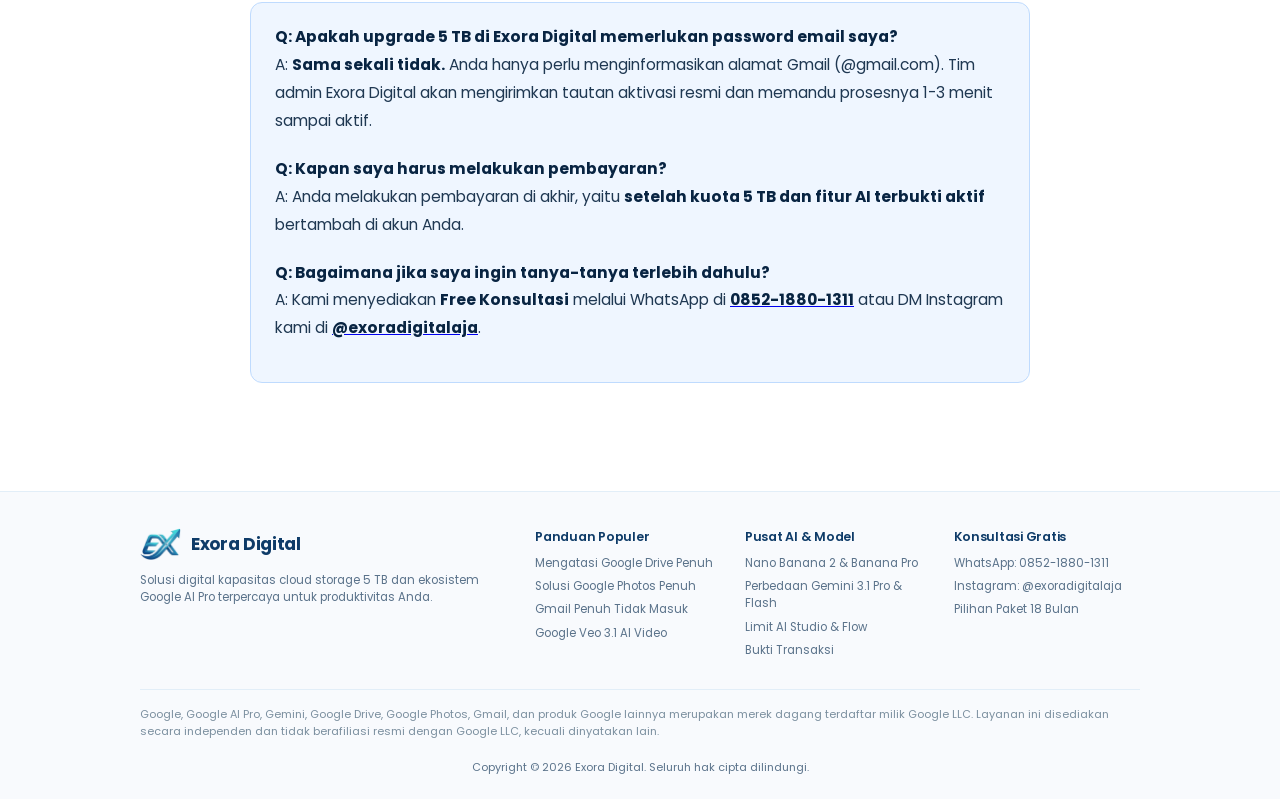
<file: panduan-mengatasi-google-drive-penuh.html>
<!DOCTYPE html>
<html lang="id">

<head>
    <meta charset="UTF-8">
    <meta name="viewport" content="width=device-width, initial-scale=1.0, viewport-fit=cover">

    <!-- Primary SEO Meta Tags -->
    <title>7 Cara Mengatasi Penyimpanan Google Drive Penuh (Terbukti Ampuh 2026) | Exora Digital</title>
    <meta name="title" content="7 Cara Mengatasi Penyimpanan Google Drive Penuh (Terbukti Ampuh 2026) | Exora Digital">
    <meta name="description"
        content="Penyimpanan Google Drive 15 GB penuh terus? Simak 7 cara membersihkan file sampah, kelola kuota Gmail & Photos, serta solusi upgrade 5 TB hemat tanpa hapus file berharga.">
    <meta name="keywords"
        content="cara mengatasi penyimpanan google drive penuh, penyebab google drive penuh, google drive penuh padahal file sedikit, tambah kapasitas google drive, kuota google drive 15gb habis, exora digital">
    <meta name="robots" content="index, follow">
    <meta name="author" content="Exora Digital">
    <link rel="canonical" href="https://exoradigital.my.id/panduan-mengatasi-google-drive-penuh.html">

    <!-- Favicon & Icons -->
    <link rel="icon" type="image/png" href="logo.png">
    <link rel="apple-touch-icon" href="logo.png">

    <!-- Open Graph / WhatsApp Preview -->
    <meta property="og:type" content="article">
    <meta property="og:site_name" content="Exora Digital">
    <meta property="og:title" content="7 Cara Mengatasi Penyimpanan Google Drive Penuh (Terbukti Ampuh 2026)">
    <meta property="og:description"
        content="Panduan praktis mengatasi memori Google Drive penuh tanpa perlu menghapus file berharga. Solusi lega hingga 5 TB.">
    <meta property="og:image" content="https://exoradigital.my.id/logo.png">
    <meta property="og:url" content="https://exoradigital.my.id/panduan-mengatasi-google-drive-penuh.html">

    <!-- Structured Data (JSON-LD): Article, Breadcrumb, FAQ -->
    <script type="application/ld+json">
    {
      "@context": "https://schema.org",
      "@graph": [
        {
          "@type": "BreadcrumbList",
          "itemListElement": [
            {
              "@type": "ListItem",
              "position": 1,
              "name": "Beranda",
              "item": "https://exoradigital.my.id/"
            },
            {
              "@type": "ListItem",
              "position": 2,
              "name": "Panduan",
              "item": "https://exoradigital.my.id/#panduan"
            },
            {
              "@type": "ListItem",
              "position": 3,
              "name": "Cara Mengatasi Google Drive Penuh",
              "item": "https://exoradigital.my.id/panduan-mengatasi-google-drive-penuh.html"
            }
          ]
        },
        {
          "@type": "Article",
          "headline": "7 Cara Mengatasi Penyimpanan Google Drive Penuh Tanpa Hapus File Berharga",
          "image": "https://exoradigital.my.id/logo.png",
          "author": {
            "@type": "Organization",
            "name": "Exora Digital",
            "url": "https://exoradigital.my.id/"
          },
          "publisher": {
            "@type": "Organization",
            "name": "Exora Digital",
            "logo": {
              "@type": "ImageObject",
              "url": "https://exoradigital.my.id/logo.png"
            }
          },
          "datePublished": "2026-09-01",
          "dateModified": "2026-09-04",
          "description": "Panduan langkah demi langkah mengatasi penyimpanan Google Drive penuh, penyebab kuota 15 GB cepat habis, dan opsi menambah kuota hingga 5 TB."
        },
        {
          "@type": "FAQPage",
          "mainEntity": [
            {
              "@type": "Question",
              "name": "Mengapa Google Drive saya penuh padahal file sedikit?",
              "acceptedAnswer": {
                "@type": "Answer",
                "text": "Kuota gratis 15 GB dari Google dibagi bersama tiga layanan: Google Drive, Gmail, dan Google Photos. Seringkali file video di Google Photos, backup chat WhatsApp, atau lampiran email lama yang membuat kuota habis tanpa disadari."
              }
            },
            {
              "@type": "Question",
              "name": "Apakah file di Sampah (Trash) masih memakan ruang penyimpanan?",
              "acceptedAnswer": {
                "@type": "Answer",
                "text": "Ya, file yang Anda hapus akan tetap tersimpan di folder Trash selama 30 hari dan tetap memakan kuota sebelum Anda menekan tombol 'Kosongkan Sampah' (Empty Trash)."
              }
            },
            {
              "@type": "Question",
              "name": "Bagaimana cara menambah kapasitas Google Drive menjadi 5 TB secara hemat?",
              "acceptedAnswer": {
                "@type": "Answer",
                "text": "Anda dapat mengupgrade akun ke ekosistem Google AI Pro 5 TB melalui Exora Digital dengan biaya hemat mulai Rp60.000 untuk 18 bulan tanpa perlu memberikan password."
              }
            }
          ]
        }
      ]
    }
    </script>

    <!-- Google Fonts: Poppins -->
    <link rel="preconnect" href="https://fonts.googleapis.com">
    <link rel="preconnect" href="https://fonts.gstatic.com" crossorigin>
    <link href="https://fonts.googleapis.com/css2?family=Poppins:wght@300;400;500;600;700;800&display=swap"
        rel="stylesheet">
    <link rel="stylesheet" href="styles.css?v=3.0">
</head>

<body>

    <!-- Global Navigation -->
    <nav class="navbar" id="globalnav">
        <div class="container nav-content">
            <a href="index.html" class="nav-brand">
                <img src="logo.png" alt="Exora Digital Logo" class="brand-logo-img">
                <span class="nav-brand-text">Exora Digital</span>
            </a>
            <div class="nav-links">
                <a href="index.html" class="nav-link">Beranda</a>
                <a href="index.html#notification" class="nav-link">Penyimpanan</a>
                <a href="index.html#pricing" class="nav-link">Pilihan Paket</a>
                <a href="testimoni.html" class="nav-link">Testimoni</a>
                <a href="index.html#faq" class="nav-link">FAQ</a>
            </div>
            <a href="index.html#pricing" class="nav-cta">Upgrade 5 TB</a>
        </div>
    </nav>

    <!-- ARTICLE MAIN CONTAINER -->
    <main class="article-page-wrap">
        <!-- Breadcrumbs -->
        <nav class="article-breadcrumb" aria-label="Breadcrumb">
            <a href="index.html">Beranda</a>
            <span>/</span>
            <a href="index.html#panduan">Panduan & Solusi</a>
            <span>/</span>
            <span>Mengatasi Google Drive Penuh</span>
        </nav>

        <!-- Article Header -->
        <header class="article-header">
            <span class="article-card-tag">Penyimpanan Cloud</span>
            <h1 class="article-headline">7 Cara Mengatasi Penyimpanan Google Drive Penuh Tanpa Hapus File Berharga (Update 2026)</h1>
            <div class="article-meta-row">
                <span>Ditulis oleh Tim Teknis Exora Digital</span>
                <span>•</span>
                <span>Diperbarui 4 September 2026</span>
                <span>•</span>
                <span>Waktu Baca: 5 Menit</span>
            </div>
        </header>

        <!-- Lead Highlight -->
        <div class="article-lead">
            Pernahkah Anda menerima notifikasi bertuliskan <em>“Penyimpanan akun Anda hampir penuh”</em>? Saat kuota Google Drive habis, pencadangan foto di Google Photos otomatis terhenti dan akun Gmail Anda terancam tidak bisa menerima email masuk. Berikut panduan lengkap cara membersihkannya serta solusi permanen tanpa perlu menghapus file kenangan Anda.
        </div>

        <!-- Table of Contents -->
        <div class="article-toc">
            <div class="article-toc-title">
                <svg width="18" height="18" viewBox="0 0 24 24" fill="none" stroke="currentColor" stroke-width="2">
                    <line x1="8" y1="6" x2="21" y2="6"></line>
                    <line x1="8" y1="12" x2="21" y2="12"></line>
                    <line x1="8" y1="18" x2="21" y2="18"></line>
                    <line x1="3" y1="6" x2="3.01" y2="6"></line>
                    <line x1="3" y1="12" x2="3.01" y2="12"></line>
                    <line x1="3" y1="18" x2="3.01" y2="18"></line>
                </svg>
                <span>Daftar Isi Panduan:</span>
            </div>
            <ul class="article-toc-list">
                <li><a href="#penyebab-utama">1. Mengapa Google Drive Cepat Penuh Padahal File Sedikit?</a></li>
                <li><a href="#langkah-1">2. Langkah 1: Cek Rincian Kuota di Google One Storage Manager</a></li>
                <li><a href="#langkah-2">3. Langkah 2: Urutkan & Hapus File Berukuran Raksasa</a></li>
                <li><a href="#langkah-3">4. Langkah 3: Kosongkan Folder Sampah (Trash) Permanen</a></li>
                <li><a href="#langkah-4">5. Langkah 4: Bersihkan Lampiran Email Besar di Gmail</a></li>
                <li><a href="#langkah-5">6. Langkah 5: Kompresi Kualitas Foto di Google Photos</a></li>
                <li><a href="#langkah-6">7. Langkah 6: Hapus Data Aplikasi Tersembunyi (Hidden App Data)</a></li>
                <li><a href="#langkah-7">8. Langkah 7: Upgrade Kapasitas ke 5 TB (Solusi Terbaik & Permanen)</a></li>
                <li><a href="#faq">9. Tanya Jawab (FAQ) Seputar Google Drive Penuh</a></li>
            </ul>
        </div>

        <!-- Article Body -->
        <article class="article-body">
            <h2 id="penyebab-utama">Mengapa Google Drive Cepat Penuh Padahal File Sedikit?</h2>
            <p>
                Banyak pengguna merasa heran mengapa kuota 15 GB mereka mendadak merah, padahal file dokumen di Google Drive hanya beberapa lembar PDF. Jawabannya adalah karena <strong>kebijakan kuota gabungan Google</strong>.
            </p>
            <p>
                Kapasitas gratis 15 GB tersebut <strong>dibagi bersama untuk tiga layanan sekaligus</strong>:
            </p>
            <ul>
                <li><strong>Google Drive</strong>: File PDF, video, zip, dan backup chat WhatsApp Android.</li>
                <li><strong>Gmail</strong>: Seluruh pesan masuk, draft, kotak spam, dan lampiran file.</li>
                <li><strong>Google Photos</strong>: Semua foto dan video yang otomatis dicadangkan dari kamera ponsel Anda.</li>
            </ul>

            <div class="callout-box warning">
                <div class="callout-title">⚠️ Bahaya Jika Penyimpanan Google Dibiarkan Penuh</div>
                <p style="margin:0; font-size:14px;">
                    Ketika kuota mencapai 100%, pengirim email ke alamat Gmail Anda akan menerima pesan error <em>"Mailbox is full / Message rejected"</em>, dan Google tidak akan mengantarkan email penting tersebut sampai kapasitas memiliki sisa ruang.
                </p>
            </div>

            <h2 id="langkah-1">Langkah 1: Cek Rincian Kuota di Google One Storage Manager</h2>
            <p>
                Langkah pertama adalah mengetahui layanan mana yang paling rakus menyedot kuota. Kunjungi laman resmi <a href="https://one.google.com/storage" target="_blank" rel="noopener"><strong>one.google.com/storage</strong></a> pada browser Anda.
            </p>
            <p>
                Di sana Anda akan melihat grafik batang pembagian kuota: berapa GB yang terpakai oleh Drive, Gmail, dan Photos. Dari sini, Anda tahu fokus mana yang harus dibersihkan terlebih dahulu.
            </p>

            <h2 id="langkah-2">Langkah 2: Urutkan & Hapus File Berukuran Raksasa di Drive</h2>
            <p>
                Jangan menghapus file satu per satu secara acak. Urutkan berdasarkan ukuran terbesar:
            </p>
            <ol>
                <li>Buka Google Drive di komputer atau browser smartphone.</li>
                <li>Klik menu <strong>Penyimpanan (Storage)</strong> di bilah navigasi sebelah kiri.</li>
                <li>Google Drive akan menampilkan seluruh file diurutkan dari yang <strong>paling besar ukurannya</strong> (misalnya file video .mp4 atau arsip .zip lawas).</li>
                <li>Pilih file berukuran ratusan MB yang sudah tidak dipakai, lalu klik tombol <strong>Hapus (Tong Sampah)</strong>.</li>
            </ol>

            <h2 id="langkah-3">Langkah 3: Kosongkan Folder Sampah (Trash) Permanen</h2>
            <p>
                Banyak pengguna tidak menyadari bahwa menekan tombol hapus <strong>belum membebaskan kuota penyimpanan</strong>. File tersebut hanya dipindahkan ke folder Sampah (Trash) dan baru terhapus otomatis setelah 30 hari.
            </p>
            <div class="callout-box tip">
                <div class="callout-title">💡 Cara Mengosongkan Sampah Seketika:</div>
                <p style="margin:0; font-size:14px;">
                    Buka folder <strong>Sampah (Trash)</strong> di Google Drive &gt; Klik tombol <strong>"Kosongkan Sampah" (Empty Trash)</strong> di pojok kanan atas. Kuota Anda akan langsung berkurang seketika.
                </p>
            </div>

            <h2 id="langkah-4">Langkah 4: Bersihkan Lampiran Email Besar di Gmail</h2>
            <p>
                Email dengan lampiran tugas sekolah, proposal kantor, atau file video lama sering menjadi sarang penumpukan kuota. Anda bisa menggunakan filter pencarian cepat di Gmail:
            </p>
            <ul>
                <li>Ketik kode pencarian ini di kolom search Gmail: <code>has:attachment larger:10M</code></li>
                <li>Gmail akan memfilter seluruh email dengan ukuran lampiran di atas 10 Megabyte.</li>
                <li>Pilih email promosi atau email lama yang tidak penting, lalu hapus dan kosongkan folder <em>Trash</em> Gmail.</li>
            </ul>

            <h2 id="langkah-5">Langkah 5: Kompresi Kualitas Foto di Google Photos</h2>
            <p>
                Jika Google Photos Anda menyedot kuota hingga 10 GB lebih, Anda bisa mengonversi foto dari kualitas <em>Original Quality</em> menjadi <em>Storage Saver (Hemat Penyimpanan)</em>.
            </p>
            <p>
                Buka <a href="https://photos.google.com/quotamanagement" target="_blank" rel="noopener"><strong>photos.google.com/quotamanagement</strong></a> &gt; Pilih opsi <strong>Pulihkan Penyimpanan (Recover Storage)</strong>. Google akan mengompresi foto Anda menjadi resolusi standar yang tetap jernih namun memotong penggunaan kapasitas hingga 60%.
            </p>

            <h2 id="langkah-6">Langkah 6: Hapus Data Aplikasi Tersembunyi (Hidden App Data)</h2>
            <p>
                Aplikasi pihak ketiga (seperti aplikasi scanner HP, backup game, atau software editing) sering menaruh file cadangan tersembunyi di Drive Anda:
            </p>
            <ol>
                <li>Buka Google Drive Web &gt; Klik ikon <strong>Roda Gigi (Pengaturan)</strong> &gt; Pilih <strong>Setelan (Settings)</strong>.</li>
                <li>Pilih menu <strong>Kelola Aplikasi (Manage Apps)</strong> di sisi kiri.</li>
                <li>Cari aplikasi yang memiliki data tersembunyi, klik <strong>Opsi</strong> lalu pilih <strong>Hapus data aplikasi tersembunyi</strong>.</li>
            </ol>

            <!-- HIGH-CONVERTING CONVERSION CARD -->
            <section class="article-conversion-card" id="upgrade-cta">
                <span class="article-conversion-badge">SOLUSI PERMANEN 18 BULAN</span>
                <h3>Capek Hapus File Terus? Upgrade ke Google AI Pro 5 TB!</h3>
                <p>
                    Kuota 15 GB gratisan memang sangat sempit untuk pemakaian zaman sekarang. Daripada pusing memilah mana foto kenangan keluarga yang harus dikorbankan, nikmati kapasitas masif <strong>5 TB (5.000 GB — 340x lipat)</strong> aktif di Gmail pribadi Anda selama 18 bulan penuh.
                </p>

                <div class="article-usp-grid">
                    <div class="article-usp-item">
                        <span>🔒</span>
                        <span>100% Tanpa Password (Aman)</span>
                    </div>
                    <div class="article-usp-item">
                        <span>👨‍💻</span>
                        <span>Dipandu Admin Sampai Aktif</span>
                    </div>
                    <div class="article-usp-item">
                        <span>💳</span>
                        <span>Bayar di Akhir Setelah Aktif</span>
                    </div>
                    <div class="article-usp-item">
                        <span>💰</span>
                        <span>Mulai Rp60.000 / 18 Bulan</span>
                    </div>
                </div>

                <div class="article-cta-btn-group">
                    <a href="index.html#pricing" class="article-cta-btn-primary">
                        <span>Lihat Pilihan Paket</span>
                        <span>→</span>
                    </a>
                    <a href="https://wa.me/6285218801311?text=Halo%20Exora%20Digital,%20saya%20mau%20konsultasi%20upgrade%20Google%20Drive%205TB"
                        target="_blank" rel="noopener" class="article-cta-btn-secondary">
                        <span>WhatsApp: 0852-1880-1311</span>
                    </a>
                    <a href="https://instagram.com/exoradigitalaja" target="_blank" rel="noopener" class="article-cta-btn-secondary">
                        <span>DM Instagram @exoradigitalaja</span>
                    </a>
                </div>
            </section>

            <h2 id="langkah-7">Langkah 7: Upgrade Kapasitas ke 5 TB (Solusi Tanpa Batas)</h2>
            <p>
                Menghapus file hanya memberi solusi sementara. Dalam beberapa minggu ke depan saat HP Anda mengambil foto baru atau menerima dokumen pekerjaan, notifikasi memori penuh akan muncul kembali.
            </p>
            <p>
                Solusi paling nyaman adalah menambah kuota penyimpanan ke kapasitas <strong>5 TB (5.000 GB)</strong>. Dengan kuota sebesar ini:
            </p>
            <ul>
                <li>Anda bisa mencadangkan puluhan ribu foto & video 4K kualitas asli tanpa perlu dikompresi.</li>
                <li>WhatsApp otomatis backup setiap malam tanpa pernah gagal.</li>
                <li>Mendapatkan bonus ekosistem <strong>Google AI Pro & Gemini 3.1 Pro</strong> untuk riset dan coding.</li>
            </ul>

            <div class="table-responsive">
                <table class="article-table">
                    <thead>
                        <tr>
                            <th>Fitur</th>
                            <th>Akun Gratisan Google</th>
                            <th>Google AI Pro 5 TB Exora Digital</th>
                        </tr>
                    </thead>
                    <tbody>
                        <tr>
                            <td><strong>Total Kapasitas</strong></td>
                            <td>15 GB (Terbagi 3 layanan)</td>
                            <td><strong>5.000 GB (5 TB Lega)</strong></td>
                        </tr>
                        <tr>
                            <td><strong>Masa Aktif</strong></td>
                            <td>Terbatas cepat penuh</td>
                            <td><strong>18 Bulan Penuh</strong></td>
                        </tr>
                        <tr>
                            <td><strong>Keamanan Akun</strong></td>
                            <td>Akun Pribadi</td>
                            <td><strong>Akun Pribadi (Tanpa Password)</strong></td>
                        </tr>
                        <tr>
                            <td><strong>Sistem Pembayaran</strong></td>
                            <td>-</td>
                            <td><strong>Bayar di Akhir Setelah Aktif</strong></td>
                        </tr>
                        <tr>
                            <td><strong>Bonus Fitur AI</strong></td>
                            <td>Standar Terbatas</td>
                            <td><strong>Gemini 3.1 Pro & Deep Research</strong></td>
                        </tr>
                    </tbody>
                </table>
            </div>

            <h2 id="faq">Tanya Jawab (FAQ) Seputar Google Drive Penuh</h2>
            <div class="callout-box info">
                <p><strong>Q: Apakah upgrade 5 TB di Exora Digital memerlukan password email saya?</strong><br>
                A: <strong>Sama sekali tidak.</strong> Anda hanya perlu menginformasikan alamat Gmail (@gmail.com). Tim admin Exora Digital akan mengirimkan tautan aktivasi resmi dan memandu prosesnya 1-3 menit sampai aktif.</p>
                
                <p style="margin-top:14px;"><strong>Q: Kapan saya harus melakukan pembayaran?</strong><br>
                A: Anda melakukan pembayaran di akhir, yaitu <strong>setelah kuota 5 TB dan fitur AI terbukti aktif</strong> bertambah di akun Anda.</p>
                
                <p style="margin-top:14px;"><strong>Q: Bagaimana jika saya ingin tanya-tanya terlebih dahulu?</strong><br>
                A: Kami menyediakan <strong>Free Konsultasi</strong> melalui WhatsApp di <a href="https://wa.me/6285218801311" target="_blank" rel="noopener"><strong>0852-1880-1311</strong></a> atau DM Instagram kami di <a href="https://instagram.com/exoradigitalaja" target="_blank" rel="noopener"><strong>@exoradigitalaja</strong></a>.</p>
            </div>
        </article>
    </main>

    <!-- Global Footer -->
    <footer class="footer-clean">
        <div class="container">
            <div class="footer-navs">
                <div class="footer-col">
                    <div class="footer-brand-wrap">
                        <img src="logo.png" alt="Exora Digital Logo" class="brand-logo-img">
                        <span class="brand-title-text">Exora Digital</span>
                    </div>
                    <p style="margin-bottom: 12px;">Solusi digital kapasitas cloud storage 5 TB dan ekosistem Google AI Pro terpercaya untuk produktivitas Anda.</p>
                </div>
                <div class="footer-col">
                    <h4>Panduan Populer</h4>
                    <ul>
                        <li><a href="panduan-mengatasi-google-drive-penuh.html">Mengatasi Google Drive Penuh</a></li>
                        <li><a href="solusi-penyimpanan-google-foto-penuh.html">Solusi Google Photos Penuh</a></li>
                        <li><a href="cara-mengatasi-gmail-penuh-tidak-bisa-terima-email.html">Gmail Penuh Tidak Masuk</a></li>
                        <li><a href="bedah-google-veo-3-ai-video-generator.html">Google Veo 3.1 AI Video</a></li>
                    </ul>
                </div>
                <div class="footer-col">
                    <h4>Pusat AI & Model</h4>
                    <ul>
                        <li><a href="mengenal-nano-banana-2-dan-banana-pro-gemini.html">Nano Banana 2 & Banana Pro</a></li>
                        <li><a href="perbedaan-gemini-3-pro-flash-nano-model-google.html">Perbedaan Gemini 3.1 Pro & Flash</a></li>
                        <li><a href="panduan-mengatasi-rate-limit-google-ai-studio-flow.html">Limit AI Studio & Flow</a></li>
                        <li><a href="testimoni.html">Bukti Transaksi</a></li>
                    </ul>
                </div>
                <div class="footer-col">
                    <h4>Konsultasi Gratis</h4>
                    <ul>
                        <li><a href="https://wa.me/6285218801311" target="_blank" rel="noopener">WhatsApp: 0852-1880-1311</a></li>
                        <li><a href="https://instagram.com/exoradigitalaja" target="_blank" rel="noopener">Instagram: @exoradigitalaja</a></li>
                        <li><a href="index.html#pricing">Pilihan Paket 18 Bulan</a></li>
                    </ul>
                </div>
            </div>

            <div class="footer-disclaimer-text">
                Google, Google AI Pro, Gemini, Google Drive, Google Photos, Gmail, dan produk Google lainnya merupakan merek dagang terdaftar milik Google LLC. Layanan ini disediakan secara independen dan tidak berafiliasi resmi dengan Google LLC, kecuali dinyatakan lain.
            </div>

            <div class="footer-row-bottom">
                <div>Copyright &copy; 2026 Exora Digital. Seluruh hak cipta dilindungi.</div>
            </div>
        </div>
    </footer>

</body>

</html>
</file>
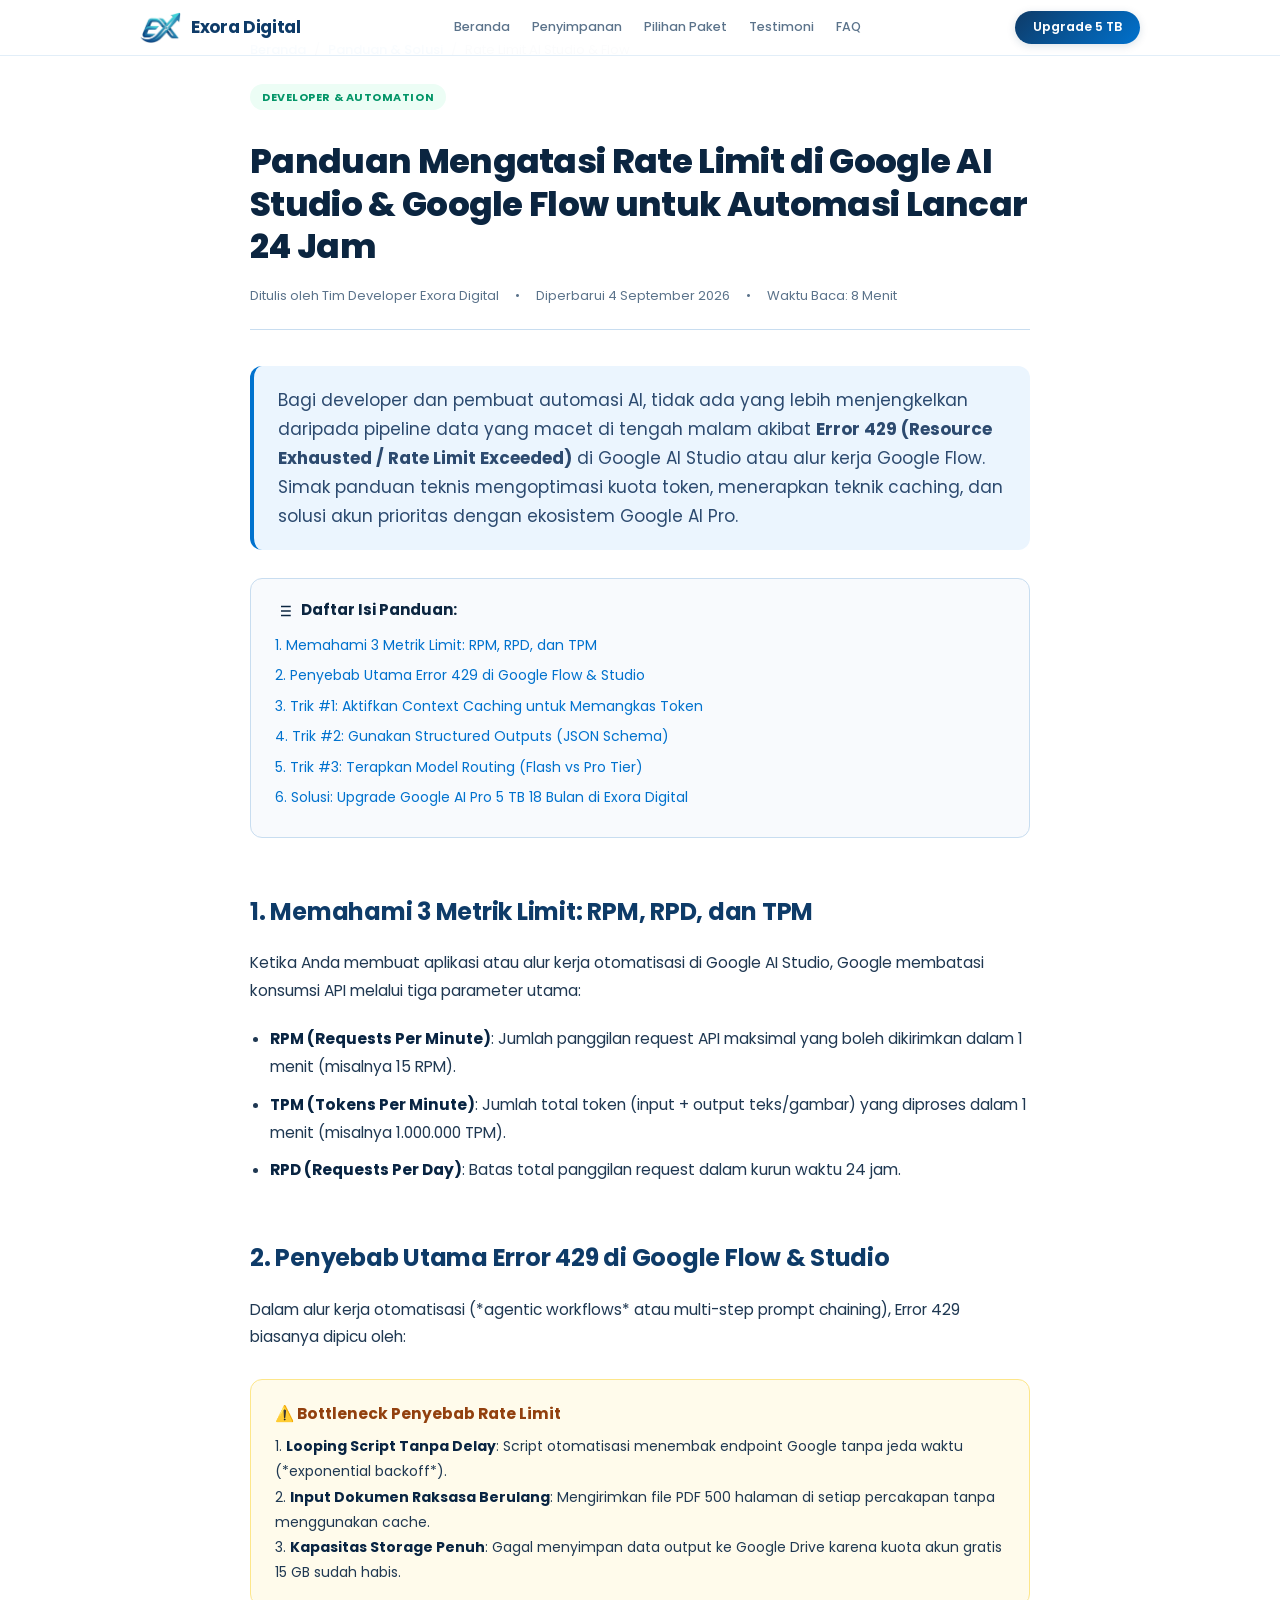
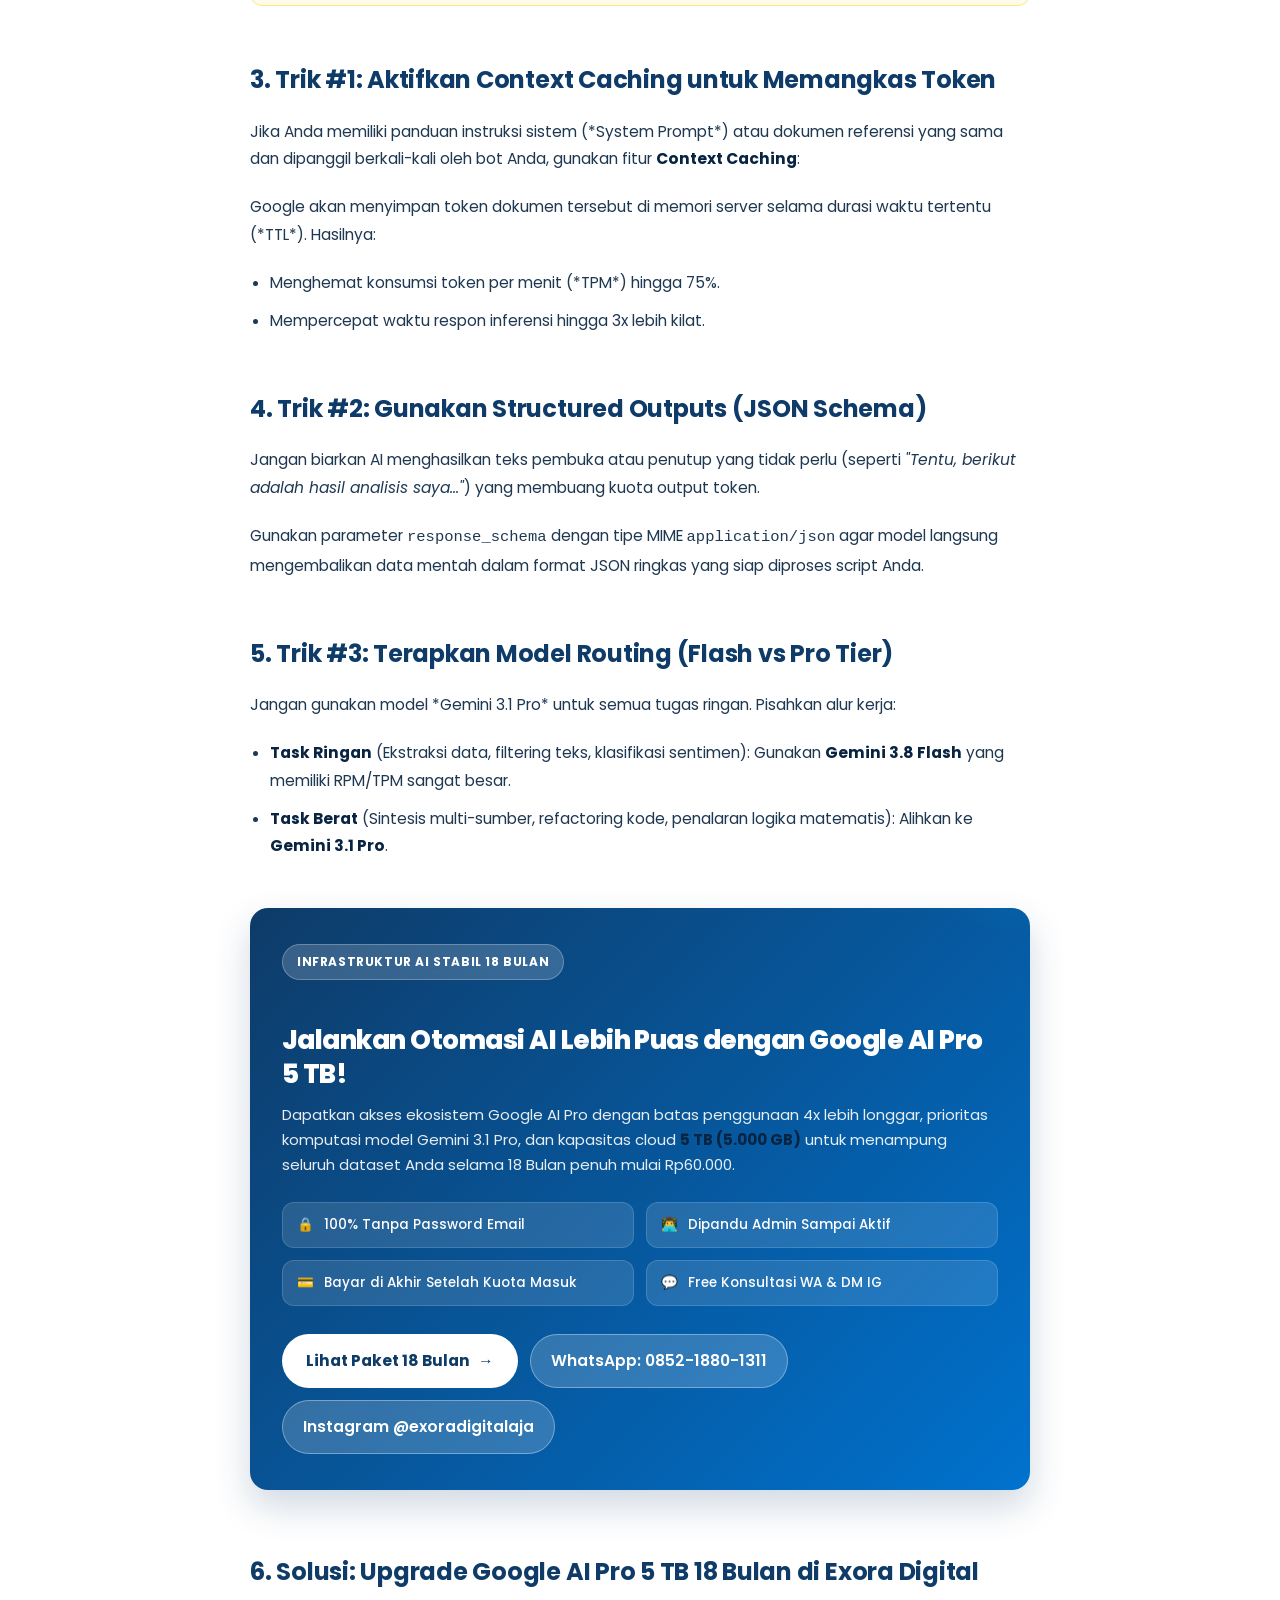
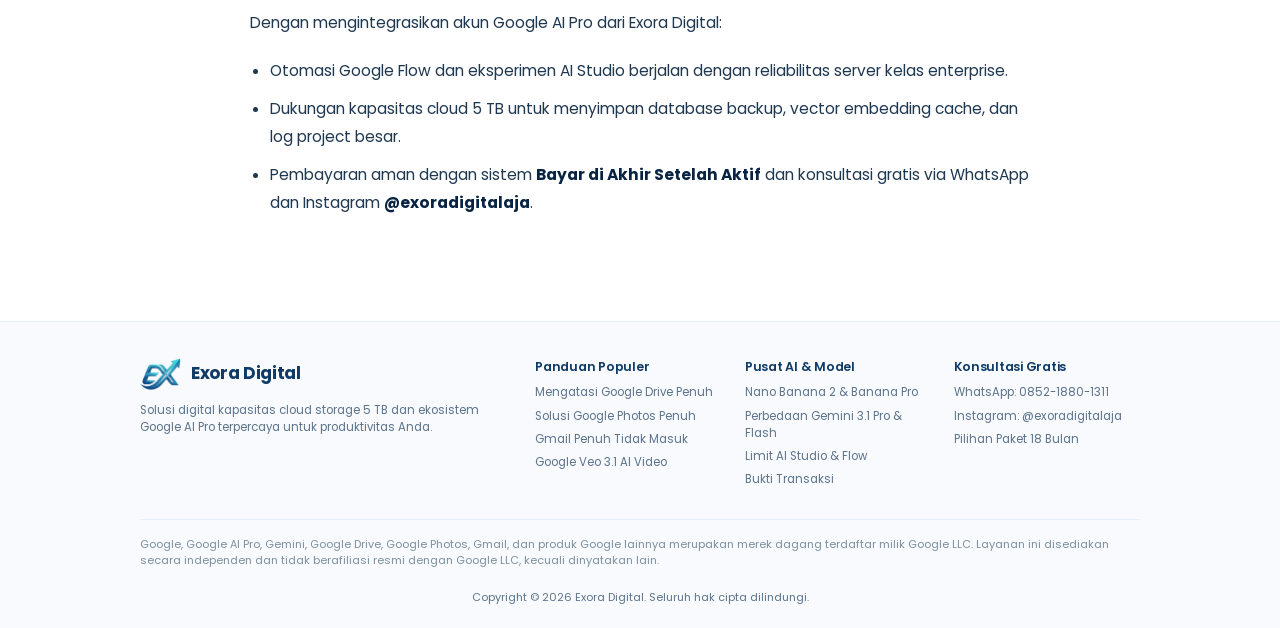
<file: panduan-mengatasi-rate-limit-google-ai-studio-flow.html>
<!DOCTYPE html>
<html lang="id">

<head>
    <meta charset="UTF-8">
    <meta name="viewport" content="width=device-width, initial-scale=1.0, viewport-fit=cover">

    <!-- Primary SEO Meta Tags -->
    <title>Panduan Mengatasi Rate Limit di Google AI Studio & Google Flow untuk Automasi Lancar 24 Jam | Exora Digital</title>
    <meta name="title" content="Panduan Mengatasi Rate Limit di Google AI Studio & Google Flow untuk Automasi Lancar 24 Jam | Exora Digital">
    <meta name="description"
        content="Alur kerja AI terputus karena Error 429 Quota Exceeded di Google AI Studio atau Google Flow? Pelajari trik context caching, optimasi RPM/TPM, dan solusi akun prioritas Google AI Pro 5 TB.">
    <meta name="keywords"
        content="limit google flow lebih puas, cara mengatasi limit google ai studio, gemini api rate limit exceeded, tpm rpm limit gemini, error 429 resource exhausted google ai, automasi workflow gemini, exora digital">
    <meta name="robots" content="index, follow">
    <meta name="author" content="Exora Digital">
    <link rel="canonical" href="https://exoradigital.my.id/panduan-mengatasi-rate-limit-google-ai-studio-flow.html">

    <!-- Favicon & Icons -->
    <link rel="icon" type="image/png" href="logo.png">
    <link rel="apple-touch-icon" href="logo.png">

    <!-- Open Graph / WhatsApp Preview -->
    <meta property="og:type" content="article">
    <meta property="og:site_name" content="Exora Digital">
    <meta property="og:title" content="Panduan Mengatasi Rate Limit di Google AI Studio & Google Flow untuk Automasi 24 Jam">
    <meta property="og:description"
        content="Tips teknis developer menghindari Error 429 di Google AI Studio & Google Flow. Solusi integrasi Cloud 5 TB untuk dataset besar.">
    <meta property="og:image" content="https://exoradigital.my.id/logo.png">
    <meta property="og:url" content="https://exoradigital.my.id/panduan-mengatasi-rate-limit-google-ai-studio-flow.html">

    <!-- Structured Data (JSON-LD) -->
    <script type="application/ld+json">
    {
      "@context": "https://schema.org",
      "@graph": [
        {
          "@type": "BreadcrumbList",
          "itemListElement": [
            {
              "@type": "ListItem",
              "position": 1,
              "name": "Beranda",
              "item": "https://exoradigital.my.id/"
            },
            {
              "@type": "ListItem",
              "position": 2,
              "name": "Panduan",
              "item": "https://exoradigital.my.id/#panduan"
            },
            {
              "@type": "ListItem",
              "position": 3,
              "name": "Rate Limit AI Studio & Flow",
              "item": "https://exoradigital.my.id/panduan-mengatasi-rate-limit-google-ai-studio-flow.html"
            }
          ]
        },
        {
          "@type": "Article",
          "headline": "Panduan Mengatasi Rate Limit di Google AI Studio & Google Flow untuk Automasi Lancar 24 Jam",
          "image": "https://exoradigital.my.id/logo.png",
          "author": {
            "@type": "Organization",
            "name": "Exora Digital",
            "url": "https://exoradigital.my.id/"
          },
          "publisher": {
            "@type": "Organization",
            "name": "Exora Digital",
            "logo": {
              "@type": "ImageObject",
              "url": "https://exoradigital.my.id/logo.png"
            }
          },
          "datePublished": "2026-09-04",
          "dateModified": "2026-09-04",
          "description": "Panduan teknis pengembang untuk mengoptimasi konsumsi token, mengatasi RPM/TPM limit, dan membangun automasi AI yang stabil di ekosistem Google."
        },
        {
          "@type": "FAQPage",
          "mainEntity": [
            {
              "@type": "Question",
              "name": "Apa arti Error 429: Resource Exhausted di Google AI Studio?",
              "acceptedAnswer": {
                "@type": "Answer",
                "text": "Error 429 terjadi ketika aplikasi atau automasi Anda melebihi batas RPM (Requests Per Minute), RPD (Requests Per Day), atau TPM (Tokens Per Minute) yang ditentukan oleh Google untuk tier akun Anda."
              }
            },
            {
              "@type": "Question",
              "name": "Bagaimana cara kerja Context Caching untuk menghemat kuota token?",
              "acceptedAnswer": {
                "@type": "Answer",
                "text": "Context Caching menyimpan dokumen atau instruksi sistem berukuran besar di server Google, sehingga prompt berulang tidak lagi dihitung sebagai token input baru, menghemat hingga 75% kuota token."
              }
            },
            {
              "@type": "Question",
              "name": "Apakah akun Google AI Pro di Exora Digital cocok untuk workflow automasi dan developer?",
              "acceptedAnswer": {
                "@type": "Answer",
                "text": "Sangat cocok. Anda mendapatkan batas penggunaan 4x lebih tinggi, prioritas komputasi, dan integrasi Google Drive 5 TB untuk menampung file dataset tanpa terhalang limit akun gratisan."
              }
            }
          ]
        }
      ]
    }
    </script>

    <!-- Google Fonts: Poppins -->
    <link rel="preconnect" href="https://fonts.googleapis.com">
    <link rel="preconnect" href="https://fonts.gstatic.com" crossorigin>
    <link href="https://fonts.googleapis.com/css2?family=Poppins:wght@300;400;500;600;700;800&display=swap"
        rel="stylesheet">
    <link rel="stylesheet" href="styles.css?v=3.0">
</head>

<body>

    <!-- Global Navigation -->
    <nav class="navbar" id="globalnav">
        <div class="container nav-content">
            <a href="index.html" class="nav-brand">
                <img src="logo.png" alt="Exora Digital Logo" class="brand-logo-img">
                <span class="nav-brand-text">Exora Digital</span>
            </a>
            <div class="nav-links">
                <a href="index.html" class="nav-link">Beranda</a>
                <a href="index.html#notification" class="nav-link">Penyimpanan</a>
                <a href="index.html#pricing" class="nav-link">Pilihan Paket</a>
                <a href="testimoni.html" class="nav-link">Testimoni</a>
                <a href="index.html#faq" class="nav-link">FAQ</a>
            </div>
            <a href="index.html#pricing" class="nav-cta">Upgrade 5 TB</a>
        </div>
    </nav>

    <!-- ARTICLE MAIN CONTAINER -->
    <main class="article-page-wrap">
        <!-- Breadcrumbs -->
        <nav class="article-breadcrumb" aria-label="Breadcrumb">
            <a href="index.html">Beranda</a>
            <span>/</span>
            <a href="index.html#panduan">Panduan & Solusi</a>
            <span>/</span>
            <span>Rate Limit AI Studio & Flow</span>
        </nav>

        <!-- Article Header -->
        <header class="article-header">
            <span class="article-card-tag tag-dev">Developer & Automation</span>
            <h1 class="article-headline">Panduan Mengatasi Rate Limit di Google AI Studio & Google Flow untuk Automasi Lancar 24 Jam</h1>
            <div class="article-meta-row">
                <span>Ditulis oleh Tim Developer Exora Digital</span>
                <span>•</span>
                <span>Diperbarui 4 September 2026</span>
                <span>•</span>
                <span>Waktu Baca: 8 Menit</span>
            </div>
        </header>

        <!-- Lead Highlight -->
        <div class="article-lead">
            Bagi developer dan pembuat automasi AI, tidak ada yang lebih menjengkelkan daripada pipeline data yang macet di tengah malam akibat <strong>Error 429 (Resource Exhausted / Rate Limit Exceeded)</strong> di Google AI Studio atau alur kerja Google Flow. Simak panduan teknis mengoptimasi kuota token, menerapkan teknik caching, dan solusi akun prioritas dengan ekosistem Google AI Pro.
        </div>

        <!-- Table of Contents -->
        <div class="article-toc">
            <div class="article-toc-title">
                <svg width="18" height="18" viewBox="0 0 24 24" fill="none" stroke="currentColor" stroke-width="2">
                    <line x1="8" y1="6" x2="21" y2="6"></line>
                    <line x1="8" y1="12" x2="21" y2="12"></line>
                    <line x1="8" y1="18" x2="21" y2="18"></line>
                    <line x1="3" y1="6" x2="3.01" y2="6"></line>
                    <line x1="3" y1="12" x2="3.01" y2="12"></line>
                    <line x1="3" y1="18" x2="3.01" y2="18"></line>
                </svg>
                <span>Daftar Isi Panduan:</span>
            </div>
            <ul class="article-toc-list">
                <li><a href="#memahami-metrik-limit">1. Memahami 3 Metrik Limit: RPM, RPD, dan TPM</a></li>
                <li><a href="#penyebab-error-429">2. Penyebab Utama Error 429 di Google Flow & Studio</a></li>
                <li><a href="#teknik-context-caching">3. Trik #1: Aktifkan Context Caching untuk Memangkas Token</a></li>
                <li><a href="#structured-outputs">4. Trik #2: Gunakan Structured Outputs (JSON Schema)</a></li>
                <li><a href="#model-routing">5. Trik #3: Terapkan Model Routing (Flash vs Pro Tier)</a></li>
                <li><a href="#solusi-exora">6. Solusi: Upgrade Google AI Pro 5 TB 18 Bulan di Exora Digital</a></li>
            </ul>
        </div>

        <!-- Article Body -->
        <article class="article-body">
            <h2 id="memahami-metrik-limit">1. Memahami 3 Metrik Limit: RPM, RPD, dan TPM</h2>
            <p>
                Ketika Anda membuat aplikasi atau alur kerja otomatisasi di Google AI Studio, Google membatasi konsumsi API melalui tiga parameter utama:
            </p>
            <ul>
                <li><strong>RPM (Requests Per Minute)</strong>: Jumlah panggilan request API maksimal yang boleh dikirimkan dalam 1 menit (misalnya 15 RPM).</li>
                <li><strong>TPM (Tokens Per Minute)</strong>: Jumlah total token (input + output teks/gambar) yang diproses dalam 1 menit (misalnya 1.000.000 TPM).</li>
                <li><strong>RPD (Requests Per Day)</strong>: Batas total panggilan request dalam kurun waktu 24 jam.</li>
            </ul>

            <h2 id="penyebab-error-429">2. Penyebab Utama Error 429 di Google Flow & Studio</h2>
            <p>
                Dalam alur kerja otomatisasi (*agentic workflows* atau multi-step prompt chaining), Error 429 biasanya dipicu oleh:
            </p>
            <div class="callout-box warning">
                <div class="callout-title">⚠️ Bottleneck Penyebab Rate Limit</div>
                <p style="margin:0; font-size:14px;">
                    1. <strong>Looping Script Tanpa Delay</strong>: Script otomatisasi menembak endpoint Google tanpa jeda waktu (*exponential backoff*).<br>
                    2. <strong>Input Dokumen Raksasa Berulang</strong>: Mengirimkan file PDF 500 halaman di setiap percakapan tanpa menggunakan cache.<br>
                    3. <strong>Kapasitas Storage Penuh</strong>: Gagal menyimpan data output ke Google Drive karena kuota akun gratis 15 GB sudah habis.
                </p>
            </div>

            <h2 id="teknik-context-caching">3. Trik #1: Aktifkan Context Caching untuk Memangkas Token</h2>
            <p>
                Jika Anda memiliki panduan instruksi sistem (*System Prompt*) atau dokumen referensi yang sama dan dipanggil berkali-kali oleh bot Anda, gunakan fitur <strong>Context Caching</strong>:
            </p>
            <p>
                Google akan menyimpan token dokumen tersebut di memori server selama durasi waktu tertentu (*TTL*). Hasilnya:
            </p>
            <ul>
                <li>Menghemat konsumsi token per menit (*TPM*) hingga 75%.</li>
                <li>Mempercepat waktu respon inferensi hingga 3x lebih kilat.</li>
            </ul>

            <h2 id="structured-outputs">4. Trik #2: Gunakan Structured Outputs (JSON Schema)</h2>
            <p>
                Jangan biarkan AI menghasilkan teks pembuka atau penutup yang tidak perlu (seperti <em>"Tentu, berikut adalah hasil analisis saya..."</em>) yang membuang kuota output token.
            </p>
            <p>
                Gunakan parameter <code>response_schema</code> dengan tipe MIME <code>application/json</code> agar model langsung mengembalikan data mentah dalam format JSON ringkas yang siap diproses script Anda.
            </p>

            <h2 id="model-routing">5. Trik #3: Terapkan Model Routing (Flash vs Pro Tier)</h2>
            <p>
                Jangan gunakan model *Gemini 3.1 Pro* untuk semua tugas ringan. Pisahkan alur kerja:
            </p>
            <ul>
                <li><strong>Task Ringan</strong> (Ekstraksi data, filtering teks, klasifikasi sentimen): Gunakan <strong>Gemini 3.8 Flash</strong> yang memiliki RPM/TPM sangat besar.</li>
                <li><strong>Task Berat</strong> (Sintesis multi-sumber, refactoring kode, penalaran logika matematis): Alihkan ke <strong>Gemini 3.1 Pro</strong>.</li>
            </ul>

            <!-- HIGH-CONVERTING CONVERSION CARD -->
            <section class="article-conversion-card" id="upgrade-cta">
                <span class="article-conversion-badge">INFRASTRUKTUR AI STABIL 18 BULAN</span>
                <h3>Jalankan Otomasi AI Lebih Puas dengan Google AI Pro 5 TB!</h3>
                <p>
                    Dapatkan akses ekosistem Google AI Pro dengan batas penggunaan 4x lebih longgar, prioritas komputasi model Gemini 3.1 Pro, dan kapasitas cloud <strong>5 TB (5.000 GB)</strong> untuk menampung seluruh dataset Anda selama 18 Bulan penuh mulai Rp60.000.
                </p>

                <div class="article-usp-grid">
                    <div class="article-usp-item">
                        <span>🔒</span>
                        <span>100% Tanpa Password Email</span>
                    </div>
                    <div class="article-usp-item">
                        <span>👨‍💻</span>
                        <span>Dipandu Admin Sampai Aktif</span>
                    </div>
                    <div class="article-usp-item">
                        <span>💳</span>
                        <span>Bayar di Akhir Setelah Kuota Masuk</span>
                    </div>
                    <div class="article-usp-item">
                        <span>💬</span>
                        <span>Free Konsultasi WA & DM IG</span>
                    </div>
                </div>

                <div class="article-cta-btn-group">
                    <a href="index.html#pricing" class="article-cta-btn-primary">
                        <span>Lihat Paket 18 Bulan</span>
                        <span>→</span>
                    </a>
                    <a href="https://wa.me/6285218801311?text=Halo%20Exora%20Digital,%20saya%20tertarik%20upgrade%20Google%20AI%20Pro%20untuk%20kebutuhan%20developer"
                        target="_blank" rel="noopener" class="article-cta-btn-secondary">
                        <span>WhatsApp: 0852-1880-1311</span>
                    </a>
                    <a href="https://instagram.com/exoradigitalaja" target="_blank" rel="noopener" class="article-cta-btn-secondary">
                        <span>Instagram @exoradigitalaja</span>
                    </a>
                </div>
            </section>

            <h2 id="solusi-exora">6. Solusi: Upgrade Google AI Pro 5 TB 18 Bulan di Exora Digital</h2>
            <p>
                Dengan mengintegrasikan akun Google AI Pro dari Exora Digital:
            </p>
            <ul>
                <li>Otomasi Google Flow dan eksperimen AI Studio berjalan dengan reliabilitas server kelas enterprise.</li>
                <li>Dukungan kapasitas cloud 5 TB untuk menyimpan database backup, vector embedding cache, dan log project besar.</li>
                <li>Pembayaran aman dengan sistem <strong>Bayar di Akhir Setelah Aktif</strong> dan konsultasi gratis via WhatsApp dan Instagram <strong>@exoradigitalaja</strong>.</li>
            </ul>
        </article>
    </main>

    <!-- Global Footer -->
    <footer class="footer-clean">
        <div class="container">
            <div class="footer-navs">
                <div class="footer-col">
                    <div class="footer-brand-wrap">
                        <img src="logo.png" alt="Exora Digital Logo" class="brand-logo-img">
                        <span class="brand-title-text">Exora Digital</span>
                    </div>
                    <p style="margin-bottom: 12px;">Solusi digital kapasitas cloud storage 5 TB dan ekosistem Google AI Pro terpercaya untuk produktivitas Anda.</p>
                </div>
                <div class="footer-col">
                    <h4>Panduan Populer</h4>
                    <ul>
                        <li><a href="panduan-mengatasi-google-drive-penuh.html">Mengatasi Google Drive Penuh</a></li>
                        <li><a href="solusi-penyimpanan-google-foto-penuh.html">Solusi Google Photos Penuh</a></li>
                        <li><a href="cara-mengatasi-gmail-penuh-tidak-bisa-terima-email.html">Gmail Penuh Tidak Masuk</a></li>
                        <li><a href="bedah-google-veo-3-ai-video-generator.html">Google Veo 3.1 AI Video</a></li>
                    </ul>
                </div>
                <div class="footer-col">
                    <h4>Pusat AI & Model</h4>
                    <ul>
                        <li><a href="mengenal-nano-banana-2-dan-banana-pro-gemini.html">Nano Banana 2 & Banana Pro</a></li>
                        <li><a href="perbedaan-gemini-3-pro-flash-nano-model-google.html">Perbedaan Gemini 3.1 Pro & Flash</a></li>
                        <li><a href="panduan-mengatasi-rate-limit-google-ai-studio-flow.html">Limit AI Studio & Flow</a></li>
                        <li><a href="testimoni.html">Bukti Transaksi</a></li>
                    </ul>
                </div>
                <div class="footer-col">
                    <h4>Konsultasi Gratis</h4>
                    <ul>
                        <li><a href="https://wa.me/6285218801311" target="_blank" rel="noopener">WhatsApp: 0852-1880-1311</a></li>
                        <li><a href="https://instagram.com/exoradigitalaja" target="_blank" rel="noopener">Instagram: @exoradigitalaja</a></li>
                        <li><a href="index.html#pricing">Pilihan Paket 18 Bulan</a></li>
                    </ul>
                </div>
            </div>

            <div class="footer-disclaimer-text">
                Google, Google AI Pro, Gemini, Google Drive, Google Photos, Gmail, dan produk Google lainnya merupakan merek dagang terdaftar milik Google LLC. Layanan ini disediakan secara independen dan tidak berafiliasi resmi dengan Google LLC, kecuali dinyatakan lain.
            </div>

            <div class="footer-row-bottom">
                <div>Copyright &copy; 2026 Exora Digital. Seluruh hak cipta dilindungi.</div>
            </div>
        </div>
    </footer>

</body>

</html>
</file>
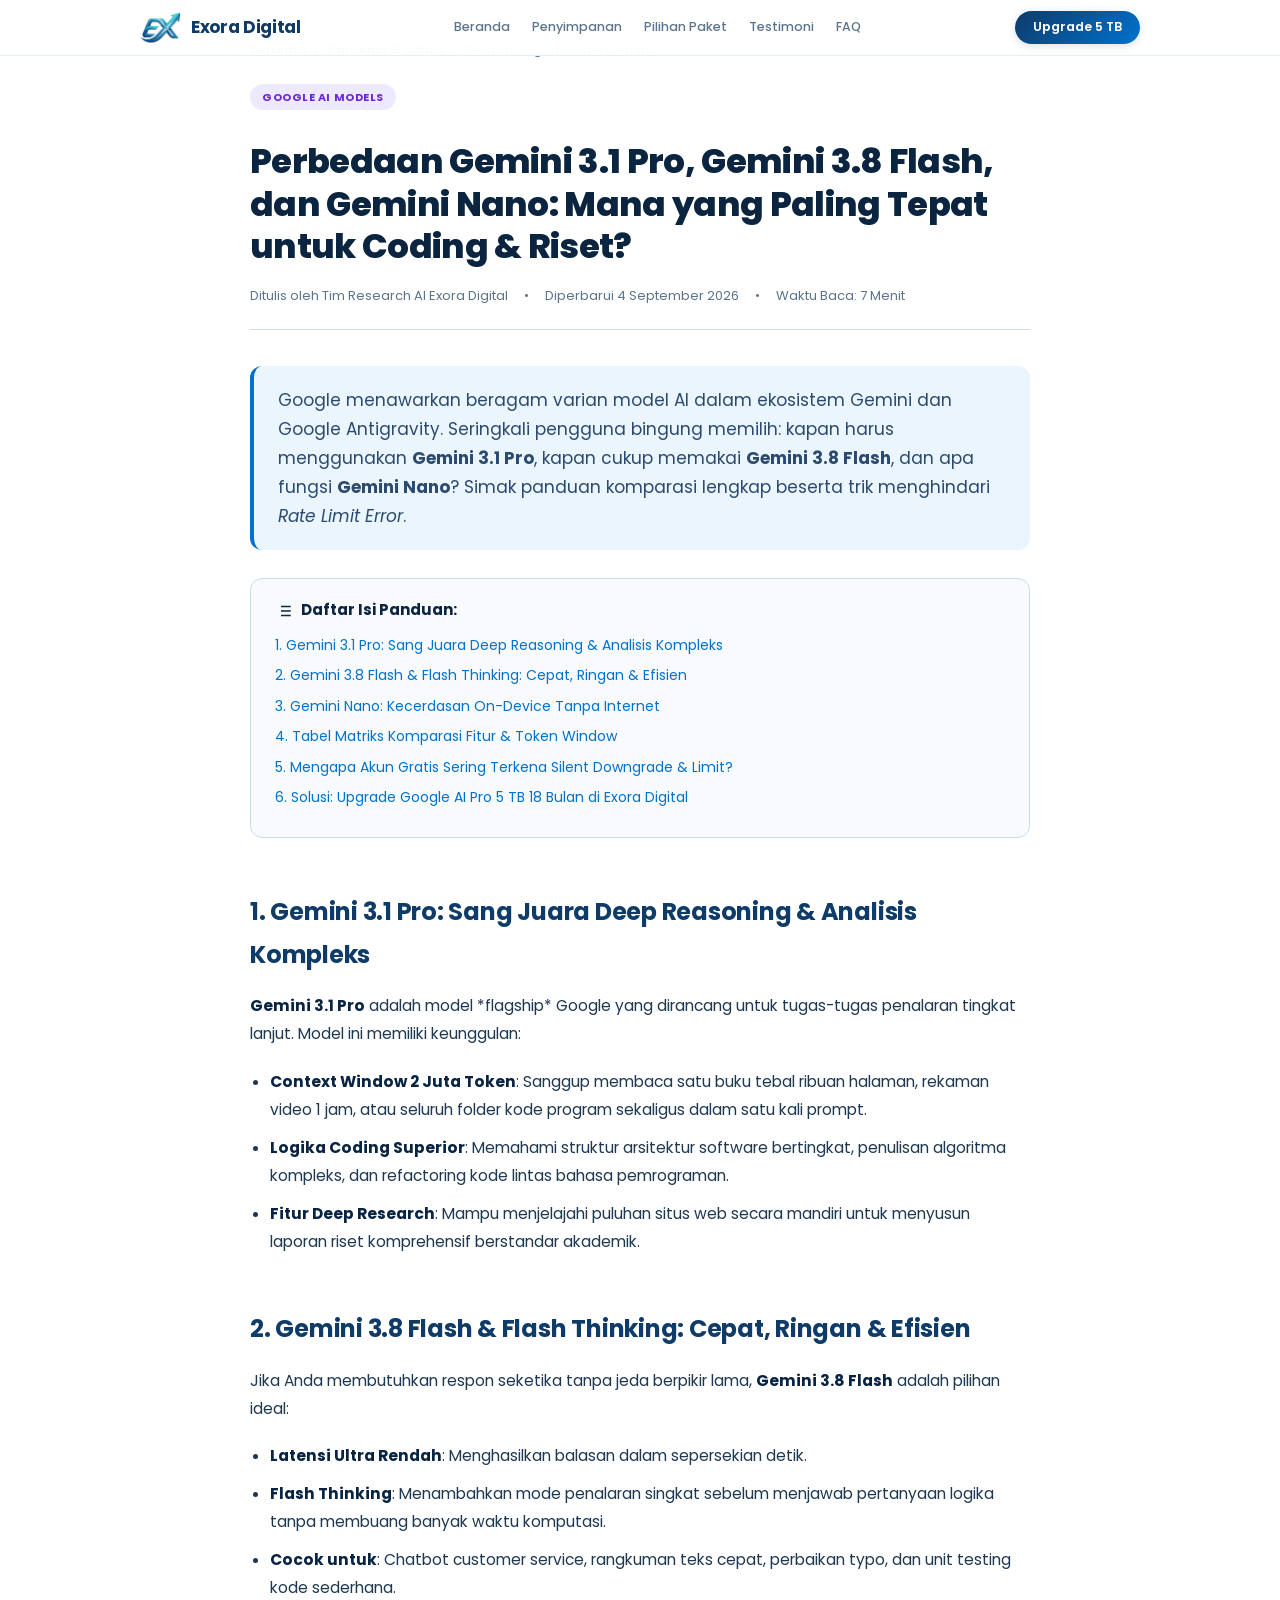
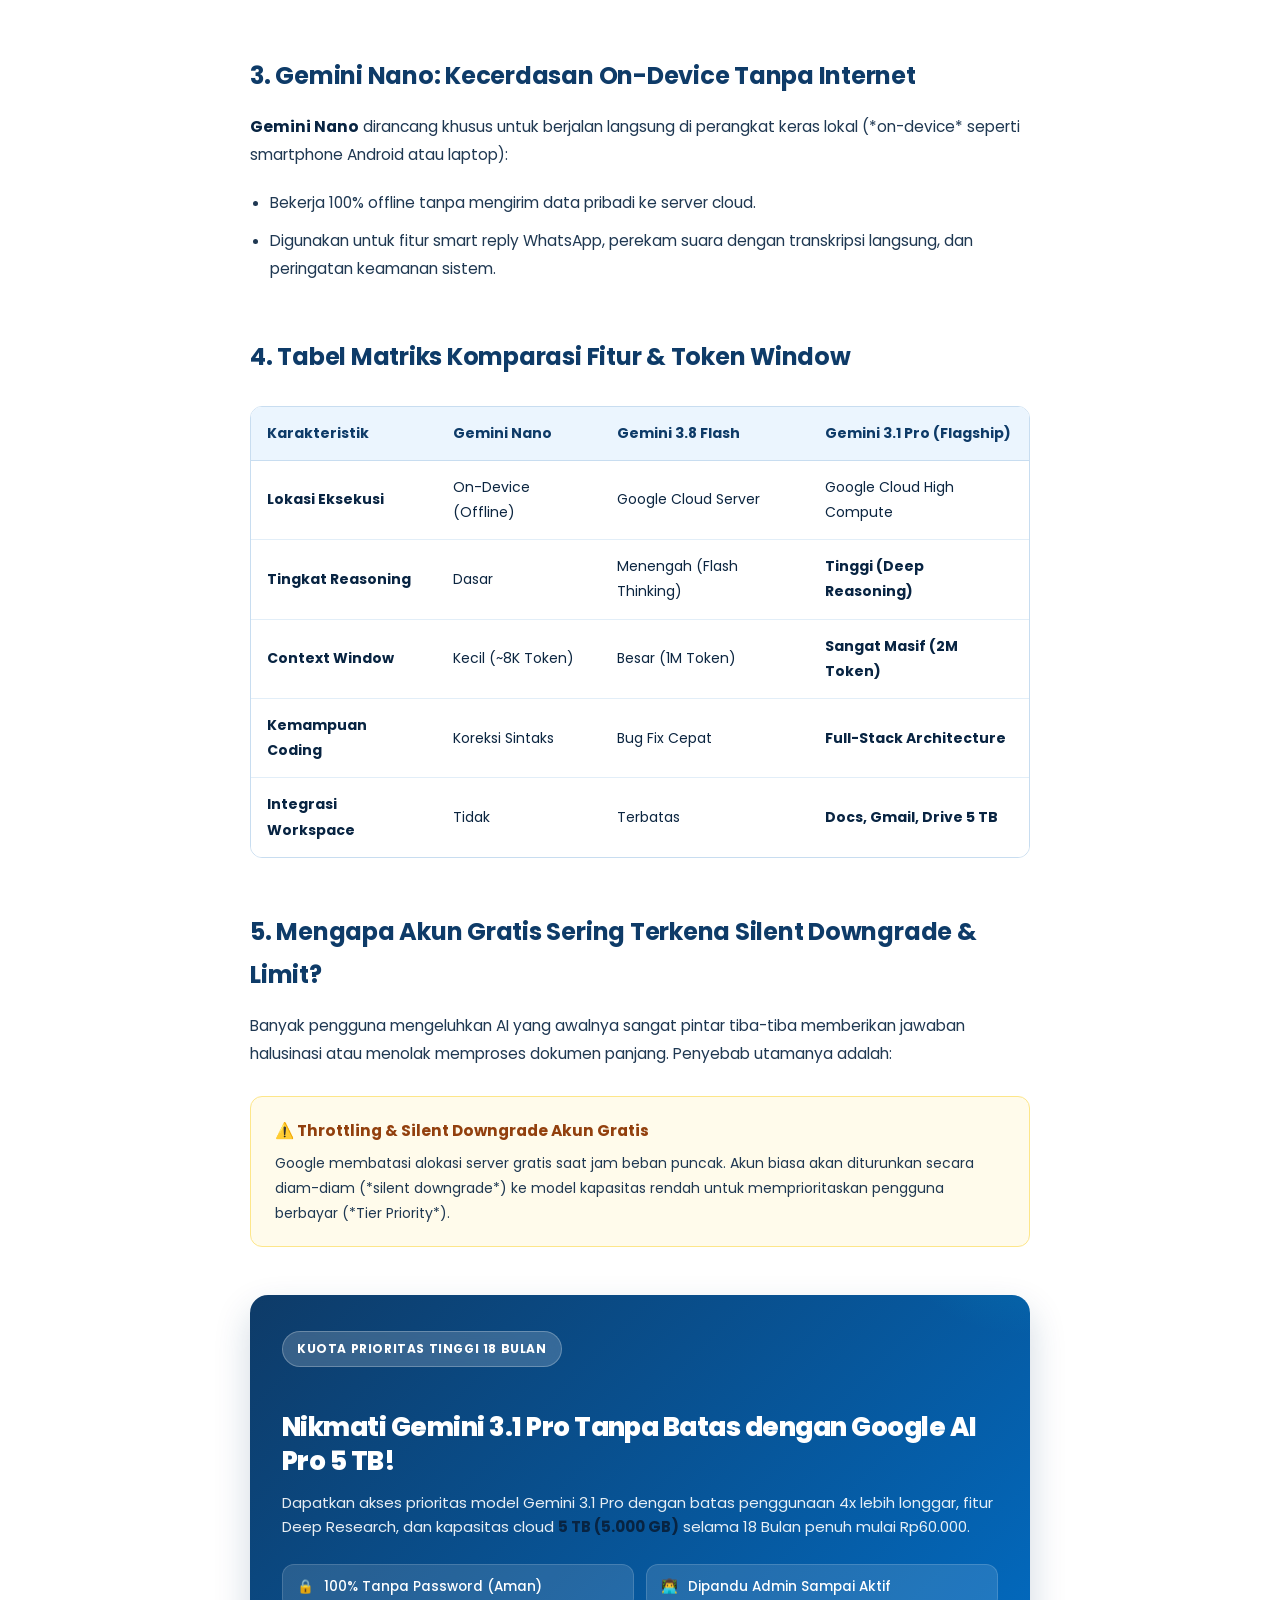
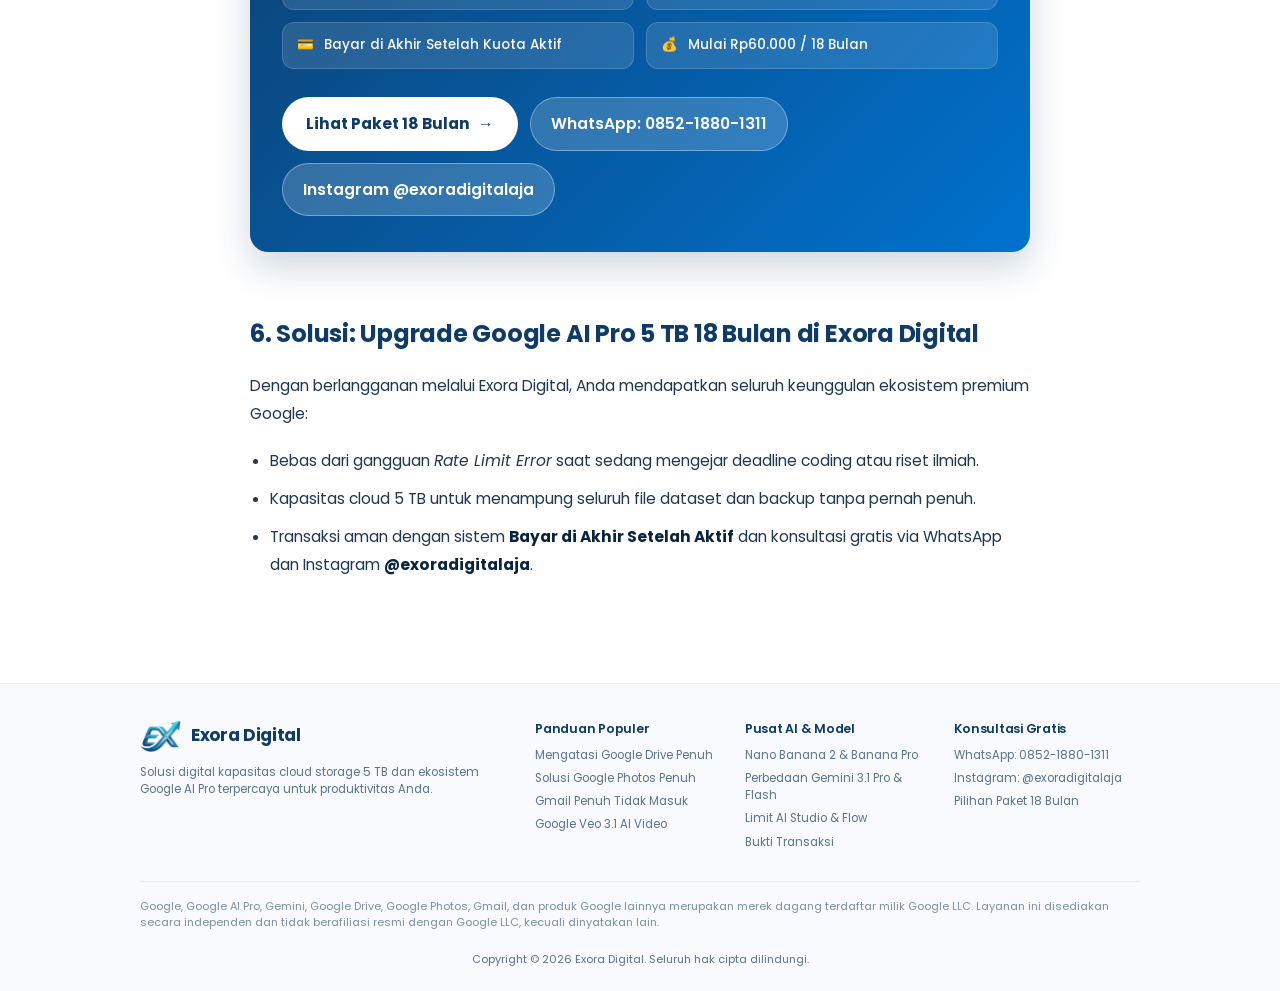
<file: perbedaan-gemini-3-pro-flash-nano-model-google.html>
<!DOCTYPE html>
<html lang="id">

<head>
    <meta charset="UTF-8">
    <meta name="viewport" content="width=device-width, initial-scale=1.0, viewport-fit=cover">

    <!-- Primary SEO Meta Tags -->
    <title>Perbedaan Gemini 3.1 Pro, Gemini 3.8 Flash, dan Gemini Nano: Mana yang Paling Tepat untuk Coding & Riset? | Exora Digital</title>
    <meta name="title" content="Perbedaan Gemini 3.1 Pro, Gemini 3.8 Flash, dan Gemini Nano: Mana yang Paling Tepat untuk Coding & Riset? | Exora Digital">
    <meta name="description"
        content="Panduan komparasi lengkap model AI Google: Gemini 3.1 Pro, Gemini 3.8 Flash Thinking, dan Gemini Nano. Pelajari perbedaan reasoning, batas limit token, dan cara upgrade Google AI Pro 5 TB hemat.">
    <meta name="keywords"
        content="perbedaan gemini 3.1 pro dan flash, model google antigravity, gemini pro vs flash thinking, gemini nano on device, upgrade gemini pro murah indonesia, google ai pro 18 bulan, exora digital">
    <meta name="robots" content="index, follow">
    <meta name="author" content="Exora Digital">
    <link rel="canonical" href="https://exoradigital.my.id/perbedaan-gemini-3-pro-flash-nano-model-google.html">

    <!-- Favicon & Icons -->
    <link rel="icon" type="image/png" href="logo.png">
    <link rel="apple-touch-icon" href="logo.png">

    <!-- Open Graph / WhatsApp Preview -->
    <meta property="og:type" content="article">
    <meta property="og:site_name" content="Exora Digital">
    <meta property="og:title" content="Perbedaan Gemini 3.1 Pro, Flash, dan Nano: Panduan Model AI Google Terlengkap">
    <meta property="og:description"
        content="Ketahui kapan harus menggunakan Gemini 3.1 Pro untuk logika berat dan kapan pakai Flash untuk kecepatan. Dapatkan batas limit 4x lebih luas dengan Google AI Pro.">
    <meta property="og:image" content="https://exoradigital.my.id/logo.png">
    <meta property="og:url" content="https://exoradigital.my.id/perbedaan-gemini-3-pro-flash-nano-model-google.html">

    <!-- Structured Data (JSON-LD) -->
    <script type="application/ld+json">
    {
      "@context": "https://schema.org",
      "@graph": [
        {
          "@type": "BreadcrumbList",
          "itemListElement": [
            {
              "@type": "ListItem",
              "position": 1,
              "name": "Beranda",
              "item": "https://exoradigital.my.id/"
            },
            {
              "@type": "ListItem",
              "position": 2,
              "name": "Panduan",
              "item": "https://exoradigital.my.id/#panduan"
            },
            {
              "@type": "ListItem",
              "position": 3,
              "name": "Perbandingan Model Gemini 3",
              "item": "https://exoradigital.my.id/perbedaan-gemini-3-pro-flash-nano-model-google.html"
            }
          ]
        },
        {
          "@type": "Article",
          "headline": "Perbedaan Gemini 3.1 Pro, Gemini 3.8 Flash, dan Gemini Nano: Mana yang Paling Tepat untuk Coding & Riset?",
          "image": "https://exoradigital.my.id/logo.png",
          "author": {
            "@type": "Organization",
            "name": "Exora Digital",
            "url": "https://exoradigital.my.id/"
          },
          "publisher": {
            "@type": "Organization",
            "name": "Exora Digital",
            "logo": {
              "@type": "ImageObject",
              "url": "https://exoradigital.my.id/logo.png"
            }
          },
          "datePublished": "2026-09-03",
          "dateModified": "2026-09-04",
          "description": "Perbandingan komprehensif kemampuan penalaran, context window, latency, dan use-case antara lini model Gemini 3.1 Pro, Flash, dan Nano."
        },
        {
          "@type": "FAQPage",
          "mainEntity": [
            {
              "@type": "Question",
              "name": "Apa perbedaan utama antara Gemini 3.1 Pro dan Gemini Flash?",
              "acceptedAnswer": {
                "@type": "Answer",
                "text": "Gemini 3.1 Pro dioptimalkan untuk penalaran mendalam (deep reasoning), tugas matematika rumit, arsitektur coding multi-file, dan analisis dokumen 2 juta token. Sedangkan Gemini Flash dioptimasi untuk kecepatan respon instan dan pemrosesan ringan berbiaya rendah."
              }
            },
            {
              "@type": "Question",
              "name": "Mengapa akun gratis sering mengalami downgrade model otomatis?",
              "acceptedAnswer": {
                "@type": "Answer",
                "text": "Pada jam sibuk traffic tinggi, Google secara otomatis mengalihkan pengguna akun gratis ke model yang lebih ringan untuk menghemat beban server, sehingga akurasi jawaban menurun."
              }
            },
            {
              "@type": "Question",
              "name": "Apa keuntungan paket Google AI Pro di Exora Digital untuk programmer?",
              "acceptedAnswer": {
                "@type": "Answer",
                "text": "Anda mendapatkan batas penggunaan hingga 4x lebih tinggi, prioritas komputasi model Gemini 3.1 Pro tanpa silent downgrade, dan cloud storage 5 TB untuk menampung seluruh dataset dan repository project Anda."
              }
            }
          ]
        }
      ]
    }
    </script>

    <!-- Google Fonts: Poppins -->
    <link rel="preconnect" href="https://fonts.googleapis.com">
    <link rel="preconnect" href="https://fonts.gstatic.com" crossorigin>
    <link href="https://fonts.googleapis.com/css2?family=Poppins:wght@300;400;500;600;700;800&display=swap"
        rel="stylesheet">
    <link rel="stylesheet" href="styles.css?v=3.0">
</head>

<body>

    <!-- Global Navigation -->
    <nav class="navbar" id="globalnav">
        <div class="container nav-content">
            <a href="index.html" class="nav-brand">
                <img src="logo.png" alt="Exora Digital Logo" class="brand-logo-img">
                <span class="nav-brand-text">Exora Digital</span>
            </a>
            <div class="nav-links">
                <a href="index.html" class="nav-link">Beranda</a>
                <a href="index.html#notification" class="nav-link">Penyimpanan</a>
                <a href="index.html#pricing" class="nav-link">Pilihan Paket</a>
                <a href="testimoni.html" class="nav-link">Testimoni</a>
                <a href="index.html#faq" class="nav-link">FAQ</a>
            </div>
            <a href="index.html#pricing" class="nav-cta">Upgrade 5 TB</a>
        </div>
    </nav>

    <!-- ARTICLE MAIN CONTAINER -->
    <main class="article-page-wrap">
        <!-- Breadcrumbs -->
        <nav class="article-breadcrumb" aria-label="Breadcrumb">
            <a href="index.html">Beranda</a>
            <span>/</span>
            <a href="index.html#panduan">Panduan & Solusi</a>
            <span>/</span>
            <span>Perbandingan Model Gemini</span>
        </nav>

        <!-- Article Header -->
        <header class="article-header">
            <span class="article-card-tag tag-ai">Google AI Models</span>
            <h1 class="article-headline">Perbedaan Gemini 3.1 Pro, Gemini 3.8 Flash, dan Gemini Nano: Mana yang Paling Tepat untuk Coding & Riset?</h1>
            <div class="article-meta-row">
                <span>Ditulis oleh Tim Research AI Exora Digital</span>
                <span>•</span>
                <span>Diperbarui 4 September 2026</span>
                <span>•</span>
                <span>Waktu Baca: 7 Menit</span>
            </div>
        </header>

        <!-- Lead Highlight -->
        <div class="article-lead">
            Google menawarkan beragam varian model AI dalam ekosistem Gemini dan Google Antigravity. Seringkali pengguna bingung memilih: kapan harus menggunakan <strong>Gemini 3.1 Pro</strong>, kapan cukup memakai <strong>Gemini 3.8 Flash</strong>, dan apa fungsi <strong>Gemini Nano</strong>? Simak panduan komparasi lengkap beserta trik menghindari <em>Rate Limit Error</em>.
        </div>

        <!-- Table of Contents -->
        <div class="article-toc">
            <div class="article-toc-title">
                <svg width="18" height="18" viewBox="0 0 24 24" fill="none" stroke="currentColor" stroke-width="2">
                    <line x1="8" y1="6" x2="21" y2="6"></line>
                    <line x1="8" y1="12" x2="21" y2="12"></line>
                    <line x1="8" y1="18" x2="21" y2="18"></line>
                    <line x1="3" y1="6" x2="3.01" y2="6"></line>
                    <line x1="3" y1="12" x2="3.01" y2="12"></line>
                    <line x1="3" y1="18" x2="3.01" y2="18"></line>
                </svg>
                <span>Daftar Isi Panduan:</span>
            </div>
            <ul class="article-toc-list">
                <li><a href="#gemini-pro">1. Gemini 3.1 Pro: Sang Juara Deep Reasoning & Analisis Kompleks</a></li>
                <li><a href="#gemini-flash">2. Gemini 3.8 Flash & Flash Thinking: Cepat, Ringan & Efisien</a></li>
                <li><a href="#gemini-nano">3. Gemini Nano: Kecerdasan On-Device Tanpa Internet</a></li>
                <li><a href="#tabel-perbandingan">4. Tabel Matriks Komparasi Fitur & Token Window</a></li>
                <li><a href="#mengapa-sering-limit">5. Mengapa Akun Gratis Sering Terkena Silent Downgrade & Limit?</a></li>
                <li><a href="#solusi-google-ai-pro">6. Solusi: Upgrade Google AI Pro 5 TB 18 Bulan di Exora Digital</a></li>
            </ul>
        </div>

        <!-- Article Body -->
        <article class="article-body">
            <h2 id="gemini-pro">1. Gemini 3.1 Pro: Sang Juara Deep Reasoning & Analisis Kompleks</h2>
            <p>
                <strong>Gemini 3.1 Pro</strong> adalah model *flagship* Google yang dirancang untuk tugas-tugas penalaran tingkat lanjut. Model ini memiliki keunggulan:
            </p>
            <ul>
                <li><strong>Context Window 2 Juta Token</strong>: Sanggup membaca satu buku tebal ribuan halaman, rekaman video 1 jam, atau seluruh folder kode program sekaligus dalam satu kali prompt.</li>
                <li><strong>Logika Coding Superior</strong>: Memahami struktur arsitektur software bertingkat, penulisan algoritma kompleks, dan refactoring kode lintas bahasa pemrograman.</li>
                <li><strong>Fitur Deep Research</strong>: Mampu menjelajahi puluhan situs web secara mandiri untuk menyusun laporan riset komprehensif berstandar akademik.</li>
            </ul>

            <h2 id="gemini-flash">2. Gemini 3.8 Flash & Flash Thinking: Cepat, Ringan & Efisien</h2>
            <p>
                Jika Anda membutuhkan respon seketika tanpa jeda berpikir lama, <strong>Gemini 3.8 Flash</strong> adalah pilihan ideal:
            </p>
            <ul>
                <li><strong>Latensi Ultra Rendah</strong>: Menghasilkan balasan dalam sepersekian detik.</li>
                <li><strong>Flash Thinking</strong>: Menambahkan mode penalaran singkat sebelum menjawab pertanyaan logika tanpa membuang banyak waktu komputasi.</li>
                <li><strong>Cocok untuk</strong>: Chatbot customer service, rangkuman teks cepat, perbaikan typo, dan unit testing kode sederhana.</li>
            </ul>

            <h2 id="gemini-nano">3. Gemini Nano: Kecerdasan On-Device Tanpa Internet</h2>
            <p>
                <strong>Gemini Nano</strong> dirancang khusus untuk berjalan langsung di perangkat keras lokal (*on-device* seperti smartphone Android atau laptop):
            </p>
            <ul>
                <li>Bekerja 100% offline tanpa mengirim data pribadi ke server cloud.</li>
                <li>Digunakan untuk fitur smart reply WhatsApp, perekam suara dengan transkripsi langsung, dan peringatan keamanan sistem.</li>
            </ul>

            <h2 id="tabel-perbandingan">4. Tabel Matriks Komparasi Fitur & Token Window</h2>
            <div class="table-responsive">
                <table class="article-table">
                    <thead>
                        <tr>
                            <th>Karakteristik</th>
                            <th>Gemini Nano</th>
                            <th>Gemini 3.8 Flash</th>
                            <th>Gemini 3.1 Pro (Flagship)</th>
                        </tr>
                    </thead>
                    <tbody>
                        <tr>
                            <td><strong>Lokasi Eksekusi</strong></td>
                            <td>On-Device (Offline)</td>
                            <td>Google Cloud Server</td>
                            <td>Google Cloud High Compute</td>
                        </tr>
                        <tr>
                            <td><strong>Tingkat Reasoning</strong></td>
                            <td>Dasar</td>
                            <td>Menengah (Flash Thinking)</td>
                            <td><strong>Tinggi (Deep Reasoning)</strong></td>
                        </tr>
                        <tr>
                            <td><strong>Context Window</strong></td>
                            <td>Kecil (~8K Token)</td>
                            <td>Besar (1M Token)</td>
                            <td><strong>Sangat Masif (2M Token)</strong></td>
                        </tr>
                        <tr>
                            <td><strong>Kemampuan Coding</strong></td>
                            <td>Koreksi Sintaks</td>
                            <td>Bug Fix Cepat</td>
                            <td><strong>Full-Stack Architecture</strong></td>
                        </tr>
                        <tr>
                            <td><strong>Integrasi Workspace</strong></td>
                            <td>Tidak</td>
                            <td>Terbatas</td>
                            <td><strong>Docs, Gmail, Drive 5 TB</strong></td>
                        </tr>
                    </tbody>
                </table>
            </div>

            <h2 id="mengapa-sering-limit">5. Mengapa Akun Gratis Sering Terkena Silent Downgrade & Limit?</h2>
            <p>
                Banyak pengguna mengeluhkan AI yang awalnya sangat pintar tiba-tiba memberikan jawaban halusinasi atau menolak memproses dokumen panjang. Penyebab utamanya adalah:
            </p>
            <div class="callout-box warning">
                <div class="callout-title">⚠️ Throttling & Silent Downgrade Akun Gratis</div>
                <p style="margin:0; font-size:14px;">
                    Google membatasi alokasi server gratis saat jam beban puncak. Akun biasa akan diturunkan secara diam-diam (*silent downgrade*) ke model kapasitas rendah untuk memprioritaskan pengguna berbayar (*Tier Priority*).
                </p>
            </div>

            <!-- HIGH-CONVERTING CONVERSION CARD -->
            <section class="article-conversion-card" id="upgrade-cta">
                <span class="article-conversion-badge">KUOTA PRIORITAS TINGGI 18 BULAN</span>
                <h3>Nikmati Gemini 3.1 Pro Tanpa Batas dengan Google AI Pro 5 TB!</h3>
                <p>
                    Dapatkan akses prioritas model Gemini 3.1 Pro dengan batas penggunaan 4x lebih longgar, fitur Deep Research, dan kapasitas cloud <strong>5 TB (5.000 GB)</strong> selama 18 Bulan penuh mulai Rp60.000.
                </p>

                <div class="article-usp-grid">
                    <div class="article-usp-item">
                        <span>🔒</span>
                        <span>100% Tanpa Password (Aman)</span>
                    </div>
                    <div class="article-usp-item">
                        <span>👨‍💻</span>
                        <span>Dipandu Admin Sampai Aktif</span>
                    </div>
                    <div class="article-usp-item">
                        <span>💳</span>
                        <span>Bayar di Akhir Setelah Kuota Aktif</span>
                    </div>
                    <div class="article-usp-item">
                        <span>💰</span>
                        <span>Mulai Rp60.000 / 18 Bulan</span>
                    </div>
                </div>

                <div class="article-cta-btn-group">
                    <a href="index.html#pricing" class="article-cta-btn-primary">
                        <span>Lihat Paket 18 Bulan</span>
                        <span>→</span>
                    </a>
                    <a href="https://wa.me/6285218801311?text=Halo%20Exora%20Digital,%20saya%20mau%20upgrade%20Gemini%203.1%20Pro"
                        target="_blank" rel="noopener" class="article-cta-btn-secondary">
                        <span>WhatsApp: 0852-1880-1311</span>
                    </a>
                    <a href="https://instagram.com/exoradigitalaja" target="_blank" rel="noopener" class="article-cta-btn-secondary">
                        <span>Instagram @exoradigitalaja</span>
                    </a>
                </div>
            </section>

            <h2 id="solusi-google-ai-pro">6. Solusi: Upgrade Google AI Pro 5 TB 18 Bulan di Exora Digital</h2>
            <p>
                Dengan berlangganan melalui Exora Digital, Anda mendapatkan seluruh keunggulan ekosistem premium Google:
            </p>
            <ul>
                <li>Bebas dari gangguan <em>Rate Limit Error</em> saat sedang mengejar deadline coding atau riset ilmiah.</li>
                <li>Kapasitas cloud 5 TB untuk menampung seluruh file dataset dan backup tanpa pernah penuh.</li>
                <li>Transaksi aman dengan sistem <strong>Bayar di Akhir Setelah Aktif</strong> dan konsultasi gratis via WhatsApp dan Instagram <strong>@exoradigitalaja</strong>.</li>
            </ul>
        </article>
    </main>

    <!-- Global Footer -->
    <footer class="footer-clean">
        <div class="container">
            <div class="footer-navs">
                <div class="footer-col">
                    <div class="footer-brand-wrap">
                        <img src="logo.png" alt="Exora Digital Logo" class="brand-logo-img">
                        <span class="brand-title-text">Exora Digital</span>
                    </div>
                    <p style="margin-bottom: 12px;">Solusi digital kapasitas cloud storage 5 TB dan ekosistem Google AI Pro terpercaya untuk produktivitas Anda.</p>
                </div>
                <div class="footer-col">
                    <h4>Panduan Populer</h4>
                    <ul>
                        <li><a href="panduan-mengatasi-google-drive-penuh.html">Mengatasi Google Drive Penuh</a></li>
                        <li><a href="solusi-penyimpanan-google-foto-penuh.html">Solusi Google Photos Penuh</a></li>
                        <li><a href="cara-mengatasi-gmail-penuh-tidak-bisa-terima-email.html">Gmail Penuh Tidak Masuk</a></li>
                        <li><a href="bedah-google-veo-3-ai-video-generator.html">Google Veo 3.1 AI Video</a></li>
                    </ul>
                </div>
                <div class="footer-col">
                    <h4>Pusat AI & Model</h4>
                    <ul>
                        <li><a href="mengenal-nano-banana-2-dan-banana-pro-gemini.html">Nano Banana 2 & Banana Pro</a></li>
                        <li><a href="perbedaan-gemini-3-pro-flash-nano-model-google.html">Perbedaan Gemini 3.1 Pro & Flash</a></li>
                        <li><a href="panduan-mengatasi-rate-limit-google-ai-studio-flow.html">Limit AI Studio & Flow</a></li>
                        <li><a href="testimoni.html">Bukti Transaksi</a></li>
                    </ul>
                </div>
                <div class="footer-col">
                    <h4>Konsultasi Gratis</h4>
                    <ul>
                        <li><a href="https://wa.me/6285218801311" target="_blank" rel="noopener">WhatsApp: 0852-1880-1311</a></li>
                        <li><a href="https://instagram.com/exoradigitalaja" target="_blank" rel="noopener">Instagram: @exoradigitalaja</a></li>
                        <li><a href="index.html#pricing">Pilihan Paket 18 Bulan</a></li>
                    </ul>
                </div>
            </div>

            <div class="footer-disclaimer-text">
                Google, Google AI Pro, Gemini, Google Drive, Google Photos, Gmail, dan produk Google lainnya merupakan merek dagang terdaftar milik Google LLC. Layanan ini disediakan secara independen dan tidak berafiliasi resmi dengan Google LLC, kecuali dinyatakan lain.
            </div>

            <div class="footer-row-bottom">
                <div>Copyright &copy; 2026 Exora Digital. Seluruh hak cipta dilindungi.</div>
            </div>
        </div>
    </footer>

</body>

</html>
</file>
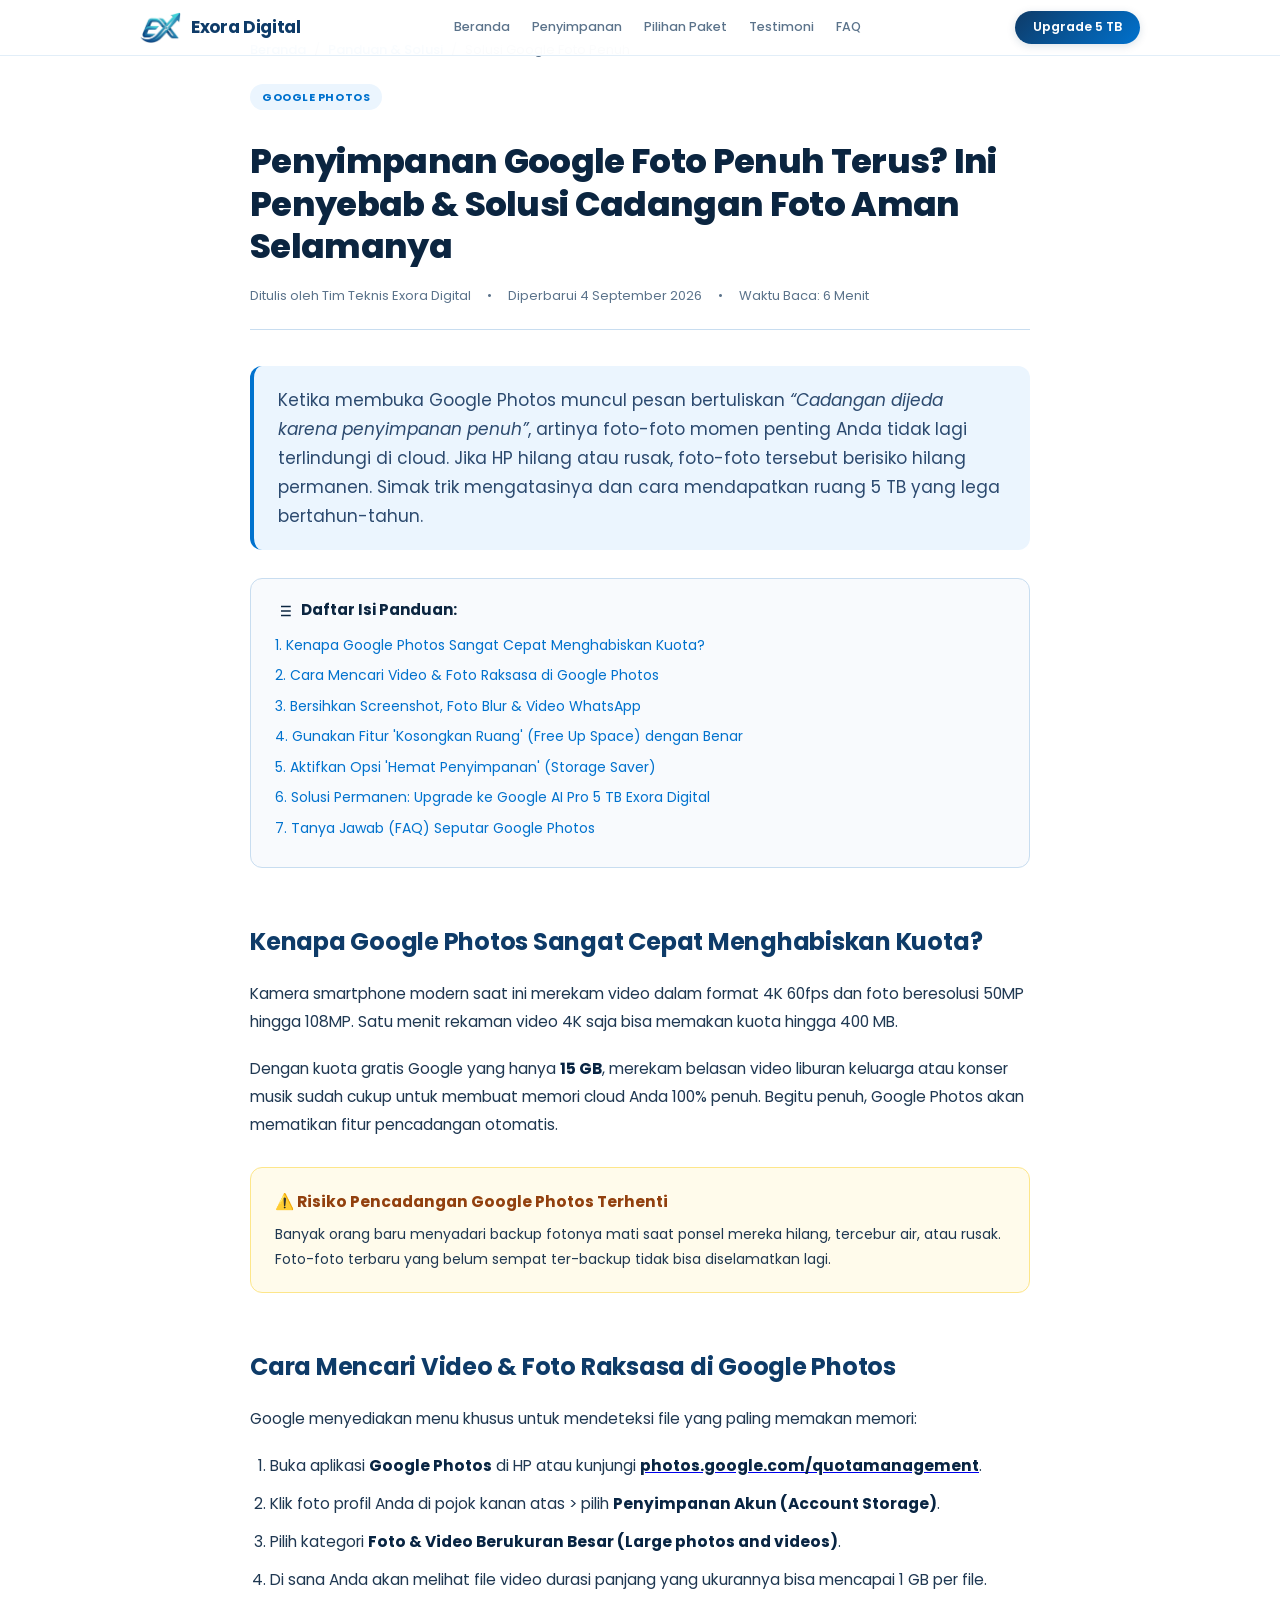
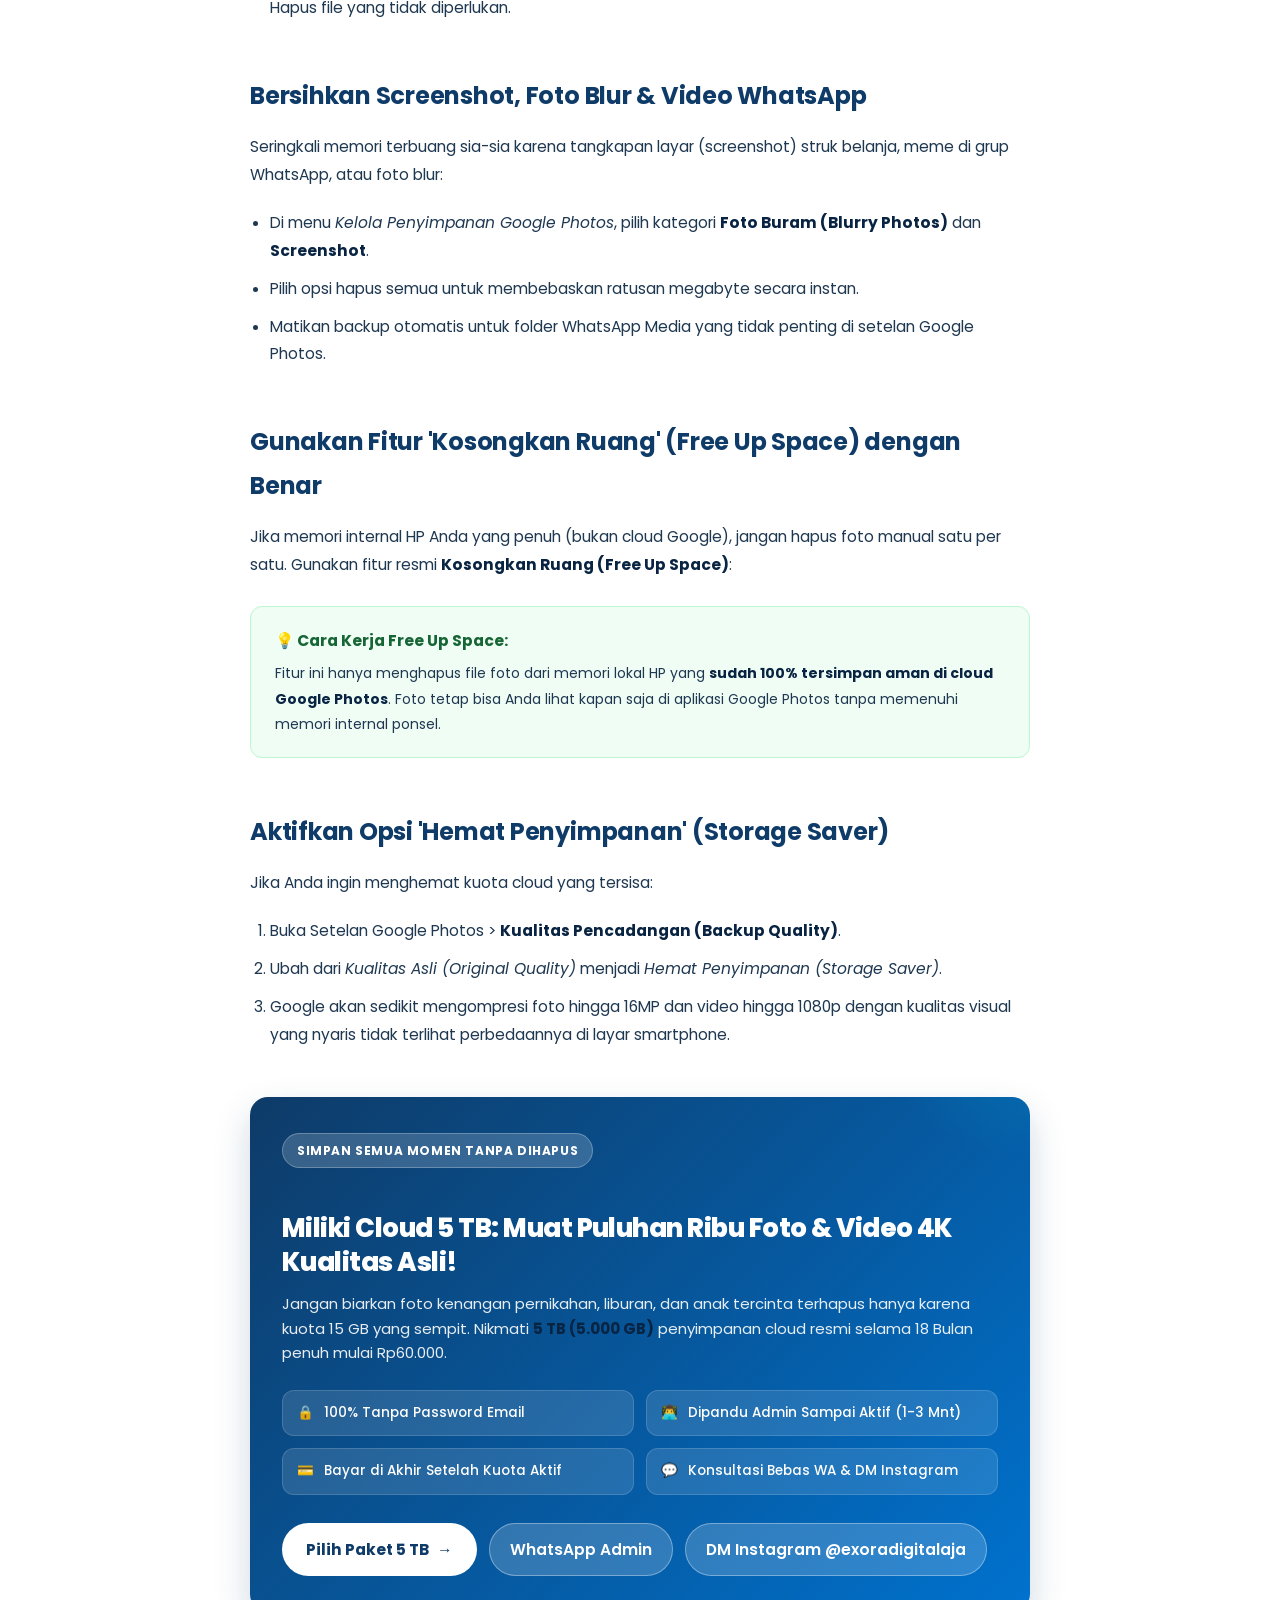
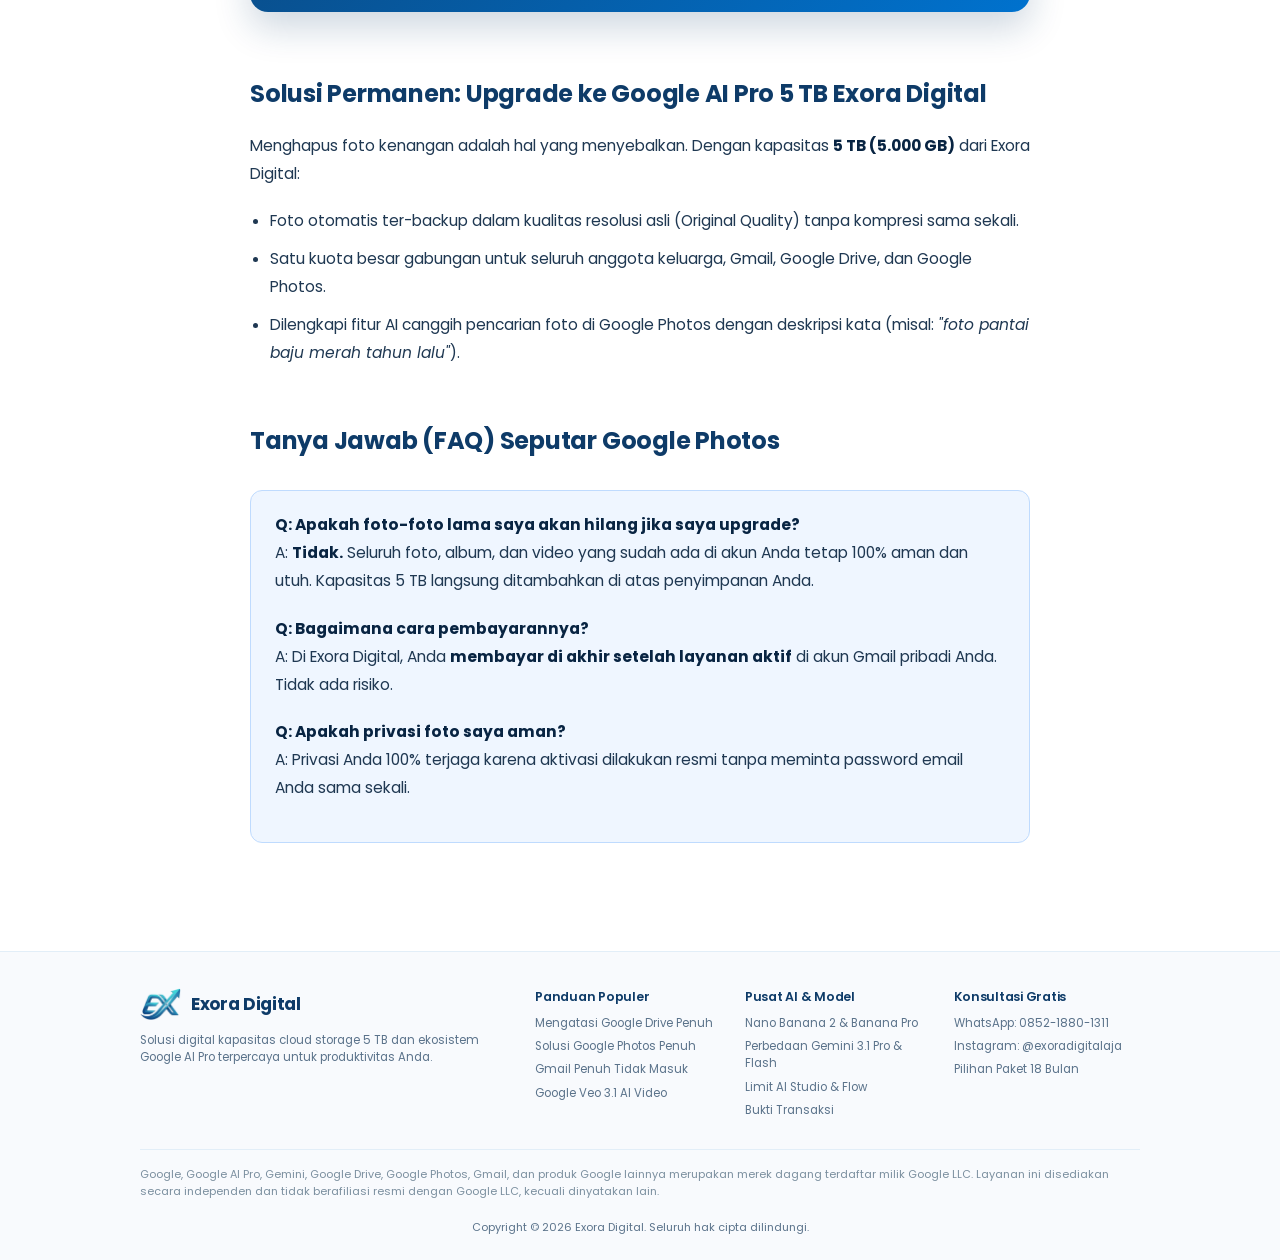
<file: solusi-penyimpanan-google-foto-penuh.html>
<!DOCTYPE html>
<html lang="id">

<head>
    <meta charset="UTF-8">
    <meta name="viewport" content="width=device-width, initial-scale=1.0, viewport-fit=cover">

    <!-- Primary SEO Meta Tags -->
    <title>Penyimpanan Google Foto Penuh Terus? Ini Penyebab & Solusi Cadangan Foto Aman | Exora Digital</title>
    <meta name="title" content="Penyimpanan Google Foto Penuh Terus? Ini Penyebab & Solusi Cadangan Foto Aman | Exora Digital">
    <meta name="description"
        content="Penyimpanan Google Foto penuh dan backup otomatis berhenti? Pelajari cara mengosongkan ruang, optimasi kualitas penyimpanan, dan opsi upgrade 5 TB murah tanpa hapus foto kenangan.">
    <meta name="keywords"
        content="mengatasi penyimpanan google foto penuh, backup google photos berhenti, cara mengosongkan ruang google foto, memori foto google habis, upgrade penyimpanan google foto, exora digital">
    <meta name="robots" content="index, follow">
    <meta name="author" content="Exora Digital">
    <link rel="canonical" href="https://exoradigital.my.id/solusi-penyimpanan-google-foto-penuh.html">

    <!-- Favicon & Icons -->
    <link rel="icon" type="image/png" href="logo.png">
    <link rel="apple-touch-icon" href="logo.png">

    <!-- Open Graph / WhatsApp Preview -->
    <meta property="og:type" content="article">
    <meta property="og:site_name" content="Exora Digital">
    <meta property="og:title" content="Penyimpanan Google Foto Penuh Terus? Ini Penyebab & Solusi Cadangan Foto Aman">
    <meta property="og:description"
        content="Panduan praktis mengatasi Google Photos penuh agar backup otomatis kembali berjalan lancar. Simpan puluhan ribu foto di Cloud 5 TB.">
    <meta property="og:image" content="https://exoradigital.my.id/logo.png">
    <meta property="og:url" content="https://exoradigital.my.id/solusi-penyimpanan-google-foto-penuh.html">

    <!-- Structured Data (JSON-LD) -->
    <script type="application/ld+json">
    {
      "@context": "https://schema.org",
      "@graph": [
        {
          "@type": "BreadcrumbList",
          "itemListElement": [
            {
              "@type": "ListItem",
              "position": 1,
              "name": "Beranda",
              "item": "https://exoradigital.my.id/"
            },
            {
              "@type": "ListItem",
              "position": 2,
              "name": "Panduan",
              "item": "https://exoradigital.my.id/#panduan"
            },
            {
              "@type": "ListItem",
              "position": 3,
              "name": "Solusi Google Photos Penuh",
              "item": "https://exoradigital.my.id/solusi-penyimpanan-google-foto-penuh.html"
            }
          ]
        },
        {
          "@type": "Article",
          "headline": "Penyimpanan Google Foto Penuh Terus? Ini Penyebab & Solusi Cadangan Foto Aman Selamanya",
          "image": "https://exoradigital.my.id/logo.png",
          "author": {
            "@type": "Organization",
            "name": "Exora Digital",
            "url": "https://exoradigital.my.id/"
          },
          "publisher": {
            "@type": "Organization",
            "name": "Exora Digital",
            "logo": {
              "@type": "ImageObject",
              "url": "https://exoradigital.my.id/logo.png"
            }
          },
          "datePublished": "2026-09-02",
          "dateModified": "2026-09-04",
          "description": "Panduan langkah demi langkah mengatasi pencadangan Google Photos yang macet karena kuota 15 GB habis, serta opsi upgrade 5 TB lega."
        },
        {
          "@type": "FAQPage",
          "mainEntity": [
            {
              "@type": "Question",
              "name": "Apa yang terjadi jika penyimpanan Google Foto penuh?",
              "acceptedAnswer": {
                "@type": "Answer",
                "text": "Jika penyimpanan penuh, Google Photos akan berhenti mencadangkan foto dan video baru dari ponsel Anda. Selain itu, Anda juga tidak bisa menerima email baru di Gmail."
              }
            },
            {
              "@type": "Question",
              "name": "Apakah menghapus foto di Google Photos akan menghapus foto di galeri HP?",
              "acceptedAnswer": {
                "@type": "Answer",
                "text": "Jika fitur sinkronisasi aktif, menghapus foto langsung dari aplikasi Google Photos bisa menghapus foto di galeri HP Anda. Gunakan fitur 'Kosongkan Ruang' (Free up space) agar file lokal tetap aman."
              }
            },
            {
              "@type": "Question",
              "name": "Bagaimana cara upgrade Google Foto menjadi 5 TB di Exora Digital?",
              "acceptedAnswer": {
                "@type": "Answer",
                "text": "Anda cukup menghubungi tim Exora Digital via WhatsApp (0852-1880-1311) atau DM IG @exoradigitalaja. Proses dilakukan tanpa meminta password dan Anda baru membayar setelah kuota 5 TB terbukti aktif."
              }
            }
          ]
        }
      ]
    }
    </script>

    <!-- Google Fonts: Poppins -->
    <link rel="preconnect" href="https://fonts.googleapis.com">
    <link rel="preconnect" href="https://fonts.gstatic.com" crossorigin>
    <link href="https://fonts.googleapis.com/css2?family=Poppins:wght@300;400;500;600;700;800&display=swap"
        rel="stylesheet">
    <link rel="stylesheet" href="styles.css?v=3.0">
</head>

<body>

    <!-- Global Navigation -->
    <nav class="navbar" id="globalnav">
        <div class="container nav-content">
            <a href="index.html" class="nav-brand">
                <img src="logo.png" alt="Exora Digital Logo" class="brand-logo-img">
                <span class="nav-brand-text">Exora Digital</span>
            </a>
            <div class="nav-links">
                <a href="index.html" class="nav-link">Beranda</a>
                <a href="index.html#notification" class="nav-link">Penyimpanan</a>
                <a href="index.html#pricing" class="nav-link">Pilihan Paket</a>
                <a href="testimoni.html" class="nav-link">Testimoni</a>
                <a href="index.html#faq" class="nav-link">FAQ</a>
            </div>
            <a href="index.html#pricing" class="nav-cta">Upgrade 5 TB</a>
        </div>
    </nav>

    <!-- ARTICLE MAIN CONTAINER -->
    <main class="article-page-wrap">
        <!-- Breadcrumbs -->
        <nav class="article-breadcrumb" aria-label="Breadcrumb">
            <a href="index.html">Beranda</a>
            <span>/</span>
            <a href="index.html#panduan">Panduan & Solusi</a>
            <span>/</span>
            <span>Solusi Google Foto Penuh</span>
        </nav>

        <!-- Article Header -->
        <header class="article-header">
            <span class="article-card-tag">Google Photos</span>
            <h1 class="article-headline">Penyimpanan Google Foto Penuh Terus? Ini Penyebab & Solusi Cadangan Foto Aman Selamanya</h1>
            <div class="article-meta-row">
                <span>Ditulis oleh Tim Teknis Exora Digital</span>
                <span>•</span>
                <span>Diperbarui 4 September 2026</span>
                <span>•</span>
                <span>Waktu Baca: 6 Menit</span>
            </div>
        </header>

        <!-- Lead Highlight -->
        <div class="article-lead">
            Ketika membuka Google Photos muncul pesan bertuliskan <em>“Cadangan dijeda karena penyimpanan penuh”</em>, artinya foto-foto momen penting Anda tidak lagi terlindungi di cloud. Jika HP hilang atau rusak, foto-foto tersebut berisiko hilang permanen. Simak trik mengatasinya dan cara mendapatkan ruang 5 TB yang lega bertahun-tahun.
        </div>

        <!-- Table of Contents -->
        <div class="article-toc">
            <div class="article-toc-title">
                <svg width="18" height="18" viewBox="0 0 24 24" fill="none" stroke="currentColor" stroke-width="2">
                    <line x1="8" y1="6" x2="21" y2="6"></line>
                    <line x1="8" y1="12" x2="21" y2="12"></line>
                    <line x1="8" y1="18" x2="21" y2="18"></line>
                    <line x1="3" y1="6" x2="3.01" y2="6"></line>
                    <line x1="3" y1="12" x2="3.01" y2="12"></line>
                    <line x1="3" y1="18" x2="3.01" y2="18"></line>
                </svg>
                <span>Daftar Isi Panduan:</span>
            </div>
            <ul class="article-toc-list">
                <li><a href="#penyebab-foto-penuh">1. Kenapa Google Photos Sangat Cepat Menghabiskan Kuota?</a></li>
                <li><a href="#cara-cek-video-besar">2. Cara Mencari Video & Foto Raksasa di Google Photos</a></li>
                <li><a href="#hapus-screenshot">3. Bersihkan Screenshot, Foto Blur & Video WhatsApp</a></li>
                <li><a href="#fitur-free-up-space">4. Gunakan Fitur 'Kosongkan Ruang' (Free Up Space) dengan Benar</a></li>
                <li><a href="#pulihkan-penyimpanan">5. Aktifkan Opsi 'Hemat Penyimpanan' (Storage Saver)</a></li>
                <li><a href="#upgrade-5tb">6. Solusi Permanen: Upgrade ke Google AI Pro 5 TB Exora Digital</a></li>
                <li><a href="#faq">7. Tanya Jawab (FAQ) Seputar Google Photos</a></li>
            </ul>
        </div>

        <!-- Article Body -->
        <article class="article-body">
            <h2 id="penyebab-foto-penuh">Kenapa Google Photos Sangat Cepat Menghabiskan Kuota?</h2>
            <p>
                Kamera smartphone modern saat ini merekam video dalam format 4K 60fps dan foto beresolusi 50MP hingga 108MP. Satu menit rekaman video 4K saja bisa memakan kuota hingga 400 MB.
            </p>
            <p>
                Dengan kuota gratis Google yang hanya <strong>15 GB</strong>, merekam belasan video liburan keluarga atau konser musik sudah cukup untuk membuat memori cloud Anda 100% penuh. Begitu penuh, Google Photos akan mematikan fitur pencadangan otomatis.
            </p>

            <div class="callout-box warning">
                <div class="callout-title">⚠️ Risiko Pencadangan Google Photos Terhenti</div>
                <p style="margin:0; font-size:14px;">
                    Banyak orang baru menyadari backup fotonya mati saat ponsel mereka hilang, tercebur air, atau rusak. Foto-foto terbaru yang belum sempat ter-backup tidak bisa diselamatkan lagi.
                </p>
            </div>

            <h2 id="cara-cek-video-besar">Cara Mencari Video & Foto Raksasa di Google Photos</h2>
            <p>
                Google menyediakan menu khusus untuk mendeteksi file yang paling memakan memori:
            </p>
            <ol>
                <li>Buka aplikasi <strong>Google Photos</strong> di HP atau kunjungi <a href="https://photos.google.com/quotamanagement" target="_blank" rel="noopener"><strong>photos.google.com/quotamanagement</strong></a>.</li>
                <li>Klik foto profil Anda di pojok kanan atas &gt; pilih <strong>Penyimpanan Akun (Account Storage)</strong>.</li>
                <li>Pilih kategori <strong>Foto & Video Berukuran Besar (Large photos and videos)</strong>.</li>
                <li>Di sana Anda akan melihat file video durasi panjang yang ukurannya bisa mencapai 1 GB per file. Hapus file yang tidak diperlukan.</li>
            </ol>

            <h2 id="hapus-screenshot">Bersihkan Screenshot, Foto Blur & Video WhatsApp</h2>
            <p>
                Seringkali memori terbuang sia-sia karena tangkapan layar (screenshot) struk belanja, meme di grup WhatsApp, atau foto blur:
            </p>
            <ul>
                <li>Di menu <em>Kelola Penyimpanan Google Photos</em>, pilih kategori <strong>Foto Buram (Blurry Photos)</strong> dan <strong>Screenshot</strong>.</li>
                <li>Pilih opsi hapus semua untuk membebaskan ratusan megabyte secara instan.</li>
                <li>Matikan backup otomatis untuk folder WhatsApp Media yang tidak penting di setelan Google Photos.</li>
            </ul>

            <h2 id="fitur-free-up-space">Gunakan Fitur 'Kosongkan Ruang' (Free Up Space) dengan Benar</h2>
            <p>
                Jika memori internal HP Anda yang penuh (bukan cloud Google), jangan hapus foto manual satu per satu. Gunakan fitur resmi <strong>Kosongkan Ruang (Free Up Space)</strong>:
            </p>
            <div class="callout-box tip">
                <div class="callout-title">💡 Cara Kerja Free Up Space:</div>
                <p style="margin:0; font-size:14px;">
                    Fitur ini hanya menghapus file foto dari memori lokal HP yang <strong>sudah 100% tersimpan aman di cloud Google Photos</strong>. Foto tetap bisa Anda lihat kapan saja di aplikasi Google Photos tanpa memenuhi memori internal ponsel.
                </p>
            </div>

            <h2 id="pulihkan-penyimpanan">Aktifkan Opsi 'Hemat Penyimpanan' (Storage Saver)</h2>
            <p>
                Jika Anda ingin menghemat kuota cloud yang tersisa:
            </p>
            <ol>
                <li>Buka Setelan Google Photos &gt; <strong>Kualitas Pencadangan (Backup Quality)</strong>.</li>
                <li>Ubah dari <em>Kualitas Asli (Original Quality)</em> menjadi <em>Hemat Penyimpanan (Storage Saver)</em>.</li>
                <li>Google akan sedikit mengompresi foto hingga 16MP dan video hingga 1080p dengan kualitas visual yang nyaris tidak terlihat perbedaannya di layar smartphone.</li>
            </ol>

            <!-- HIGH-CONVERTING CONVERSION CARD -->
            <section class="article-conversion-card" id="upgrade-cta">
                <span class="article-conversion-badge">SIMPAN SEMUA MOMEN TANPA DIHAPUS</span>
                <h3>Miliki Cloud 5 TB: Muat Puluhan Ribu Foto & Video 4K Kualitas Asli!</h3>
                <p>
                    Jangan biarkan foto kenangan pernikahan, liburan, dan anak tercinta terhapus hanya karena kuota 15 GB yang sempit. Nikmati <strong>5 TB (5.000 GB)</strong> penyimpanan cloud resmi selama 18 Bulan penuh mulai Rp60.000.
                </p>

                <div class="article-usp-grid">
                    <div class="article-usp-item">
                        <span>🔒</span>
                        <span>100% Tanpa Password Email</span>
                    </div>
                    <div class="article-usp-item">
                        <span>👨‍💻</span>
                        <span>Dipandu Admin Sampai Aktif (1-3 Mnt)</span>
                    </div>
                    <div class="article-usp-item">
                        <span>💳</span>
                        <span>Bayar di Akhir Setelah Kuota Aktif</span>
                    </div>
                    <div class="article-usp-item">
                        <span>💬</span>
                        <span>Konsultasi Bebas WA & DM Instagram</span>
                    </div>
                </div>

                <div class="article-cta-btn-group">
                    <a href="index.html#pricing" class="article-cta-btn-primary">
                        <span>Pilih Paket 5 TB</span>
                        <span>→</span>
                    </a>
                    <a href="https://wa.me/6285218801311?text=Halo%20Exora%20Digital,%20saya%20mau%20konsultasi%20Google%20Photos%205TB"
                        target="_blank" rel="noopener" class="article-cta-btn-secondary">
                        <span>WhatsApp Admin</span>
                    </a>
                    <a href="https://instagram.com/exoradigitalaja" target="_blank" rel="noopener" class="article-cta-btn-secondary">
                        <span>DM Instagram @exoradigitalaja</span>
                    </a>
                </div>
            </section>

            <h2 id="upgrade-5tb">Solusi Permanen: Upgrade ke Google AI Pro 5 TB Exora Digital</h2>
            <p>
                Menghapus foto kenangan adalah hal yang menyebalkan. Dengan kapasitas <strong>5 TB (5.000 GB)</strong> dari Exora Digital:
            </p>
            <ul>
                <li>Foto otomatis ter-backup dalam kualitas resolusi asli (Original Quality) tanpa kompresi sama sekali.</li>
                <li>Satu kuota besar gabungan untuk seluruh anggota keluarga, Gmail, Google Drive, dan Google Photos.</li>
                <li>Dilengkapi fitur AI canggih pencarian foto di Google Photos dengan deskripsi kata (misal: <em>"foto pantai baju merah tahun lalu"</em>).</li>
            </ul>

            <h2 id="faq">Tanya Jawab (FAQ) Seputar Google Photos</h2>
            <div class="callout-box info">
                <p><strong>Q: Apakah foto-foto lama saya akan hilang jika saya upgrade?</strong><br>
                A: <strong>Tidak.</strong> Seluruh foto, album, dan video yang sudah ada di akun Anda tetap 100% aman dan utuh. Kapasitas 5 TB langsung ditambahkan di atas penyimpanan Anda.</p>
                
                <p style="margin-top:14px;"><strong>Q: Bagaimana cara pembayarannya?</strong><br>
                A: Di Exora Digital, Anda <strong>membayar di akhir setelah layanan aktif</strong> di akun Gmail pribadi Anda. Tidak ada risiko.</p>
                
                <p style="margin-top:14px;"><strong>Q: Apakah privasi foto saya aman?</strong><br>
                A: Privasi Anda 100% terjaga karena aktivasi dilakukan resmi tanpa meminta password email Anda sama sekali.</p>
            </div>
        </article>
    </main>

    <!-- Global Footer -->
    <footer class="footer-clean">
        <div class="container">
            <div class="footer-navs">
                <div class="footer-col">
                    <div class="footer-brand-wrap">
                        <img src="logo.png" alt="Exora Digital Logo" class="brand-logo-img">
                        <span class="brand-title-text">Exora Digital</span>
                    </div>
                    <p style="margin-bottom: 12px;">Solusi digital kapasitas cloud storage 5 TB dan ekosistem Google AI Pro terpercaya untuk produktivitas Anda.</p>
                </div>
                <div class="footer-col">
                    <h4>Panduan Populer</h4>
                    <ul>
                        <li><a href="panduan-mengatasi-google-drive-penuh.html">Mengatasi Google Drive Penuh</a></li>
                        <li><a href="solusi-penyimpanan-google-foto-penuh.html">Solusi Google Photos Penuh</a></li>
                        <li><a href="cara-mengatasi-gmail-penuh-tidak-bisa-terima-email.html">Gmail Penuh Tidak Masuk</a></li>
                        <li><a href="bedah-google-veo-3-ai-video-generator.html">Google Veo 3.1 AI Video</a></li>
                    </ul>
                </div>
                <div class="footer-col">
                    <h4>Pusat AI & Model</h4>
                    <ul>
                        <li><a href="mengenal-nano-banana-2-dan-banana-pro-gemini.html">Nano Banana 2 & Banana Pro</a></li>
                        <li><a href="perbedaan-gemini-3-pro-flash-nano-model-google.html">Perbedaan Gemini 3.1 Pro & Flash</a></li>
                        <li><a href="panduan-mengatasi-rate-limit-google-ai-studio-flow.html">Limit AI Studio & Flow</a></li>
                        <li><a href="testimoni.html">Bukti Transaksi</a></li>
                    </ul>
                </div>
                <div class="footer-col">
                    <h4>Konsultasi Gratis</h4>
                    <ul>
                        <li><a href="https://wa.me/6285218801311" target="_blank" rel="noopener">WhatsApp: 0852-1880-1311</a></li>
                        <li><a href="https://instagram.com/exoradigitalaja" target="_blank" rel="noopener">Instagram: @exoradigitalaja</a></li>
                        <li><a href="index.html#pricing">Pilihan Paket 18 Bulan</a></li>
                    </ul>
                </div>
            </div>

            <div class="footer-disclaimer-text">
                Google, Google AI Pro, Gemini, Google Drive, Google Photos, Gmail, dan produk Google lainnya merupakan merek dagang terdaftar milik Google LLC. Layanan ini disediakan secara independen dan tidak berafiliasi resmi dengan Google LLC, kecuali dinyatakan lain.
            </div>

            <div class="footer-row-bottom">
                <div>Copyright &copy; 2026 Exora Digital. Seluruh hak cipta dilindungi.</div>
            </div>
        </div>
    </footer>

</body>

</html>
</file>
<file: styles.css>
:root {
    /* Color Palette - Clean, Elegant Exora Blue Palette */
    --color-primary: #0072CE;
    --color-primary-hover: #005FA8;
    --color-navy: #0E3B68;
    --color-navy-dark: #082442;
    --color-cyan: #00B4D8;
    
    /* Backgrounds & Surfaces */
    --color-surface: #FFFFFF;
    --color-elevated: #F8FAFD;
    --color-elevated-hover: #EEF4FA;
    --color-ice-blue: #EBF5FE;
    
    /* Typography Colors */
    --color-text: #0B2540;
    --color-text-secondary: #2C4A6F;
    --color-muted: #5B738B;
    
    /* Borders */
    --color-border: #C8DDF0;
    --color-border-subtle: #E2EEF8;
    
    /* Semantic / Promo */
    --color-danger: #D70015;
    --color-success: #0E8A42;
    --color-promo-bg: #FFF0F2;
    --color-promo-text: #D70015;

    /* Gradients */
    --gradient-brand-blue: linear-gradient(135deg, #0E3B68 0%, #0072CE 100%);
    --gradient-vibrant: linear-gradient(135deg, #0072CE 0%, #00B4D8 100%);

    /* Typography - Poppins */
    --font-system: 'Poppins', -apple-system, BlinkMacSystemFont, "Segoe UI", Roboto, sans-serif;

    /* Radii */
    --radius-pill: 980px;
    --radius-card: 18px;
    --radius-card-sm: 12px;

    /* Spacing scale */
    --space-4: 4px;
    --space-8: 8px;
    --space-12: 12px;
    --space-16: 16px;
    --space-20: 20px;
    --space-24: 24px;
    --space-32: 32px;
    --space-48: 48px;
    --space-64: 64px;

    /* Layout */
    --max-width: 1040px;
    --gutter: 20px;

    /* Transitions.dev Motion Tokens */
    --ease-smooth-out: cubic-bezier(0.22, 1, 0.36, 1);
    --ease-counter: cubic-bezier(0.16, 1, 0.3, 1);
    --ease-bounce: cubic-bezier(0.34, 1.36, 0.64, 1);
    --duration-fast: 250ms;
    --duration-slow: 400ms;
    --duration-very-slow: 500ms;
}

/* Reset */
*, *::before, *::after {
    margin: 0;
    padding: 0;
    box-sizing: border-box;
    -webkit-font-smoothing: antialiased;
}

html {
    scroll-behavior: smooth;
    background-color: var(--color-surface);
    color: var(--color-text);
    font-family: var(--font-system);
    font-size: 15px;
}

body {
    background-color: var(--color-surface);
    color: var(--color-text);
    line-height: 1.5;
    overflow-x: hidden;
}

.container {
    width: 100%;
    max-width: var(--max-width);
    margin: 0 auto;
    padding: 0 var(--gutter);
}

/* Typography Hierarchy */
h1, h2, h3, h4, h5, h6 {
    color: var(--color-text);
    font-weight: 700;
    letter-spacing: -0.02em;
}

.headline-display {
    font-size: clamp(26px, 3.5vw, 36px);
    line-height: 1.25;
    font-weight: 700;
    letter-spacing: -0.025em;
    color: var(--color-text);
}

.section-headline {
    font-size: clamp(20px, 2.4vw, 26px);
    line-height: 1.3;
    font-weight: 700;
    letter-spacing: -0.02em;
    margin-bottom: var(--space-12);
    color: var(--color-text);
}

.section-subheadline {
    font-size: 14.5px;
    line-height: 1.6;
    color: var(--color-muted);
    font-weight: 400;
    max-width: 600px;
    margin: 0 auto;
}

.text-center { text-align: center; }
.text-muted { color: var(--color-muted); }
.text-danger { color: var(--color-danger); }
.text-success { color: var(--color-success); }
.mt-16 { margin-top: 16px; }
.mt-24 { margin-top: 24px; }

/* ─── P18: Scroll Reveal & Stagger Transitions (Transitions.dev) ─── */
.reveal {
    opacity: 0;
    transform: translateY(14px);
    filter: blur(3px);
    transition: opacity 0.5s var(--ease-smooth-out),
                transform 0.5s var(--ease-smooth-out),
                filter 0.5s var(--ease-smooth-out);
    will-change: opacity, transform, filter;
}

.reveal.is-visible {
    opacity: 1;
    transform: translateY(0);
    filter: blur(0);
}

.stagger-1 { transition-delay: 40ms; }
.stagger-2 { transition-delay: 80ms; }
.stagger-3 { transition-delay: 120ms; }
.stagger-4 { transition-delay: 160ms; }
.stagger-5 { transition-delay: 200ms; }
.stagger-6 { transition-delay: 240ms; }

/* ─── P15: Subtle Light Shimmer on Badges ─── */
.badge-shimmer {
    position: relative;
    overflow: hidden;
}

.badge-shimmer::after {
    content: '';
    position: absolute;
    top: 0;
    left: -100%;
    width: 60%;
    height: 100%;
    background: linear-gradient(90deg, transparent 0%, rgba(255, 255, 255, 0.6) 50%, transparent 100%);
    animation: shimmerSweep 3.5s infinite linear;
}

@keyframes shimmerSweep {
    0% { left: -100%; }
    30% { left: 160%; }
    100% { left: 160%; }
}

/* Navigation */
.navbar {
    position: fixed;
    top: 0;
    left: 0;
    width: 100%;
    height: 56px;
    background-color: rgba(255, 255, 255, 0.94);
    backdrop-filter: blur(20px);
    -webkit-backdrop-filter: blur(20px);
    z-index: 999;
    border-bottom: 1px solid var(--color-border-subtle);
    transition: box-shadow 0.25s var(--ease-smooth-out), background-color 0.25s var(--ease-smooth-out);
}

.navbar.scrolled {
    box-shadow: 0 4px 20px rgba(14, 59, 104, 0.06);
    background-color: rgba(255, 255, 255, 0.98);
}

.nav-content {
    display: flex;
    justify-content: space-between;
    align-items: center;
    height: 100%;
}

.nav-brand {
    display: flex;
    align-items: center;
    gap: 10px;
    text-decoration: none;
}

.brand-logo-img {
    height: 32px;
    width: auto;
    object-fit: contain;
    border-radius: 4px;
    flex-shrink: 0;
}

.nav-brand-text {
    font-size: 17px;
    font-weight: 700;
    color: var(--color-navy);
    letter-spacing: -0.02em;
    line-height: 1;
    display: flex;
    align-items: center;
}

.nav-links {
    display: flex;
    gap: 22px;
    align-items: center;
}

.nav-link {
    font-size: 12.5px;
    font-weight: 500;
    color: var(--color-muted);
    text-decoration: none;
    transition: color 0.2s var(--ease-smooth-out);
}

.nav-link:hover {
    color: var(--color-primary);
}

.nav-cta {
    background: var(--gradient-brand-blue);
    color: #FFFFFF;
    font-size: 12.5px;
    font-weight: 600;
    padding: 7px 18px;
    border-radius: var(--radius-pill);
    text-decoration: none;
    transition: transform 0.2s var(--ease-smooth-out), box-shadow 0.2s var(--ease-smooth-out);
    box-shadow: 0 2px 8px rgba(14, 59, 104, 0.15);
}

.nav-cta:hover {
    transform: translateY(-1px);
    box-shadow: 0 4px 12px rgba(0, 114, 206, 0.25);
}

/* Buttons */
.btn {
    display: inline-flex;
    align-items: center;
    justify-content: center;
    font-family: var(--font-system);
    font-weight: 600;
    border-radius: var(--radius-pill);
    text-decoration: none;
    cursor: pointer;
    border: none;
    min-height: 42px;
    padding: 11px 26px;
    font-size: 13.5px;
    line-height: 1.2;
    transition: all 0.25s var(--ease-smooth-out);
    outline: none;
}

.btn:active {
    transform: scale(0.98);
}

.btn-primary {
    background: var(--gradient-brand-blue);
    color: #FFFFFF;
    box-shadow: 0 3px 12px rgba(14, 59, 104, 0.16);
}

.btn-primary:hover {
    background: linear-gradient(135deg, #082442 0%, #005FA8 100%);
    transform: translateY(-1px);
    box-shadow: 0 5px 16px rgba(0, 114, 206, 0.25);
}

.btn-secondary {
    background-color: var(--color-surface);
    color: var(--color-navy);
    border: 1.5px solid var(--color-border);
}

.btn-secondary:hover {
    background-color: var(--color-elevated);
    border-color: var(--color-primary);
    color: var(--color-primary);
    transform: translateY(-1px);
}

/* Badges */
.badge-clean {
    display: inline-flex;
    align-items: center;
    padding: 4px 14px;
    border-radius: var(--radius-pill);
    font-size: 11px;
    font-weight: 600;
    letter-spacing: 0.04em;
    background-color: var(--color-ice-blue);
    color: var(--color-primary);
    border: 1px solid rgba(0, 114, 206, 0.15);
}

.badge-clean.brand {
    background-color: var(--color-ice-blue);
    color: var(--color-primary);
}

/* Section Common */
.section {
    padding: 60px 0;
}

.section-light {
    background-color: #FAFCFE;
    border-top: 1px solid var(--color-border-subtle);
    border-bottom: 1px solid var(--color-border-subtle);
}

.section-header {
    margin-bottom: var(--space-32);
}

/* SECTION 1: HERO */
.hero-section {
    padding-top: 112px;
    padding-bottom: 56px;
    position: relative;
    overflow: hidden;
    background: 
        radial-gradient(ellipse 65% 55% at 85% 15%, rgba(110, 231, 220, 0.32) 0%, rgba(186, 230, 253, 0.22) 35%, transparent 70%),
        radial-gradient(ellipse 50% 45% at 15% 20%, rgba(167, 243, 208, 0.25) 0%, rgba(224, 242, 254, 0.15) 40%, transparent 70%),
        radial-gradient(ellipse 45% 40% at 8% 85%, rgba(254, 243, 199, 0.28) 0%, transparent 60%),
        #FFFFFF;
}

.hero-container-centered {
    display: flex;
    justify-content: center;
    align-items: center;
}

.hero-content-center {
    display: flex;
    flex-direction: column;
    align-items: center;
    text-align: center;
    max-width: 680px;
    margin: 0 auto;
}

.hero-content-center .badge-clean {
    margin-bottom: var(--space-16);
}

.hero-headline {
    margin-bottom: var(--space-16);
    max-width: 640px;
}

.hero-subheadline {
    font-size: 14.5px;
    line-height: 1.6;
    color: var(--color-muted);
    margin-bottom: var(--space-24);
    max-width: 540px;
}

.hero-price-row {
    display: flex;
    align-items: baseline;
    justify-content: center;
    gap: 6px;
    margin-bottom: var(--space-24);
}

.hero-price-label {
    font-size: 12.5px;
    color: var(--color-muted);
}

.hero-price-value {
    font-size: 28px;
    font-weight: 700;
    color: var(--color-navy);
    letter-spacing: -0.03em;
}

.hero-actions {
    display: flex;
    flex-wrap: wrap;
    align-items: center;
    justify-content: center;
    gap: var(--space-12);
}

/* SECTION 2: KENAL NOTIFIKASI INI */
.notif-container {
    max-width: 820px;
}

.notif-cards-grid {
    display: grid;
    grid-template-columns: 1fr 1fr;
    gap: var(--space-16);
}

.notif-card {
    background-color: #FFFFFF;
    border-radius: var(--radius-card);
    padding: 24px 22px;
    border: 1.5px solid var(--color-border-subtle);
    display: flex;
    flex-direction: column;
    justify-content: space-between;
    transition: transform 0.3s var(--ease-smooth-out), box-shadow 0.3s var(--ease-smooth-out);
}

.notif-card:hover {
    transform: translateY(-2px);
    box-shadow: 0 6px 20px rgba(14, 59, 104, 0.06);
}

.notif-card.pro-card {
    border-color: rgba(0, 114, 206, 0.28);
    box-shadow: 0 4px 18px rgba(14, 59, 104, 0.04);
}

.notif-card.pro-card:hover {
    border-color: rgba(0, 114, 206, 0.55);
    box-shadow: 0 8px 24px rgba(0, 114, 206, 0.08);
}

.notif-card-head {
    display: flex;
    justify-content: space-between;
    align-items: center;
    margin-bottom: 6px;
}

.notif-tier-title {
    font-size: 13px;
    font-weight: 600;
    color: var(--color-text-secondary);
}

.notif-status-badge {
    font-size: 12px;
    font-weight: 600;
}

.notif-size-text {
    font-size: 26px;
    font-weight: 700;
    color: var(--color-navy);
    line-height: 1.1;
    margin: 4px 0 10px;
}

.notif-progress-track {
    width: 100%;
    height: 6px;
    background-color: #EEF2F6;
    border-radius: var(--radius-pill);
    overflow: hidden;
    margin-bottom: 12px;
}

.notif-progress-bar {
    height: 100%;
    border-radius: var(--radius-pill);
    transition: width 1.2s var(--ease-smooth-out);
}

.notif-progress-bar.bg-danger {
    background-color: #F8444F;
}

.notif-progress-bar.bg-success {
    background-color: #10B981;
}

.notif-desc-text {
    font-size: 12.5px;
    color: var(--color-muted);
    line-height: 1.5;
}

.price-ref-card .strikethrough-huge {
    font-size: 24px;
    font-weight: 700;
    color: #9CA3AF;
    text-decoration: line-through;
    margin: 4px 0 8px;
    line-height: 1.1;
}

.price-exora-card .huge-price-text {
    font-size: 28px;
    font-weight: 800;
    color: var(--color-navy);
    margin: 4px 0 8px;
    line-height: 1.1;
}

/* ─── Glassmorphism Glass Card ─── */
.glass-card {
    background: rgba(255, 255, 255, 0.65);
    backdrop-filter: blur(10px);
    -webkit-backdrop-filter: blur(10px);
    border-radius: 20px;
    border: 1px solid rgba(255, 255, 255, 0.6);
    box-shadow: 
        0 8px 32px rgba(14, 59, 104, 0.08),
        inset 0 1px 0 rgba(255, 255, 255, 0.6),
        inset 0 -1px 0 rgba(255, 255, 255, 0.1),
        inset 0 0 20px 10px rgba(255, 255, 255, 0.9);
    position: relative;
    overflow: hidden;
}

.glass-card::before {
    content: '';
    position: absolute;
    top: 0;
    left: 0;
    right: 0;
    height: 1px;
    background: linear-gradient(
        90deg,
        transparent,
        rgba(255, 255, 255, 0.9),
        transparent
    );
    z-index: 1;
    pointer-events: none;
}

.glass-card::after {
    content: '';
    position: absolute;
    top: 0;
    left: 0;
    width: 1px;
    height: 100%;
    background: linear-gradient(
        180deg,
        rgba(255, 255, 255, 0.9),
        transparent,
        rgba(255, 255, 255, 0.3)
    );
    z-index: 1;
    pointer-events: none;
}

/* Savings Stat Bar */
.savings-stat-bar {
    display: grid;
    grid-template-columns: repeat(3, 1fr);
    background: rgba(255, 255, 255, 0.85);
    backdrop-filter: blur(12px);
    -webkit-backdrop-filter: blur(12px);
    border: 1px solid var(--color-border-subtle);
    border-radius: var(--radius-card);
    padding: 20px 16px;
    margin-top: var(--space-16);
    text-align: center;
    box-shadow: 0 4px 18px rgba(14, 59, 104, 0.04);
}

.stat-item {
    padding: 0 10px;
    border-right: 1px solid var(--color-border-subtle);
}

.stat-item:last-child {
    border-right: none;
}

.stat-value {
    font-size: 22px;
    font-weight: 800;
    color: var(--color-navy);
    letter-spacing: -0.02em;
    line-height: 1.1;
}

.stat-label {
    font-size: 12px;
    color: var(--color-muted);
    margin-top: 4px;
}

/* SECTION 3: YANG LANGSUNG KAMU RASAKAN */
.benefits-grid-3col {
    display: grid;
    grid-template-columns: repeat(3, 1fr);
    gap: 30px 24px;
}

.benefit-item {
    display: flex;
    flex-direction: column;
}

.benefit-title {
    font-size: 15.5px;
    font-weight: 700;
    color: var(--color-navy);
    margin-bottom: 6px;
    line-height: 1.35;
}

.benefit-desc {
    font-size: 13px;
    color: var(--color-muted);
    line-height: 1.55;
}

/* SECTION 4: SEMUA YANG KAMU DAPAT */
.checklist-container {
    max-width: 720px;
}

.checklist-wrapper {
    display: flex;
    flex-direction: column;
    gap: 28px;
}

.checklist-group .group-label {
    font-size: 11.5px;
    font-weight: 700;
    color: var(--color-muted);
    letter-spacing: 0.08em;
    text-transform: uppercase;
    margin-bottom: 12px;
}

.clean-check-list {
    list-style: none;
    display: flex;
    flex-direction: column;
    gap: 10px;
}

.clean-check-list li {
    display: flex;
    align-items: flex-start;
    gap: 10px;
    font-size: 13.5px;
    color: var(--color-text);
    line-height: 1.5;
}

.check-icon-green {
    display: inline-flex;
    align-items: center;
    justify-content: center;
    width: 17px;
    height: 17px;
    flex-shrink: 0;
    margin-top: 3px;
}

.check-svg {
    width: 17px;
    height: 17px;
    display: block;
    transform: scale(1);
    opacity: 1;
    transition: transform 0.35s cubic-bezier(0.34, 1.45, 0.64, 1), opacity 0.25s var(--ease-smooth-out);
}

.check-path {
    stroke-dasharray: 14;
    stroke-dashoffset: 0;
    transition: stroke-dashoffset 0.35s cubic-bezier(0.22, 1, 0.36, 1);
}

/* Status awal sebelum digulir masuk ke layar */
.js-loaded .clean-check-list li:not(.is-checked) .check-svg {
    transform: scale(0.4);
    opacity: 0.2;
}

.js-loaded .clean-check-list li:not(.is-checked) .check-path {
    stroke-dashoffset: 14;
}

/* Animasi dipicu saat item masuk ke layar */
.clean-check-list li.is-checked .check-svg {
    transform: scale(1);
    opacity: 1;
}

.clean-check-list li.is-checked .check-path {
    stroke-dashoffset: 0;
}

/* SECTION: PRICING */
.section-pricing {
    background: 
        radial-gradient(ellipse 70% 60% at 85% 20%, rgba(110, 231, 220, 0.32) 0%, rgba(186, 230, 253, 0.22) 40%, transparent 75%),
        radial-gradient(ellipse 55% 50% at 15% 30%, rgba(167, 243, 208, 0.25) 0%, rgba(224, 242, 254, 0.12) 45%, transparent 70%),
        radial-gradient(ellipse 50% 45% at 10% 80%, rgba(254, 243, 199, 0.28) 0%, transparent 65%),
        #FAFCFE;
    position: relative;
    overflow: hidden;
}

.pricing-grid {
    display: grid;
    grid-template-columns: 1fr 1fr;
    gap: var(--space-24);
    max-width: 820px;
    margin: 0 auto;
}

.pricing-plan-card {
    background: rgba(255, 255, 255, 0.72);
    backdrop-filter: blur(16px) saturate(140%);
    -webkit-backdrop-filter: blur(16px) saturate(140%);
    border-radius: 20px;
    padding: 34px 28px;
    display: flex;
    flex-direction: column;
    border: 1.5px solid rgba(255, 255, 255, 0.85);
    box-shadow: 
        0 8px 30px rgba(14, 59, 104, 0.05),
        inset 0 1px 0 rgba(255, 255, 255, 0.9);
    transition: all 0.35s var(--ease-smooth-out);
    position: relative;
    overflow: hidden;
    cursor: pointer;
}

.pricing-plan-card::before {
    content: '';
    position: absolute;
    top: 0;
    left: 0;
    right: 0;
    height: 1.5px;
    background: linear-gradient(90deg, transparent, rgba(255, 255, 255, 0.9), transparent);
    z-index: 1;
    pointer-events: none;
}

.pricing-plan-card::after {
    content: '';
    position: absolute;
    top: 0;
    left: 0;
    width: 1px;
    height: 100%;
    background: linear-gradient(180deg, rgba(255, 255, 255, 0.9), transparent, rgba(255, 255, 255, 0.3));
    z-index: 1;
    pointer-events: none;
}

.pricing-plan-card:hover {
    transform: translateY(-3px);
    background: rgba(255, 255, 255, 0.85);
    box-shadow: 
        0 14px 38px rgba(14, 59, 104, 0.09),
        inset 0 1px 0 rgba(255, 255, 255, 1);
}

.pricing-plan-card.featured {
    background: rgba(255, 255, 255, 0.82);
    border: 1.5px solid rgba(255, 255, 255, 0.9);
    box-shadow: 
        0 8px 30px rgba(14, 59, 104, 0.06),
        inset 0 1px 0 rgba(255, 255, 255, 1);
}

.pricing-plan-card.featured::before {
    background: linear-gradient(90deg, transparent, rgba(255, 255, 255, 0.95), transparent);
}

/* State Saat Diklik / Dipilih -> Berubah Menjadi Putih Solid */
.pricing-plan-card.is-selected {
    background: #FFFFFF !important;
    border-color: var(--color-primary) !important;
    box-shadow: 
        0 18px 44px rgba(0, 114, 206, 0.18),
        0 2px 8px rgba(0, 114, 206, 0.08),
        inset 0 1px 0 rgba(255, 255, 255, 1) !important;
    transform: translateY(-4px);
}

.pricing-plan-card.is-selected::before {
    background: linear-gradient(90deg, transparent, rgba(0, 114, 206, 0.9), transparent);
}

.plan-top-header {
    display: flex;
    flex-direction: column;
    align-items: flex-start;
    gap: 6px;
    margin-bottom: 6px;
}

.badge-nowrap {
    white-space: nowrap;
    display: inline-flex;
    font-size: 10.5px;
    font-weight: 600;
    padding: 3px 10px;
}

.plan-title {
    font-size: 17px;
    margin-bottom: 2px;
    color: var(--color-navy);
}

.plan-desc {
    font-size: 12.5px;
    color: var(--color-muted);
    min-height: 36px;
    margin-bottom: var(--space-12);
}

.timer-badge-box {
    display: inline-flex;
    align-items: center;
    gap: 6px;
    background-color: var(--color-promo-bg);
    border: 1px solid rgba(215, 0, 21, 0.15);
    padding: 4px 12px;
    border-radius: var(--radius-pill);
    margin-bottom: var(--space-16);
    width: fit-content;
}

.timer-label {
    font-size: 11px;
    font-weight: 600;
    color: var(--color-promo-text);
}

.timer-digits {
    font-size: 12px;
    font-weight: 700;
    color: var(--color-promo-text);
    font-variant-numeric: tabular-nums;
    letter-spacing: 0.05em;
}

.plan-cost {
    margin-bottom: var(--space-20);
}

.strikethrough-box {
    display: flex;
    align-items: center;
    gap: 6px;
    margin-bottom: 2px;
}

.price-strikethrough {
    font-size: 13.5px;
    color: var(--color-muted);
    text-decoration: line-through;
    font-weight: 500;
}

.discount-pill {
    background-color: var(--color-promo-bg);
    color: var(--color-promo-text);
    font-size: 10px;
    font-weight: 700;
    padding: 2px 7px;
    border-radius: var(--radius-pill);
}

.price-main-row {
    display: flex;
    align-items: baseline;
    gap: 3px;
}

.plan-cost .currency {
    font-size: 15px;
    font-weight: 600;
    color: var(--color-navy);
}

.plan-cost .amount {
    font-size: 34px;
    font-weight: 800;
    letter-spacing: -0.03em;
    line-height: 1;
    color: var(--color-navy);
}

.plan-cost .period {
    font-size: 12.5px;
    color: var(--color-muted);
    margin-left: 3px;
}

.plan-features {
    list-style: none;
    margin-bottom: var(--space-24);
    flex-grow: 1;
}

.plan-features li {
    font-size: 13px;
    line-height: 1.5;
    padding: 5px 0;
    display: flex;
    align-items: flex-start;
    gap: 6px;
    color: var(--color-text-secondary);
}

.plan-features li .bullet {
    color: var(--color-muted);
    font-weight: 700;
    flex-shrink: 0;
    margin-top: 1px;
}

.plan-features li .feature-text {
    flex: 1;
    color: var(--color-text-secondary);
}

.plan-features li .feature-text strong {
    color: var(--color-navy);
}

/* ─── P21: Modern CSS Grid Accordion Expand (Transitions.dev) ─── */
.faq-container {
    max-width: 700px;
    margin: 0 auto;
}

.faq-entry {
    border-bottom: 1px solid var(--color-border-subtle);
}

.faq-trigger {
    width: 100%;
    padding: 16px 0;
    background: none;
    border: none;
    text-align: left;
    font-family: var(--font-system);
    font-size: 14.5px;
    font-weight: 600;
    color: var(--color-navy);
    display: flex;
    justify-content: space-between;
    align-items: center;
    cursor: pointer;
    gap: 12px;
    transition: color 0.2s var(--ease-smooth-out);
}

.faq-trigger:hover {
    color: var(--color-primary);
}

.faq-indicator {
    font-size: 18px;
    color: var(--color-muted);
    font-weight: 400;
    transition: transform 0.26s var(--ease-smooth-out), color 0.26s var(--ease-smooth-out);
}

.faq-entry.active .faq-indicator {
    transform: rotate(45deg);
    color: var(--color-primary);
}

.faq-panel {
    display: grid;
    grid-template-rows: 0fr;
    transition: grid-template-rows 260ms var(--ease-smooth-out);
}

.faq-entry.active .faq-panel {
    grid-template-rows: 1fr;
}

.faq-panel-inner {
    overflow: hidden;
}

.faq-panel-inner p {
    padding-bottom: 16px;
    font-size: 13px;
    color: var(--color-muted);
    line-height: 1.55;
}

/* FINAL CTA */
.final-cta-box {
    background: 
        radial-gradient(ellipse 80% 70% at 85% 20%, rgba(110, 231, 220, 0.28) 0%, rgba(186, 230, 253, 0.2) 40%, transparent 75%),
        radial-gradient(ellipse 60% 50% at 15% 80%, rgba(254, 243, 199, 0.25) 0%, transparent 65%),
        #F0F6FD;
    border-radius: var(--radius-card);
    padding: 48px 28px;
    text-align: center;
    border: 1.5px solid var(--color-border);
    box-shadow: 0 8px 24px rgba(14, 59, 104, 0.05);
    position: relative;
    overflow: hidden;
}

.final-cta-box h2 {
    font-size: clamp(22px, 2.6vw, 30px);
    margin-bottom: var(--space-8);
    color: var(--color-navy);
    position: relative;
    z-index: 2;
}

.final-cta-box p {
    font-size: 14px;
    color: var(--color-muted);
    max-width: 480px;
    margin: 0 auto var(--space-20);
    position: relative;
    z-index: 2;
}

.final-cta-box .hero-actions {
    justify-content: center;
    position: relative;
    z-index: 2;
}

/* FOOTER */
.footer-clean {
    background-color: var(--color-elevated);
    border-top: 1px solid var(--color-border-subtle);
    padding: 36px 0 24px;
    font-size: 11.5px;
    color: var(--color-muted);
}

.footer-navs {
    display: grid;
    grid-template-columns: 2fr 1fr 1fr 1fr;
    gap: var(--space-24);
    padding-bottom: 24px;
    border-bottom: 1px solid var(--color-border-subtle);
    margin-bottom: 16px;
}

.footer-brand-wrap {
    display: flex;
    align-items: center;
    gap: 10px;
    margin-bottom: 12px;
}

.footer-brand-wrap .brand-title-text {
    font-size: 17px;
    font-weight: 700;
    color: var(--color-navy);
    letter-spacing: -0.02em;
    line-height: 1;
    display: flex;
    align-items: center;
}

.footer-col h4 {
    font-size: 12.5px;
    font-weight: 600;
    color: var(--color-navy);
    margin-bottom: 8px;
}

.footer-col ul {
    list-style: none;
}

.footer-col ul li {
    margin-bottom: 6px;
}

.footer-col ul li a {
    color: var(--color-muted);
    text-decoration: none;
    transition: color 0.2s var(--ease-smooth-out);
}

.footer-col ul li a:hover {
    color: var(--color-primary);
    text-decoration: underline;
}

.footer-disclaimer-text {
    line-height: 1.5;
    margin-bottom: 12px;
    color: #7B8F9F;
    font-size: 11px;
}

.footer-row-bottom {
    display: flex;
    justify-content: center;
    align-items: center;
    text-align: center;
    padding-top: 8px;
    font-size: 11px;
}

/* Responsive */
@media (max-width: 900px) {
    .notif-cards-grid {
        grid-template-columns: 1fr;
    }
    .benefits-grid-3col {
        grid-template-columns: 1fr 1fr;
        gap: 24px 18px;
    }
    .pricing-grid {
        grid-template-columns: 1fr;
    }
    .footer-navs {
        grid-template-columns: 1fr 1fr;
    }
}

@media (max-width: 600px) {
    .nav-links { display: none; }
    .hero-section { padding-top: 92px; padding-bottom: 44px; }
    .hero-actions {
        flex-direction: column;
        width: 100%;
        max-width: 280px;
        gap: 10px;
        margin: 12px auto 0;
    }
    .hero-actions .btn {
        width: 100%;
        min-height: 40px;
        font-size: 13px;
        padding: 10px 18px;
    }
    .benefits-grid-3col { grid-template-columns: 1fr; }
    .savings-stat-bar { grid-template-columns: 1fr; gap: 12px; padding: 14px 12px; }
    .stat-item { border-right: none; border-bottom: 1px solid var(--color-border-subtle); padding-bottom: 8px; }
    .stat-item:last-child { border-bottom: none; }
    .footer-navs { grid-template-columns: 1fr; }
    .notif-card { padding: 18px 16px; }
    .pricing-plan-card { padding: 26px 18px; }
}

/* ==========================================================================
   SECTION: TESTIMONIALS & BUKTI TRANSAKSI
   ========================================================================== */
.testimonials-grid {
    display: grid;
    grid-template-columns: repeat(auto-fill, minmax(320px, 1fr));
    gap: var(--space-24);
    margin-top: 36px;
}

.testimonial-card {
    background: #FFFFFF;
    border: 1px solid var(--color-border);
    border-radius: var(--radius-lg);
    overflow: hidden;
    box-shadow: 0 4px 14px rgba(15, 23, 42, 0.04);
    transition: transform 0.25s var(--ease-smooth-out), box-shadow 0.25s var(--ease-smooth-out), border-color 0.25s;
    display: flex;
    flex-direction: column;
}

.btn-back-home {
    display: inline-flex;
    align-items: center;
    background: rgba(56, 189, 248, 0.1);
    color: var(--color-primary);
    border: 1px solid rgba(56, 189, 248, 0.3);
    padding: 7px 16px;
    border-radius: var(--radius-full);
    font-size: 13px;
    font-weight: 600;
    text-decoration: none;
    transition: all 0.2s var(--ease-smooth-out);
}

.btn-back-home:hover {
    background: var(--color-primary);
    color: #FFFFFF;
    border-color: var(--color-primary);
}

.testimonial-card.testi-card-hidden {
    display: none !important;
}

.testi-load-more-wrap {
    margin-top: 32px;
    display: flex;
    justify-content: center;
}

.testi-image-cover {
    position: relative;
    aspect-ratio: 4/5;
    overflow: hidden;
    background: #F1F5F9;
    border-bottom: 1px solid var(--color-border-subtle);
    cursor: pointer;
}

.testi-image-cover img {
    width: 100%;
    height: 100%;
    object-fit: cover;
    object-position: center 30%;
    background: #FFFFFF;
    transition: transform 0.35s ease;
    display: block;
}

.testimonial-card:hover .testi-image-cover img {
    transform: scale(1.03);
}

.testi-count-pill {
    position: absolute;
    top: 10px;
    right: 10px;
    background: rgba(15, 23, 42, 0.82);
    backdrop-filter: blur(8px);
    color: #FFFFFF;
    font-size: 11px;
    font-weight: 600;
    padding: 4px 9px;
    border-radius: var(--radius-full);
    border: 1px solid rgba(255, 255, 255, 0.2);
    display: flex;
    align-items: center;
    gap: 4px;
    z-index: 2;
}

.testi-body {
    padding: 20px;
    display: flex;
    flex-direction: column;
    flex-grow: 1;
}

.testi-meta-head {
    display: flex;
    align-items: center;
    justify-content: space-between;
    margin-bottom: 8px;
}

.testi-name {
    font-size: 15px;
    font-weight: 700;
    color: var(--color-navy);
    letter-spacing: -0.2px;
}

.testi-verified-tag {
    display: inline-flex;
    align-items: center;
    gap: 4px;
    font-size: 11px;
    font-weight: 600;
    color: #059669;
    background: #ECFDF5;
    border: 1px solid #A7F3D0;
    padding: 2px 8px;
    border-radius: var(--radius-full);
}

.testi-pkg-row {
    display: flex;
    align-items: center;
    justify-content: space-between;
    margin-bottom: 10px;
}

.testi-pkg-badge {
    font-size: 11.5px;
    font-weight: 600;
    color: #0284C7;
    background: #F0F9FF;
    border: 1px solid #BAE6FD;
    padding: 2px 8px;
    border-radius: 6px;
}

.testi-date {
    font-size: 11.5px;
    color: var(--color-muted);
}

.testi-stars {
    color: #F59E0B;
    font-size: 13px;
    margin-bottom: 8px;
    letter-spacing: 1px;
}

.testi-quote {
    font-size: 13px;
    color: var(--color-text);
    line-height: 1.55;
    font-style: italic;
    margin-top: auto;
    margin-bottom: 8px;
}

.testi-click-hint {
    display: flex;
    align-items: center;
    justify-content: center;
    gap: 6px;
    font-size: 12px;
    color: var(--color-primary);
    font-weight: 600;
    margin-top: 12px;
    padding-top: 10px;
    border-top: 1px dashed var(--color-border-subtle);
    cursor: pointer;
    transition: color 0.2s;
}

.testi-click-hint:hover {
    color: var(--color-navy);
}

/* ==========================================================================
   LIGHTBOX IMAGE MODAL GALLERY
   ========================================================================== */
.lightbox-modal {
    position: fixed;
    inset: 0;
    z-index: 9999;
    display: flex;
    align-items: center;
    justify-content: center;
    opacity: 0;
    pointer-events: none;
    transition: opacity 0.25s ease;
}

.lightbox-modal.is-active {
    opacity: 1;
    pointer-events: auto;
}

.lightbox-overlay {
    position: absolute;
    inset: 0;
    background: rgba(10, 15, 29, 0.88);
    backdrop-filter: blur(8px);
}

.lightbox-dialog {
    position: relative;
    z-index: 10;
    max-width: 90vw;
    max-height: 90vh;
    display: flex;
    align-items: center;
    justify-content: center;
}

.lightbox-img-wrapper {
    position: relative;
    display: flex;
    flex-direction: column;
    align-items: center;
}

.lightbox-image {
    max-width: 85vw;
    max-height: 82vh;
    border-radius: 12px;
    object-fit: contain;
    box-shadow: 0 20px 50px rgba(0, 0, 0, 0.7);
    background: transparent;
}

.lightbox-nav {
    position: absolute;
    top: 50%;
    transform: translateY(-50%);
    background: rgba(15, 23, 42, 0.75);
    backdrop-filter: blur(10px);
    -webkit-backdrop-filter: blur(10px);
    color: #FFFFFF;
    border: 1.5px solid rgba(255, 255, 255, 0.35);
    width: 44px;
    height: 44px;
    border-radius: 50%;
    display: flex;
    align-items: center;
    justify-content: center;
    font-size: 18px;
    cursor: pointer;
    transition: all 0.2s;
    user-select: none;
    z-index: 50; /* Pastikan tombol selalu berada di atas gambar */
    box-shadow: 0 4px 15px rgba(0, 0, 0, 0.4);
}

.lightbox-nav:hover {
    background: rgba(15, 23, 42, 0.95);
    border-color: #38BDF8;
    transform: translateY(-50%) scale(1.08);
}

.lightbox-prev {
    left: -58px;
}

.lightbox-next {
    right: -58px;
}

.lightbox-close {
    position: absolute;
    top: -46px;
    right: 0;
    background: rgba(239, 68, 68, 0.85);
    color: #FFFFFF;
    border: none;
    width: 36px;
    height: 36px;
    border-radius: 50%;
    font-size: 16px;
    cursor: pointer;
    display: flex;
    align-items: center;
    justify-content: center;
    transition: background 0.2s, transform 0.2s;
    z-index: 60;
    box-shadow: 0 4px 12px rgba(0, 0, 0, 0.4);
}

.lightbox-close:hover {
    background: rgba(239, 68, 68, 1);
    transform: scale(1.08);
}

.lightbox-info-bar {
    margin-top: 10px;
    width: 100%;
    display: flex;
    justify-content: space-between;
    color: rgba(255, 255, 255, 0.9);
    font-size: 13px;
    font-weight: 500;
}

/* ==========================================================================
   ARTICLE & KNOWLEDGE HUB STYLES (SEO OPTIMIZED)
   ========================================================================== */

/* Article Hub Grid (Homepage Section) */
.article-grid {
    display: grid;
    grid-template-columns: repeat(auto-fill, minmax(310px, 1fr));
    gap: 24px;
    margin-top: 36px;
    width: 100%;
}

.article-card {
    background: #FFFFFF;
    border: 1px solid var(--color-border);
    border-radius: var(--radius-card);
    padding: 26px 24px;
    display: flex;
    flex-direction: column;
    justify-content: space-between;
    transition: transform 0.25s var(--ease-smooth-out), box-shadow 0.25s var(--ease-smooth-out), border-color 0.25s;
    text-decoration: none;
    color: inherit;
    position: relative;
    box-shadow: 0 4px 14px rgba(11, 37, 64, 0.04);
}

.article-card:hover {
    transform: translateY(-5px);
    box-shadow: 0 14px 30px rgba(0, 114, 206, 0.12);
    border-color: var(--color-primary);
}

.article-card-tag {
    display: inline-block;
    font-size: 11px;
    font-weight: 700;
    text-transform: uppercase;
    letter-spacing: 0.05em;
    padding: 5px 12px;
    border-radius: var(--radius-pill);
    background: var(--color-ice-blue);
    color: var(--color-primary);
    margin-bottom: 14px;
    width: fit-content;
}

.article-card-tag.tag-ai {
    background: #EDE9FE;
    color: #6D28D9;
}

.article-card-tag.tag-dev {
    background: #ECFDF5;
    color: #059669;
}

.article-card-title {
    font-size: 17.5px;
    font-weight: 700;
    color: var(--color-text);
    line-height: 1.42;
    margin-bottom: 10px;
    letter-spacing: -0.01em;
}

.article-card-desc {
    font-size: 13.5px;
    color: var(--color-muted);
    line-height: 1.6;
    margin-bottom: 20px;
    flex-grow: 1;
}

.article-card-foot {
    display: flex;
    align-items: center;
    justify-content: space-between;
    font-size: 13px;
    font-weight: 600;
    color: var(--color-primary);
    padding-top: 14px;
    border-top: 1px solid var(--color-border-subtle);
}

/* Article Reading View */
.article-page-wrap {
    max-width: 820px;
    margin: 0 auto;
    padding: 40px var(--gutter) 80px;
}

.article-breadcrumb {
    display: flex;
    align-items: center;
    gap: 8px;
    font-size: 13px;
    color: var(--color-muted);
    margin-bottom: 24px;
    flex-wrap: wrap;
}

.article-breadcrumb a {
    color: var(--color-primary);
    text-decoration: none;
    font-weight: 500;
}

.article-breadcrumb a:hover {
    text-decoration: underline;
}

.article-header {
    margin-bottom: 36px;
}

.article-headline {
    font-size: 34px;
    font-weight: 800;
    line-height: 1.25;
    color: var(--color-text);
    margin: 16px 0 18px;
    letter-spacing: -0.02em;
}

.article-meta-row {
    display: flex;
    align-items: center;
    gap: 16px;
    font-size: 13px;
    color: var(--color-muted);
    padding-bottom: 24px;
    border-bottom: 1px solid var(--color-border);
    flex-wrap: wrap;
}

.article-lead {
    font-size: 17px;
    line-height: 1.7;
    color: var(--color-text-secondary);
    font-weight: 400;
    margin-bottom: 28px;
    background: var(--color-ice-blue);
    padding: 20px 24px;
    border-radius: var(--radius-card-sm);
    border-left: 4px solid var(--color-primary);
}

/* Table of Contents */
.article-toc {
    background: var(--color-elevated);
    border: 1px solid var(--color-border);
    border-radius: var(--radius-card-sm);
    padding: 20px 24px;
    margin-bottom: 36px;
}

.article-toc-title {
    font-size: 15px;
    font-weight: 700;
    color: var(--color-text);
    margin-bottom: 12px;
    display: flex;
    align-items: center;
    gap: 8px;
}

.article-toc-list {
    list-style: none;
    padding-left: 0;
    margin: 0;
}

.article-toc-list li {
    margin-bottom: 8px;
}

.article-toc-list a {
    color: var(--color-primary);
    text-decoration: none;
    font-size: 14px;
    line-height: 1.5;
}

.article-toc-list a:hover {
    text-decoration: underline;
}

/* Rich Article Body Content */
.article-body {
    font-size: 15.5px;
    line-height: 1.8;
    color: var(--color-text);
}

.article-body h2 {
    font-size: 24px;
    font-weight: 700;
    color: var(--color-navy);
    margin: 40px 0 16px;
    padding-top: 12px;
    letter-spacing: -0.01em;
}

.article-body h3 {
    font-size: 18px;
    font-weight: 600;
    color: var(--color-text);
    margin: 28px 0 12px;
}

.article-body p {
    margin-bottom: 20px;
    color: #1F3852;
}

.article-body ul, .article-body ol {
    margin: 0 0 24px 20px;
}

.article-body li {
    margin-bottom: 10px;
    color: #1F3852;
}

.article-body strong {
    color: var(--color-navy-dark);
}

/* Callout Boxes */
.callout-box {
    border-radius: var(--radius-card-sm);
    padding: 20px 24px;
    margin: 28px 0;
    border: 1px solid transparent;
}

.callout-box.tip {
    background: #F0FDF4;
    border-color: #BBF7D0;
    color: #166534;
}

.callout-box.warning {
    background: #FFFBEB;
    border-color: #FDE68A;
    color: #92400E;
}

.callout-box.info {
    background: #EFF6FF;
    border-color: #BFDBFE;
    color: #1E40AF;
}

.callout-title {
    font-weight: 700;
    margin-bottom: 6px;
    display: flex;
    align-items: center;
    gap: 8px;
}

/* Comparison Table in Article */
.table-responsive {
    width: 100%;
    overflow-x: auto;
    margin: 28px 0;
    border-radius: var(--radius-card-sm);
    border: 1px solid var(--color-border);
}

.article-table {
    width: 100%;
    border-collapse: collapse;
    font-size: 14px;
    text-align: left;
    background: var(--color-surface);
}

.article-table th {
    background: var(--color-ice-blue);
    color: var(--color-navy);
    font-weight: 700;
    padding: 14px 16px;
    border-bottom: 1px solid var(--color-border);
}

.article-table td {
    padding: 14px 16px;
    border-bottom: 1px solid var(--color-border-subtle);
    color: var(--color-text);
}

.article-table tr:last-child td {
    border-bottom: none;
}

.article-table tr:hover td {
    background: var(--color-elevated);
}

/* Article High-Conversion CTA Banner */
.article-conversion-card {
    background: var(--gradient-brand-blue);
    color: #FFFFFF;
    border-radius: var(--radius-card);
    padding: 36px 32px;
    margin: 48px 0;
    box-shadow: 0 16px 36px rgba(14, 59, 104, 0.2);
    position: relative;
    overflow: hidden;
}

.article-conversion-card::before {
    content: '';
    position: absolute;
    top: -50%;
    right: -20%;
    width: 320px;
    height: 320px;
    background: radial-gradient(circle, rgba(0, 180, 216, 0.3) 0%, rgba(0,0,0,0) 70%);
    pointer-events: none;
}

.article-conversion-badge {
    display: inline-block;
    background: rgba(255, 255, 255, 0.18);
    backdrop-filter: blur(8px);
    color: #FFFFFF;
    font-size: 12px;
    font-weight: 700;
    letter-spacing: 0.05em;
    text-transform: uppercase;
    padding: 6px 14px;
    border-radius: var(--radius-pill);
    margin-bottom: 16px;
    border: 1px solid rgba(255, 255, 255, 0.25);
}

.article-conversion-card h3 {
    font-size: 26px;
    font-weight: 800;
    color: #FFFFFF;
    margin-bottom: 12px;
    line-height: 1.3;
}

.article-conversion-card p {
    font-size: 15px;
    line-height: 1.65;
    color: rgba(255, 255, 255, 0.9);
    margin-bottom: 24px;
}

.article-usp-grid {
    display: grid;
    grid-template-columns: repeat(2, 1fr);
    gap: 12px;
    margin-bottom: 28px;
}

.article-usp-item {
    display: flex;
    align-items: center;
    gap: 10px;
    font-size: 13.5px;
    font-weight: 500;
    color: #FFFFFF;
    background: rgba(255, 255, 255, 0.12);
    padding: 10px 14px;
    border-radius: var(--radius-card-sm);
    border: 1px solid rgba(255, 255, 255, 0.15);
}

.article-cta-btn-group {
    display: flex;
    gap: 12px;
    flex-wrap: wrap;
}

.article-cta-btn-primary {
    background: #FFFFFF;
    color: var(--color-navy);
    font-weight: 700;
    padding: 12px 24px;
    border-radius: var(--radius-pill);
    text-decoration: none;
    display: inline-flex;
    align-items: center;
    gap: 8px;
    transition: transform 0.2s, box-shadow 0.2s;
}

.article-cta-btn-primary:hover {
    transform: translateY(-2px);
    box-shadow: 0 8px 20px rgba(0, 0, 0, 0.2);
}

.article-cta-btn-secondary {
    background: rgba(255, 255, 255, 0.18);
    color: #FFFFFF;
    border: 1px solid rgba(255, 255, 255, 0.35);
    font-weight: 600;
    padding: 12px 20px;
    border-radius: var(--radius-pill);
    text-decoration: none;
    display: inline-flex;
    align-items: center;
    gap: 8px;
    transition: background 0.2s;
}

.article-cta-btn-secondary:hover {
    background: rgba(255, 255, 255, 0.3);
}

@media (max-width: 768px) {
    .article-headline {
        font-size: 26px;
    }
    .article-usp-grid {
        grid-template-columns: 1fr;
    }
    .article-cta-btn-group {
        flex-direction: column;
    }
    .article-cta-btn-primary, .article-cta-btn-secondary {
        width: 100%;
        justify-content: center;
    }
}
</file>
